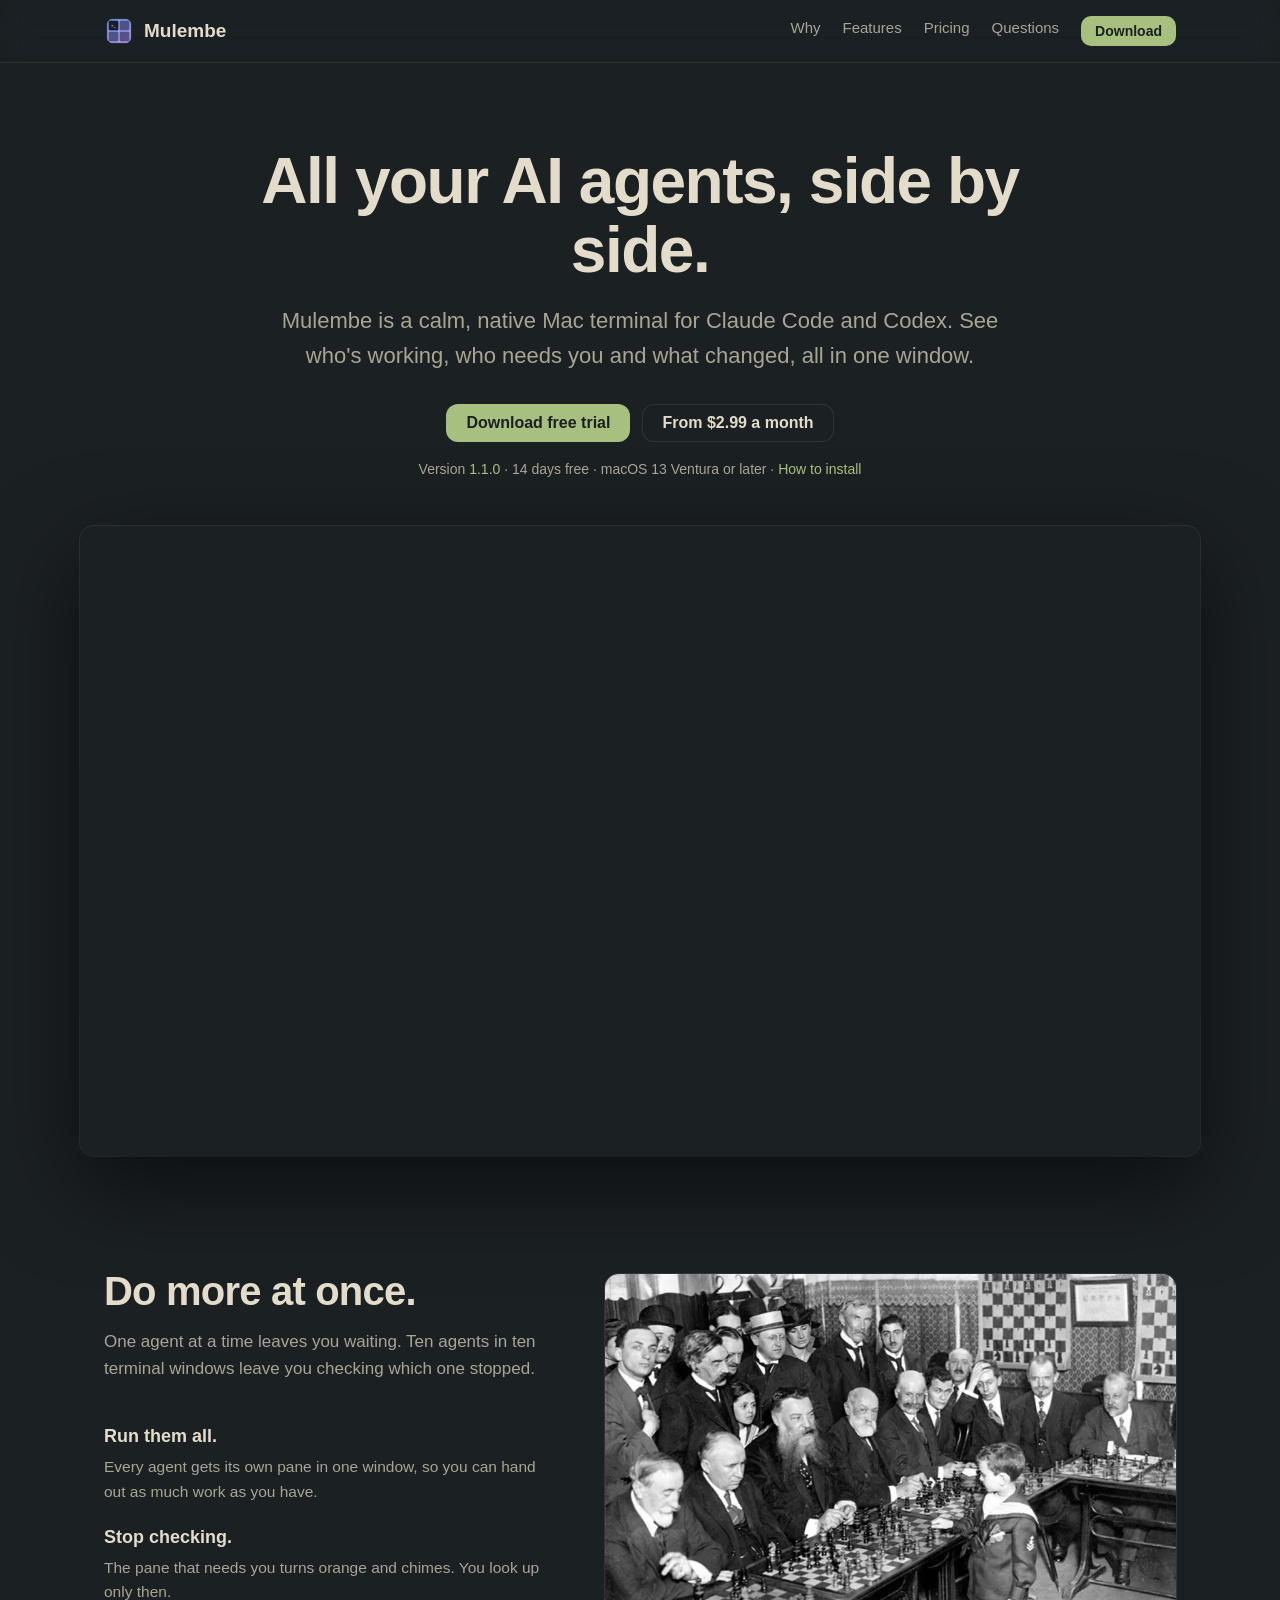
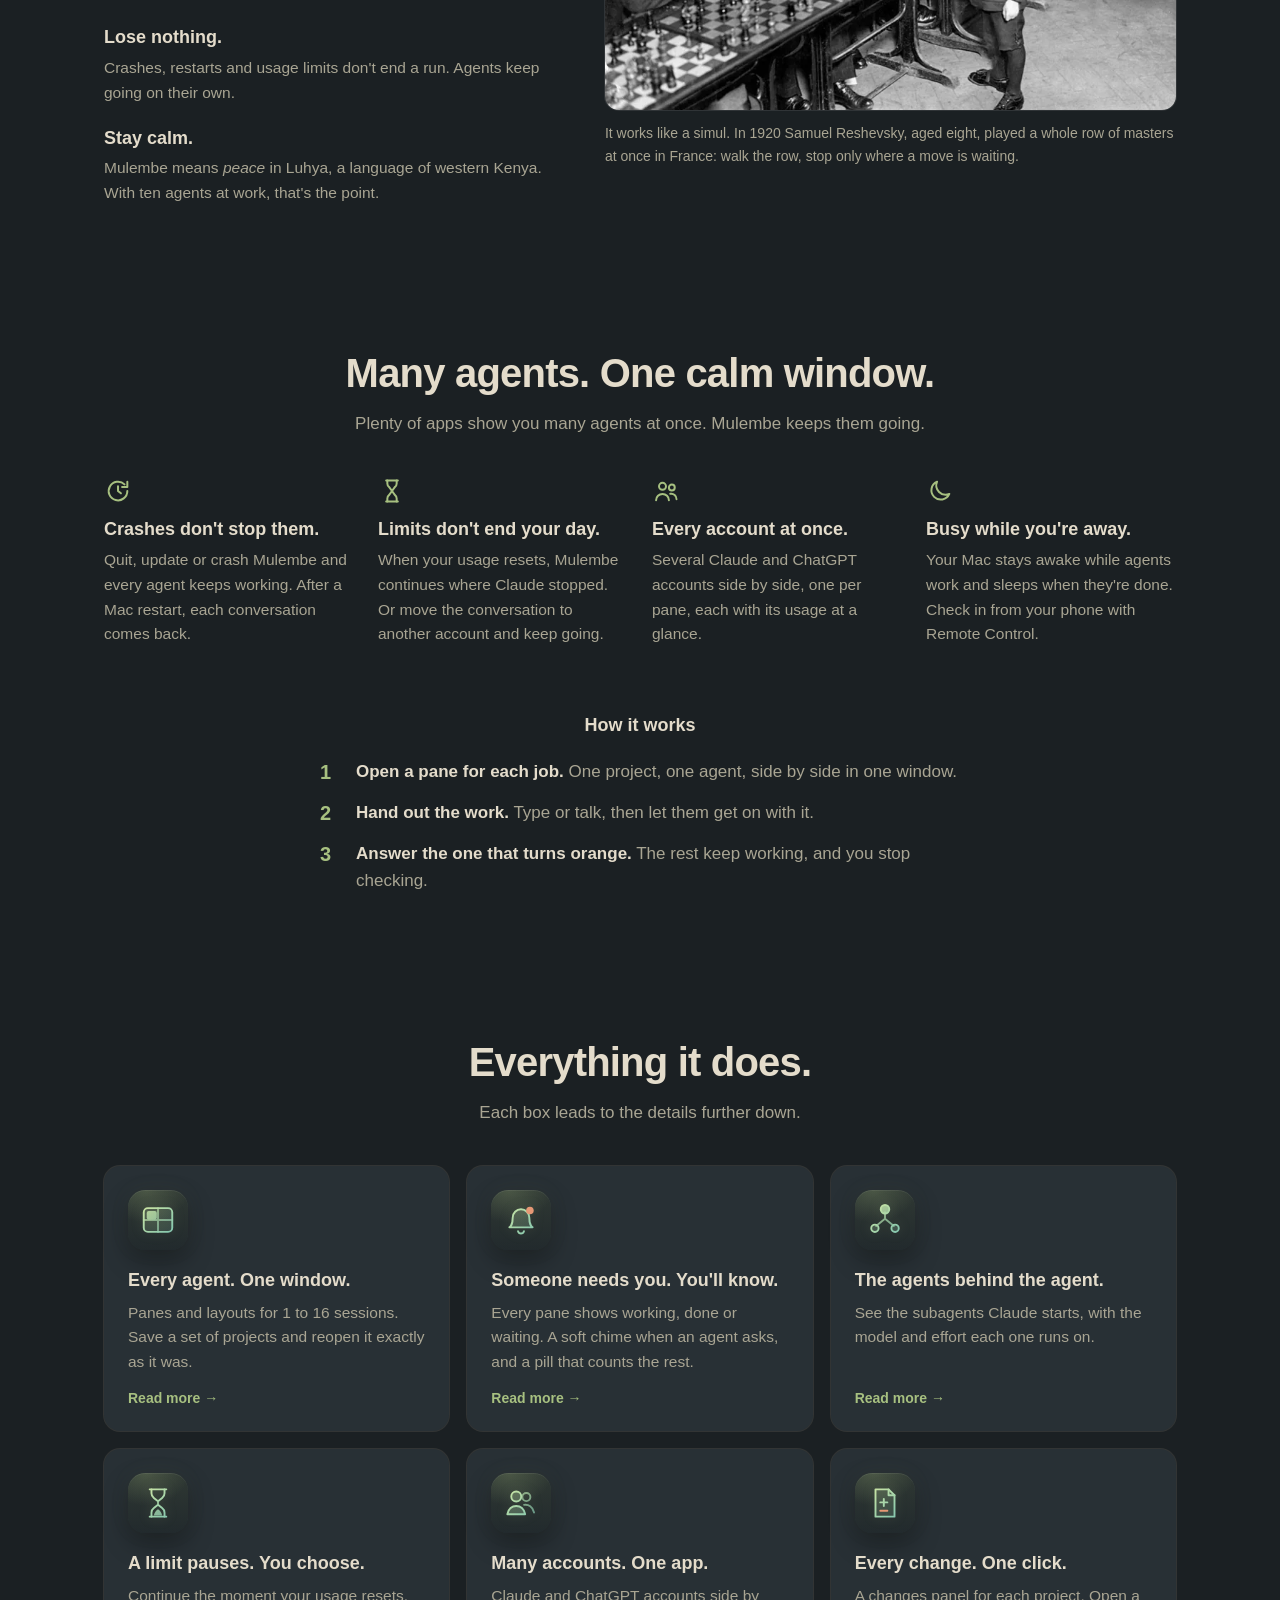
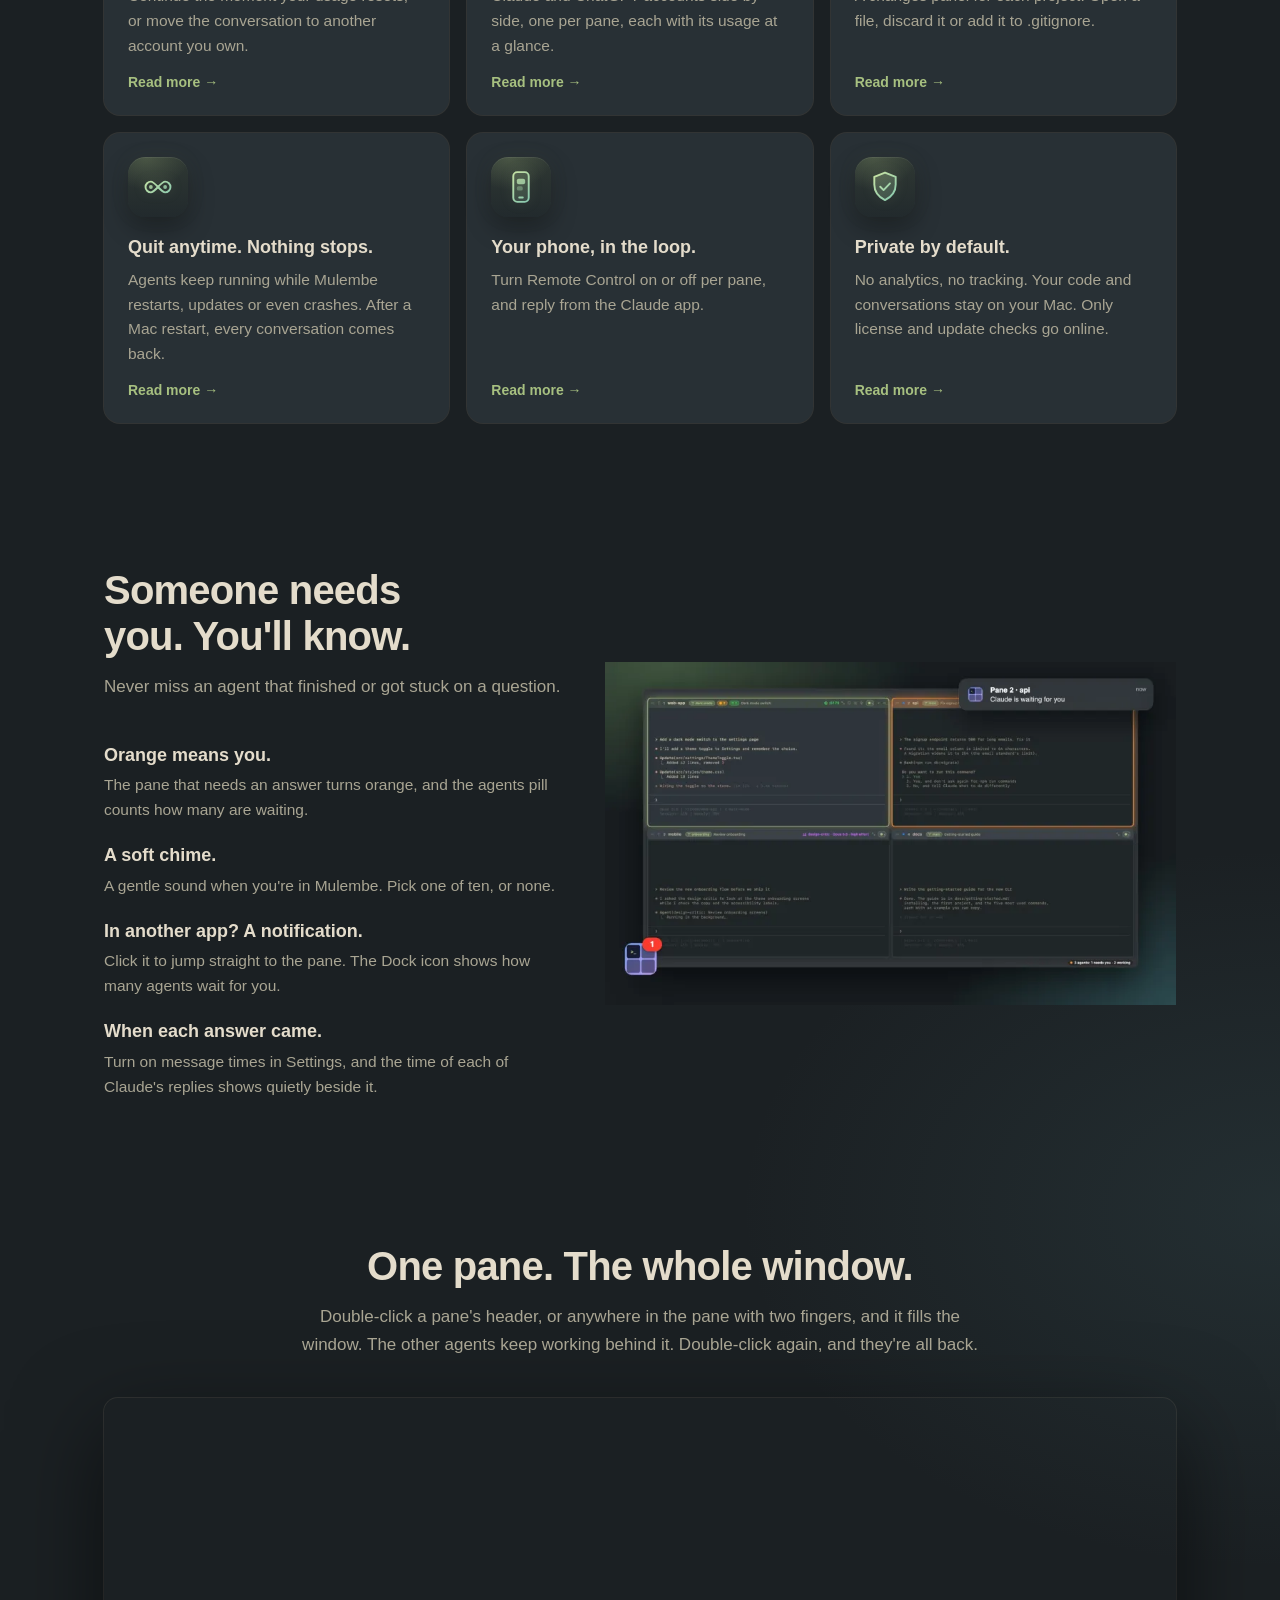
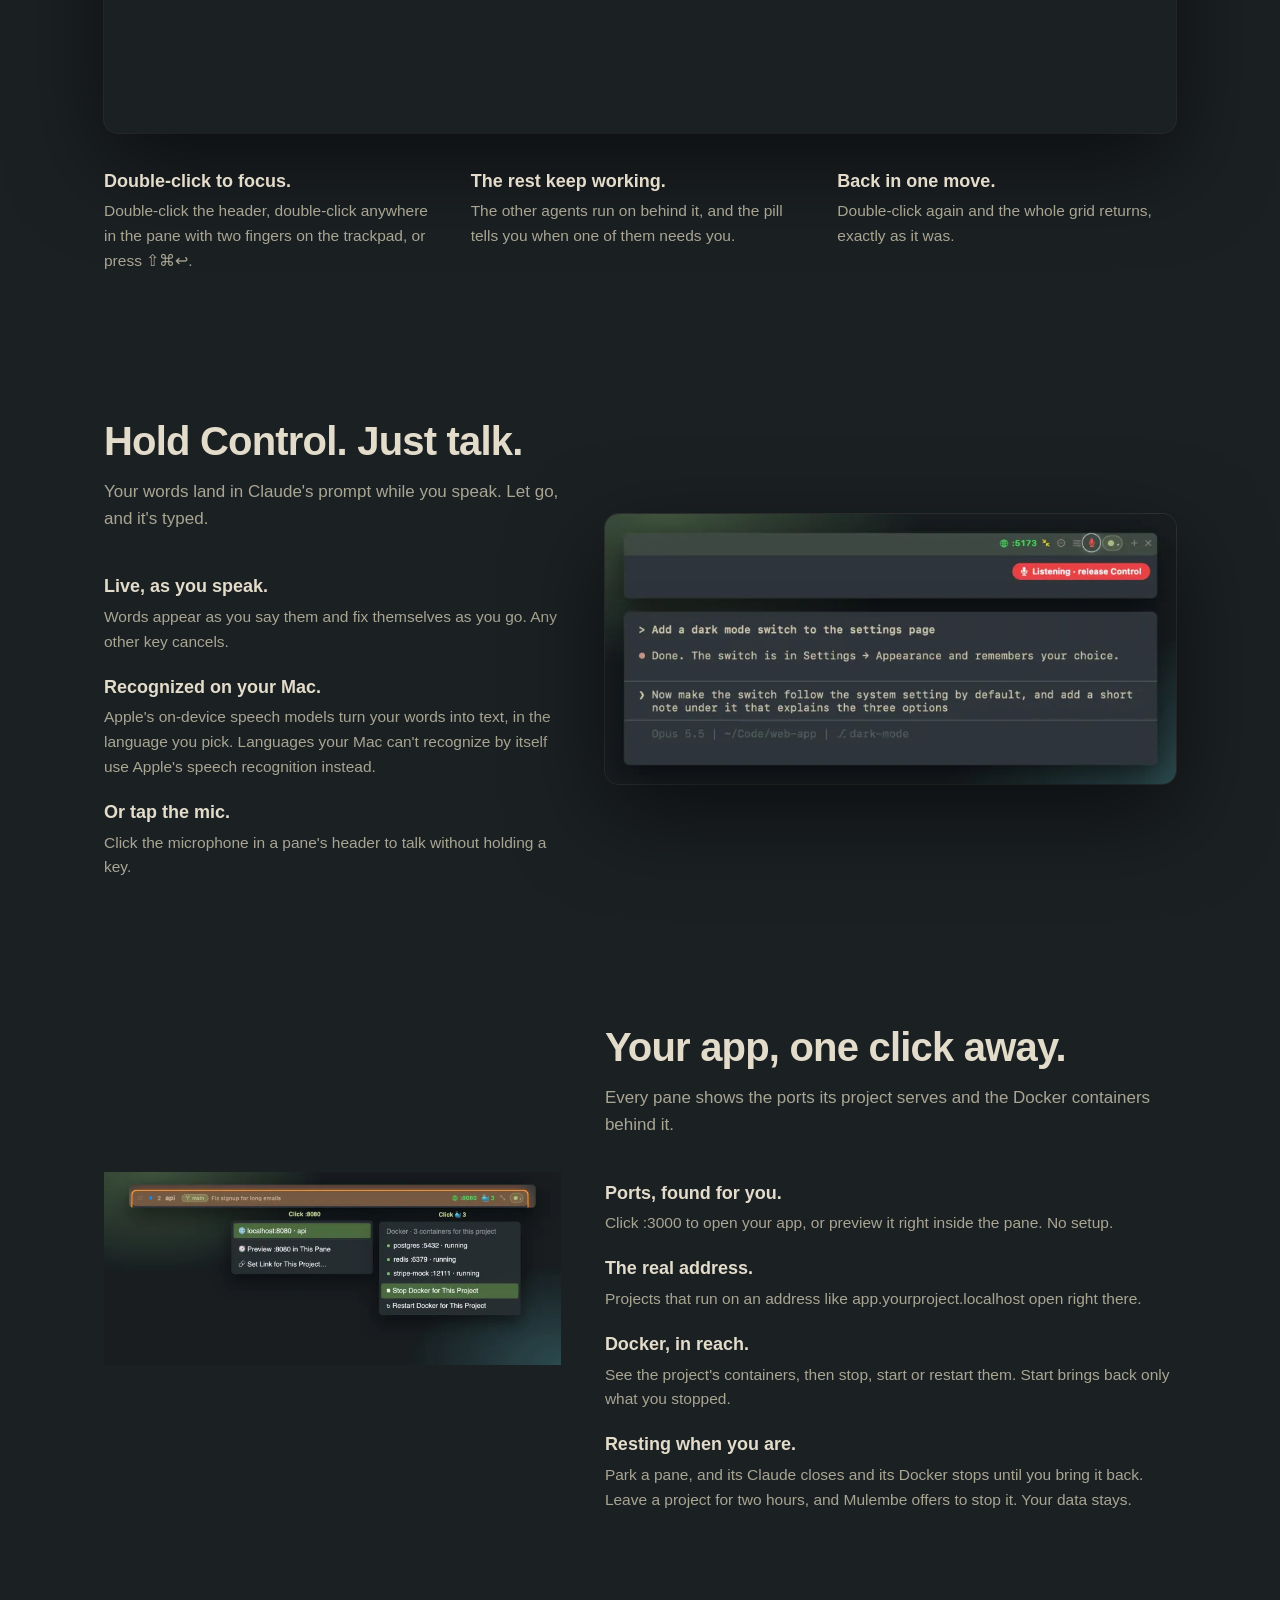
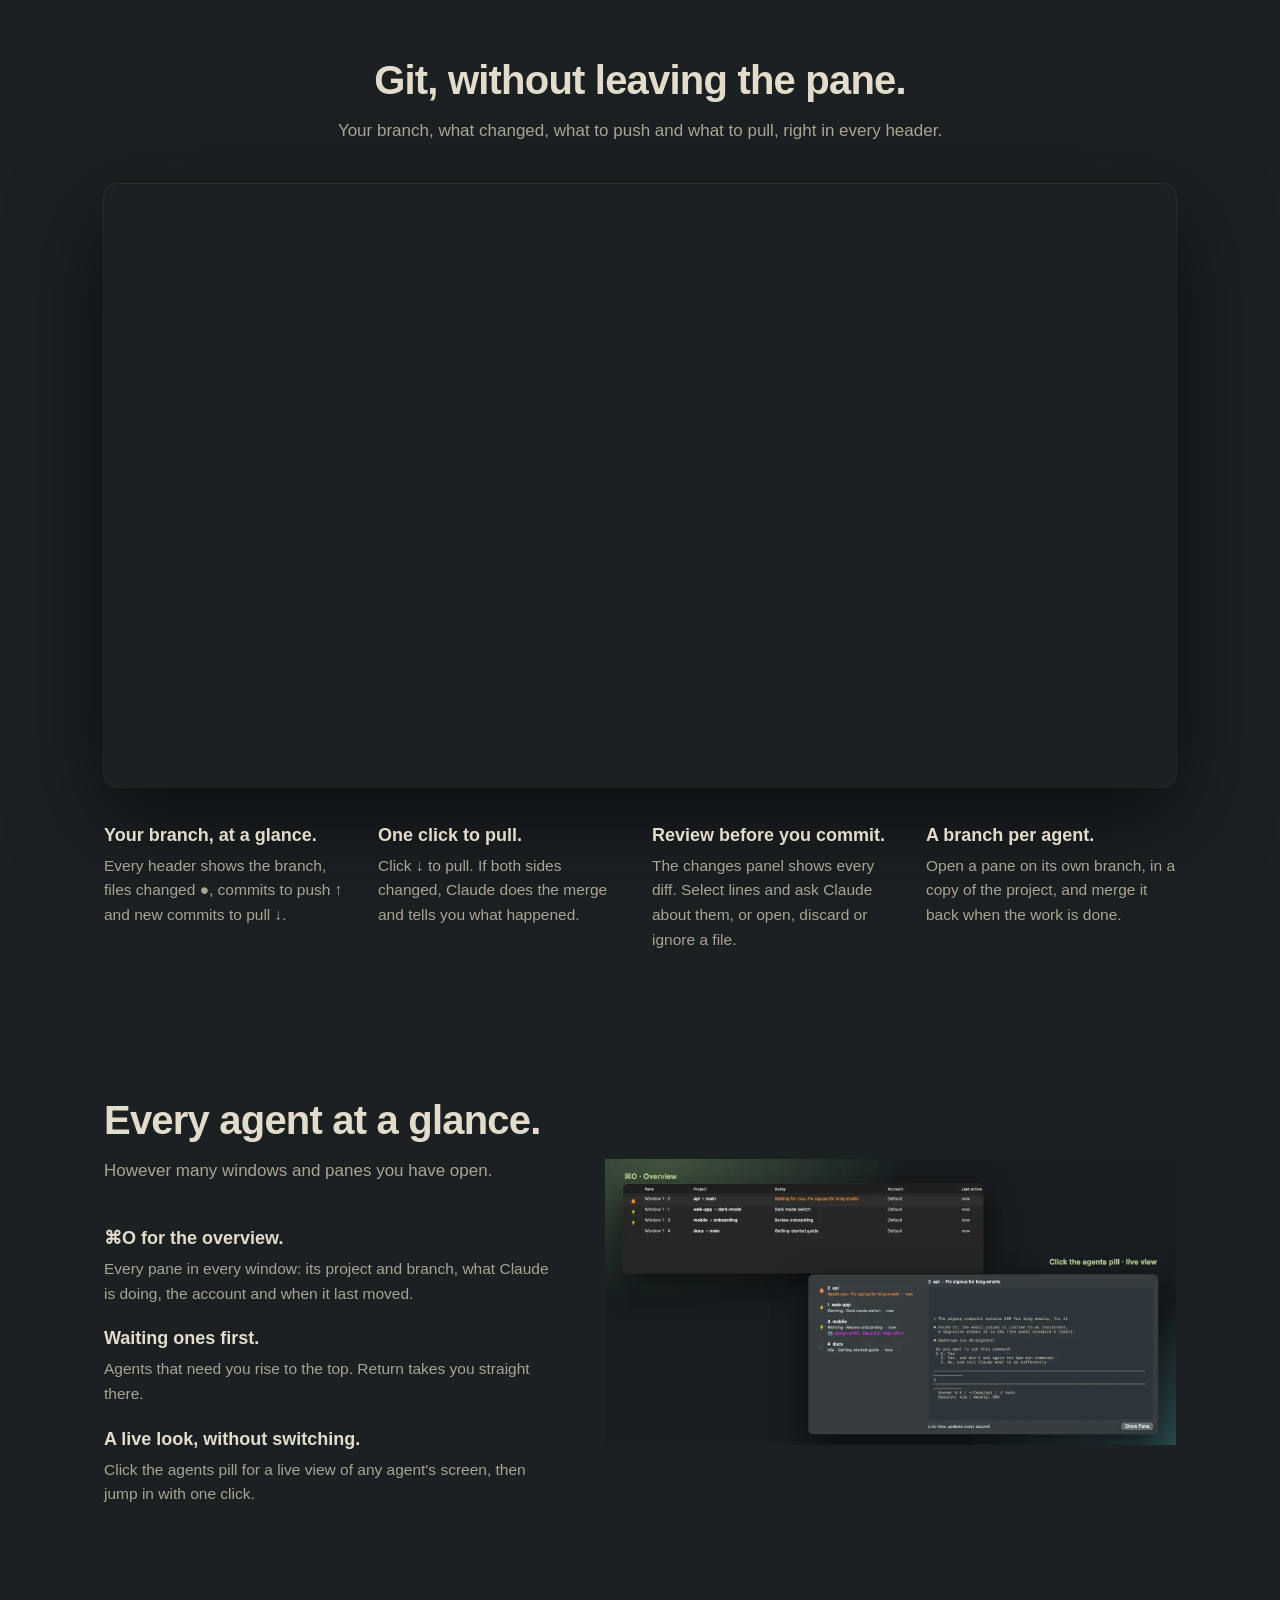
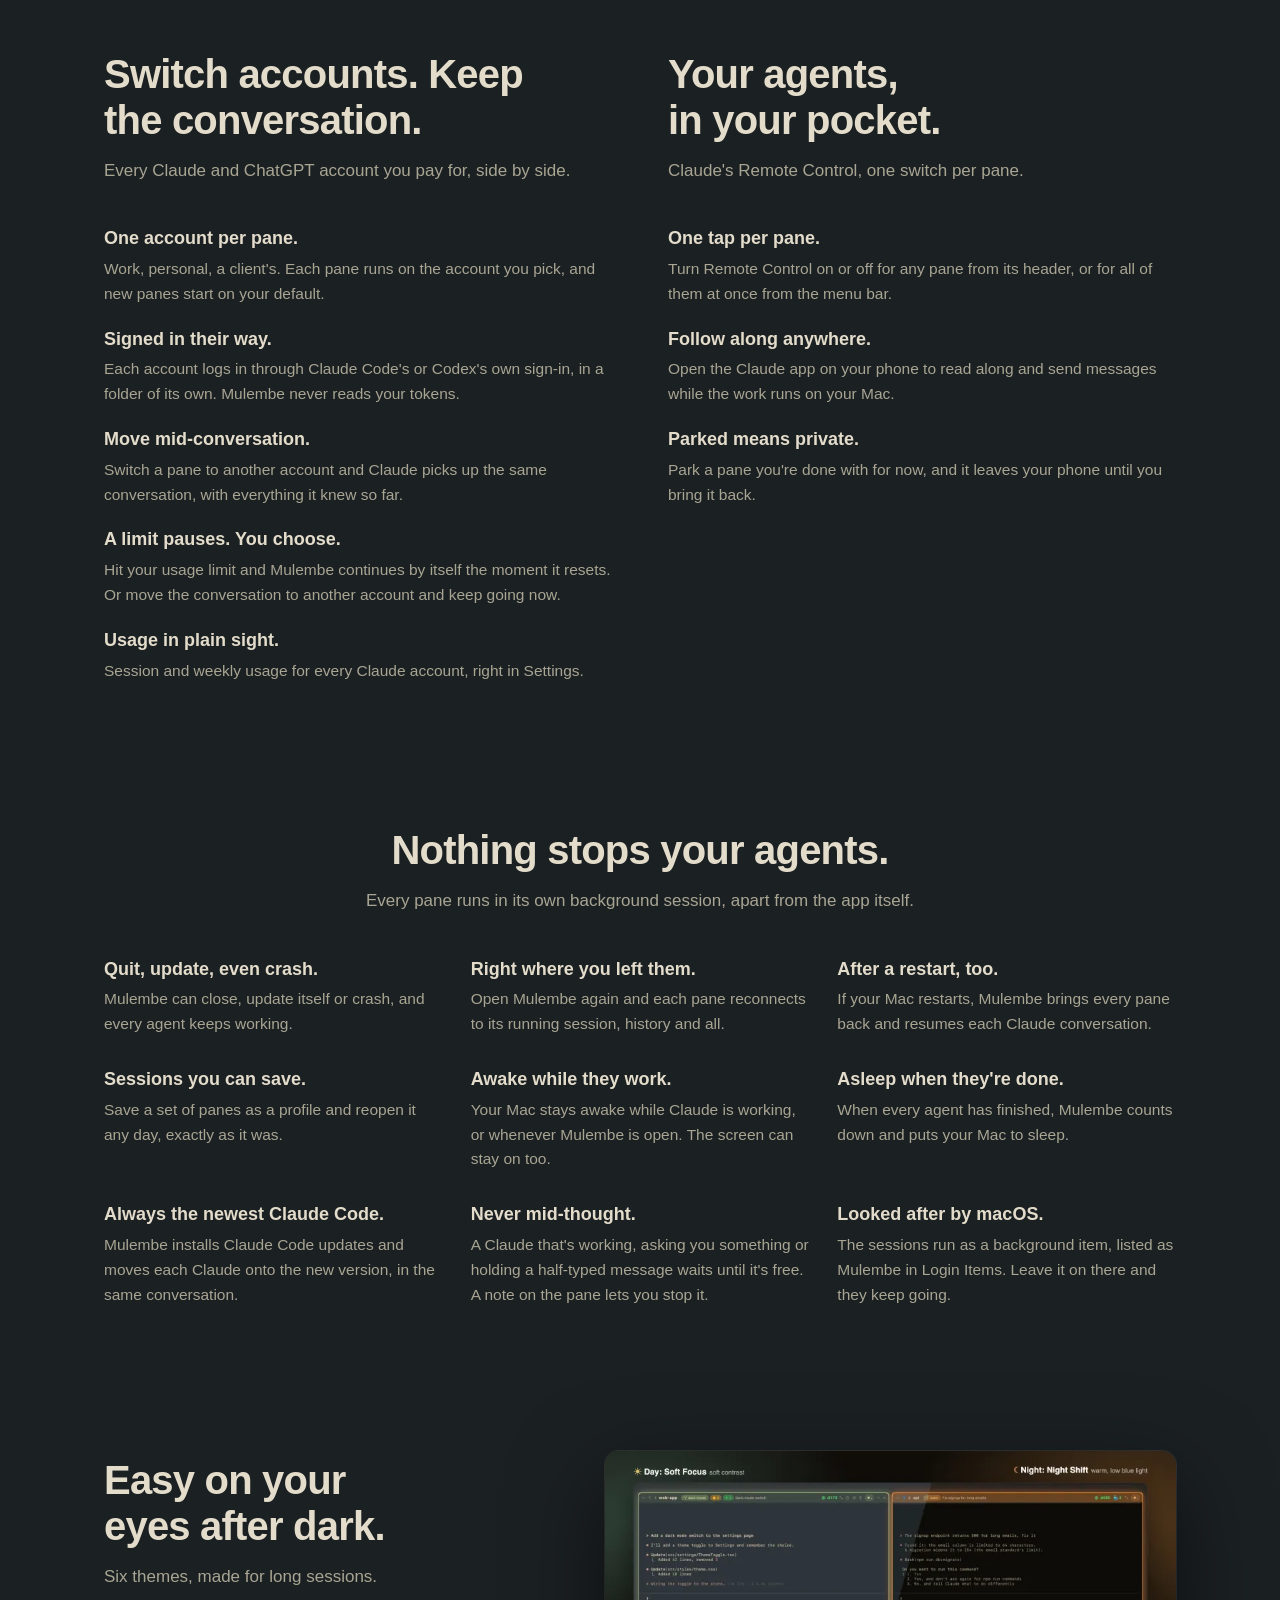
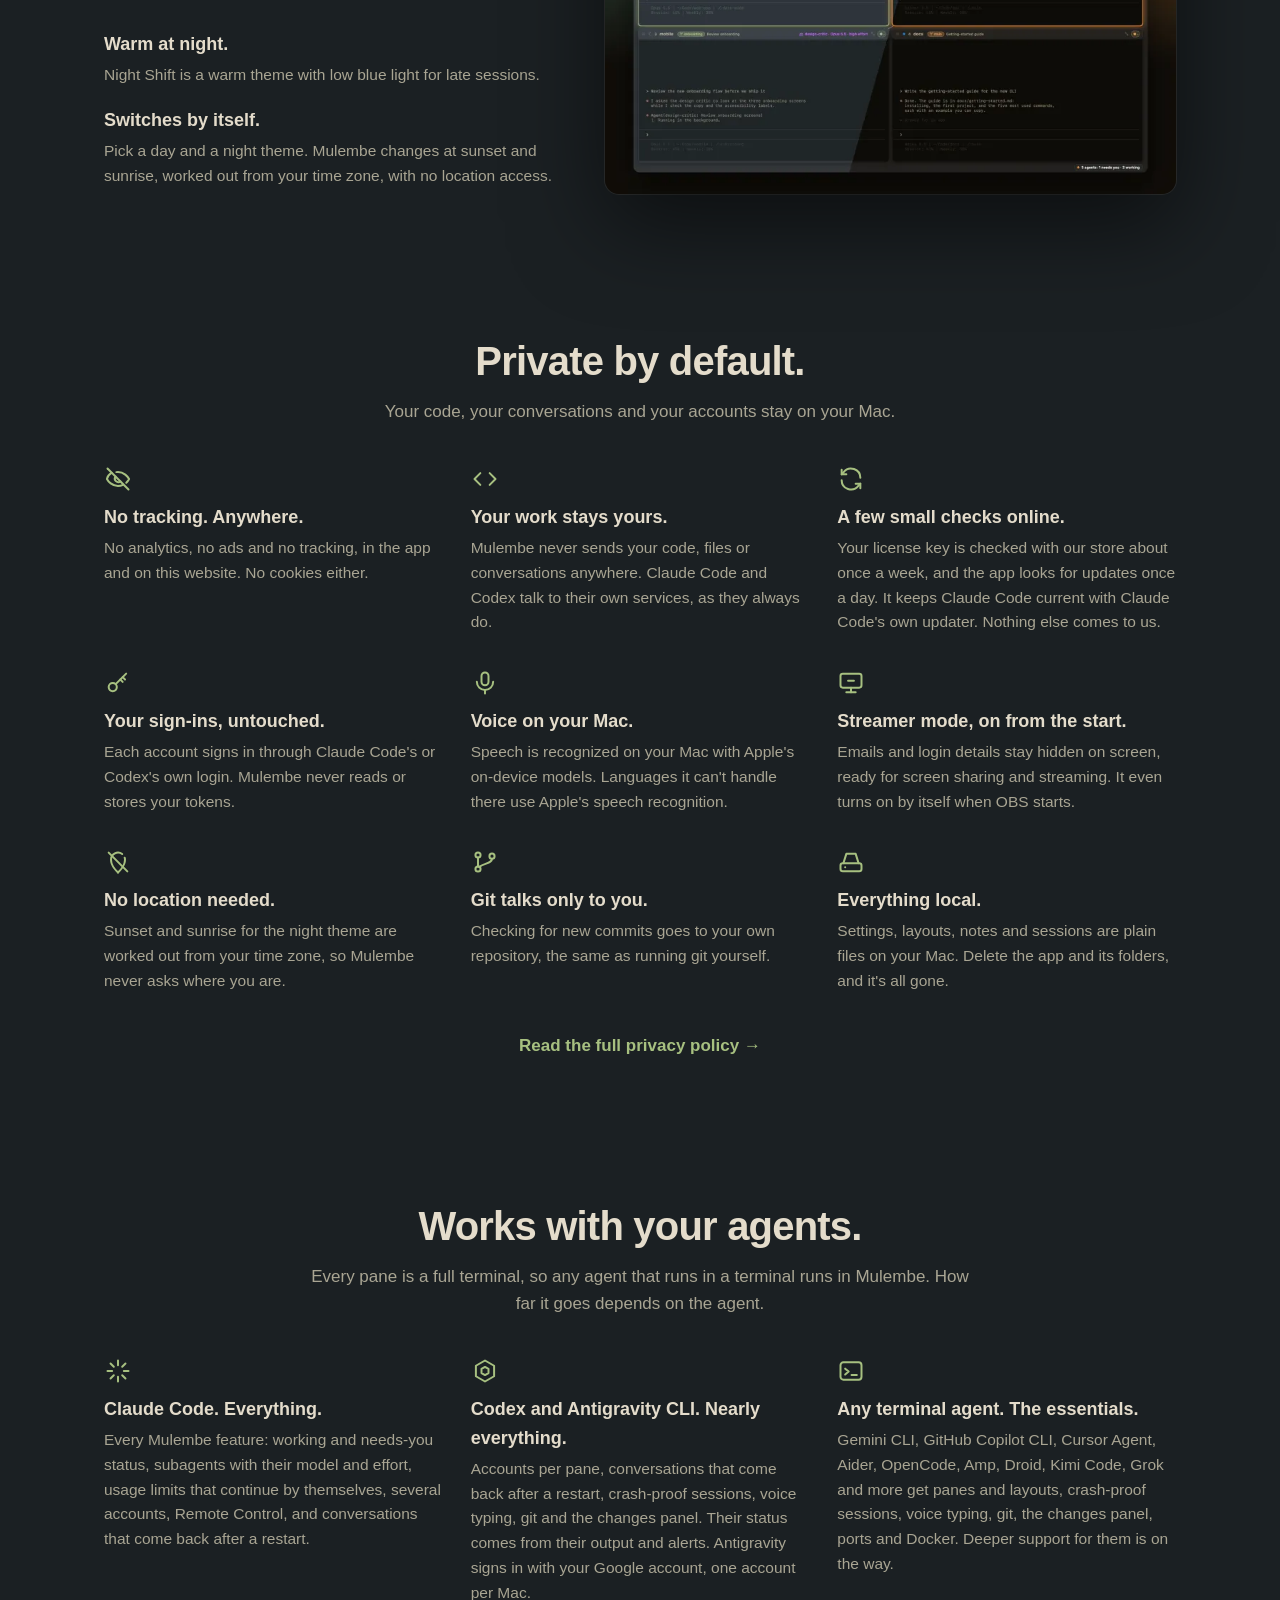
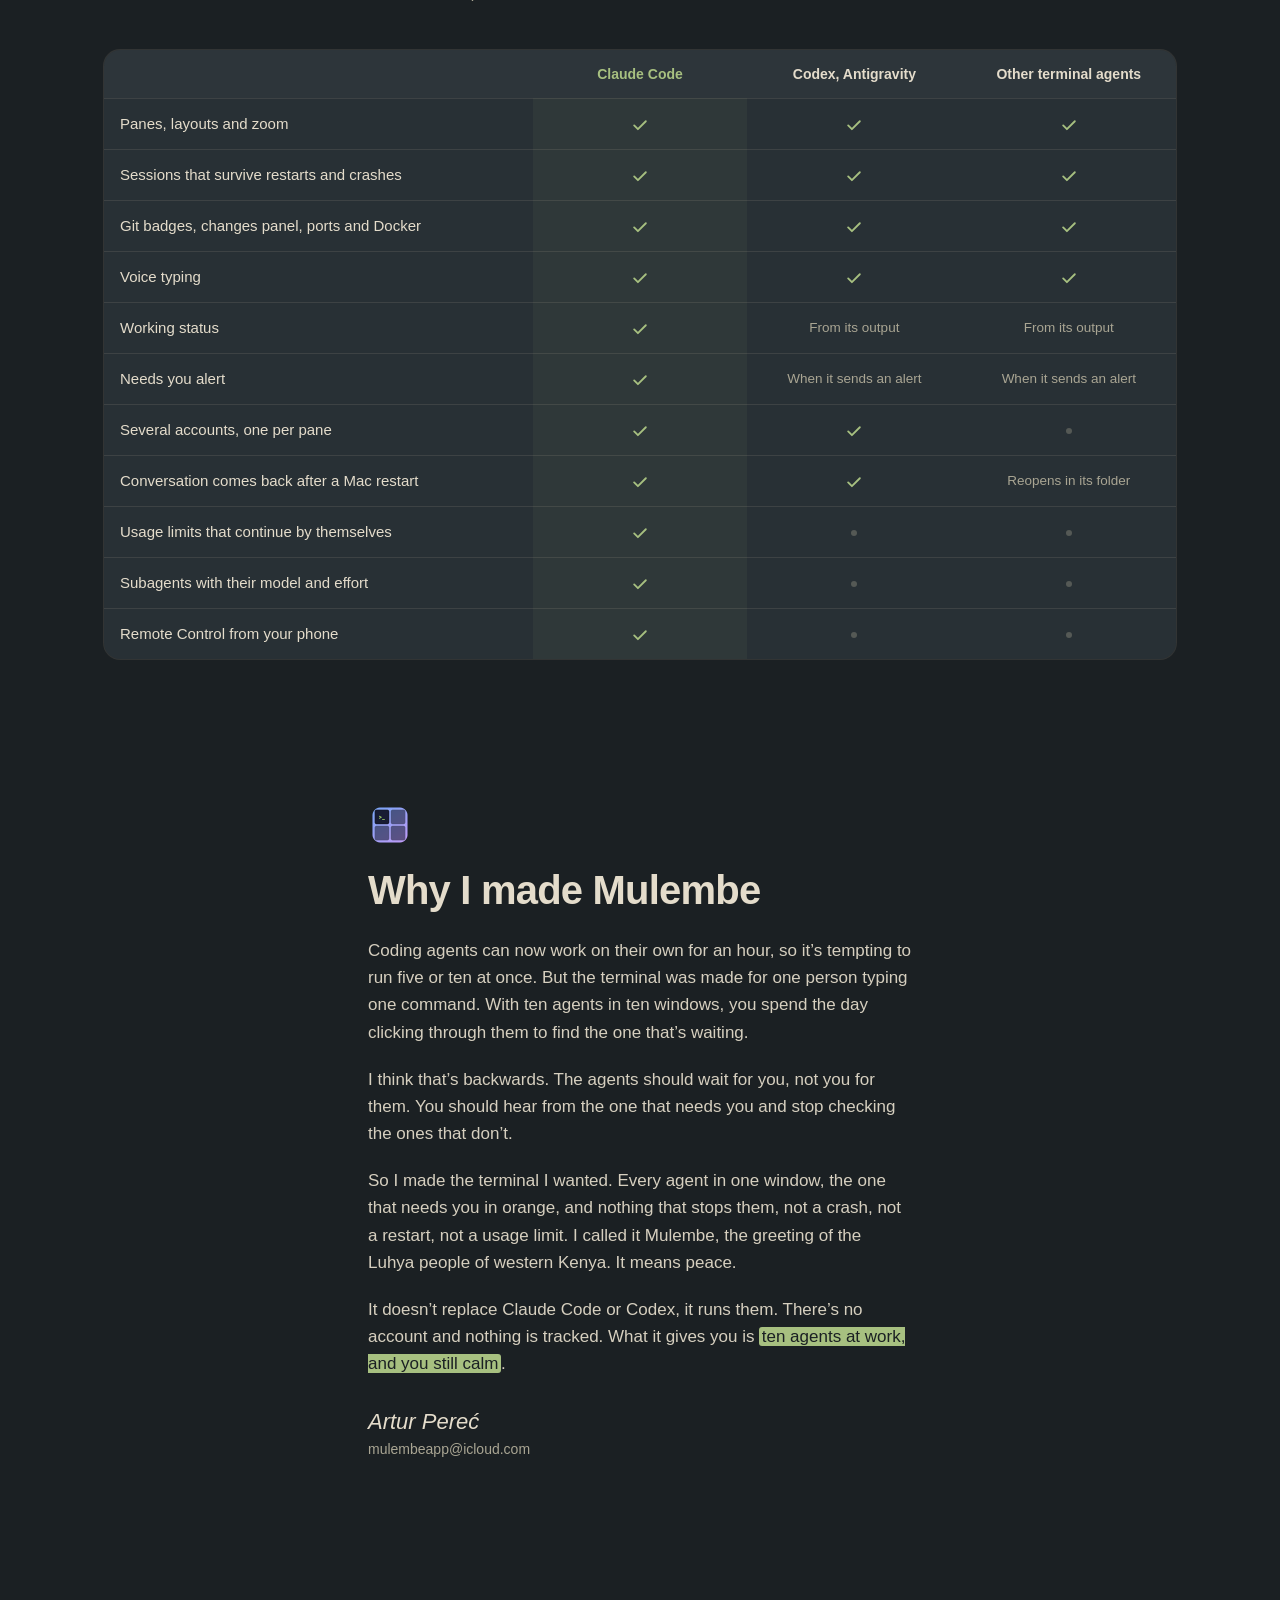
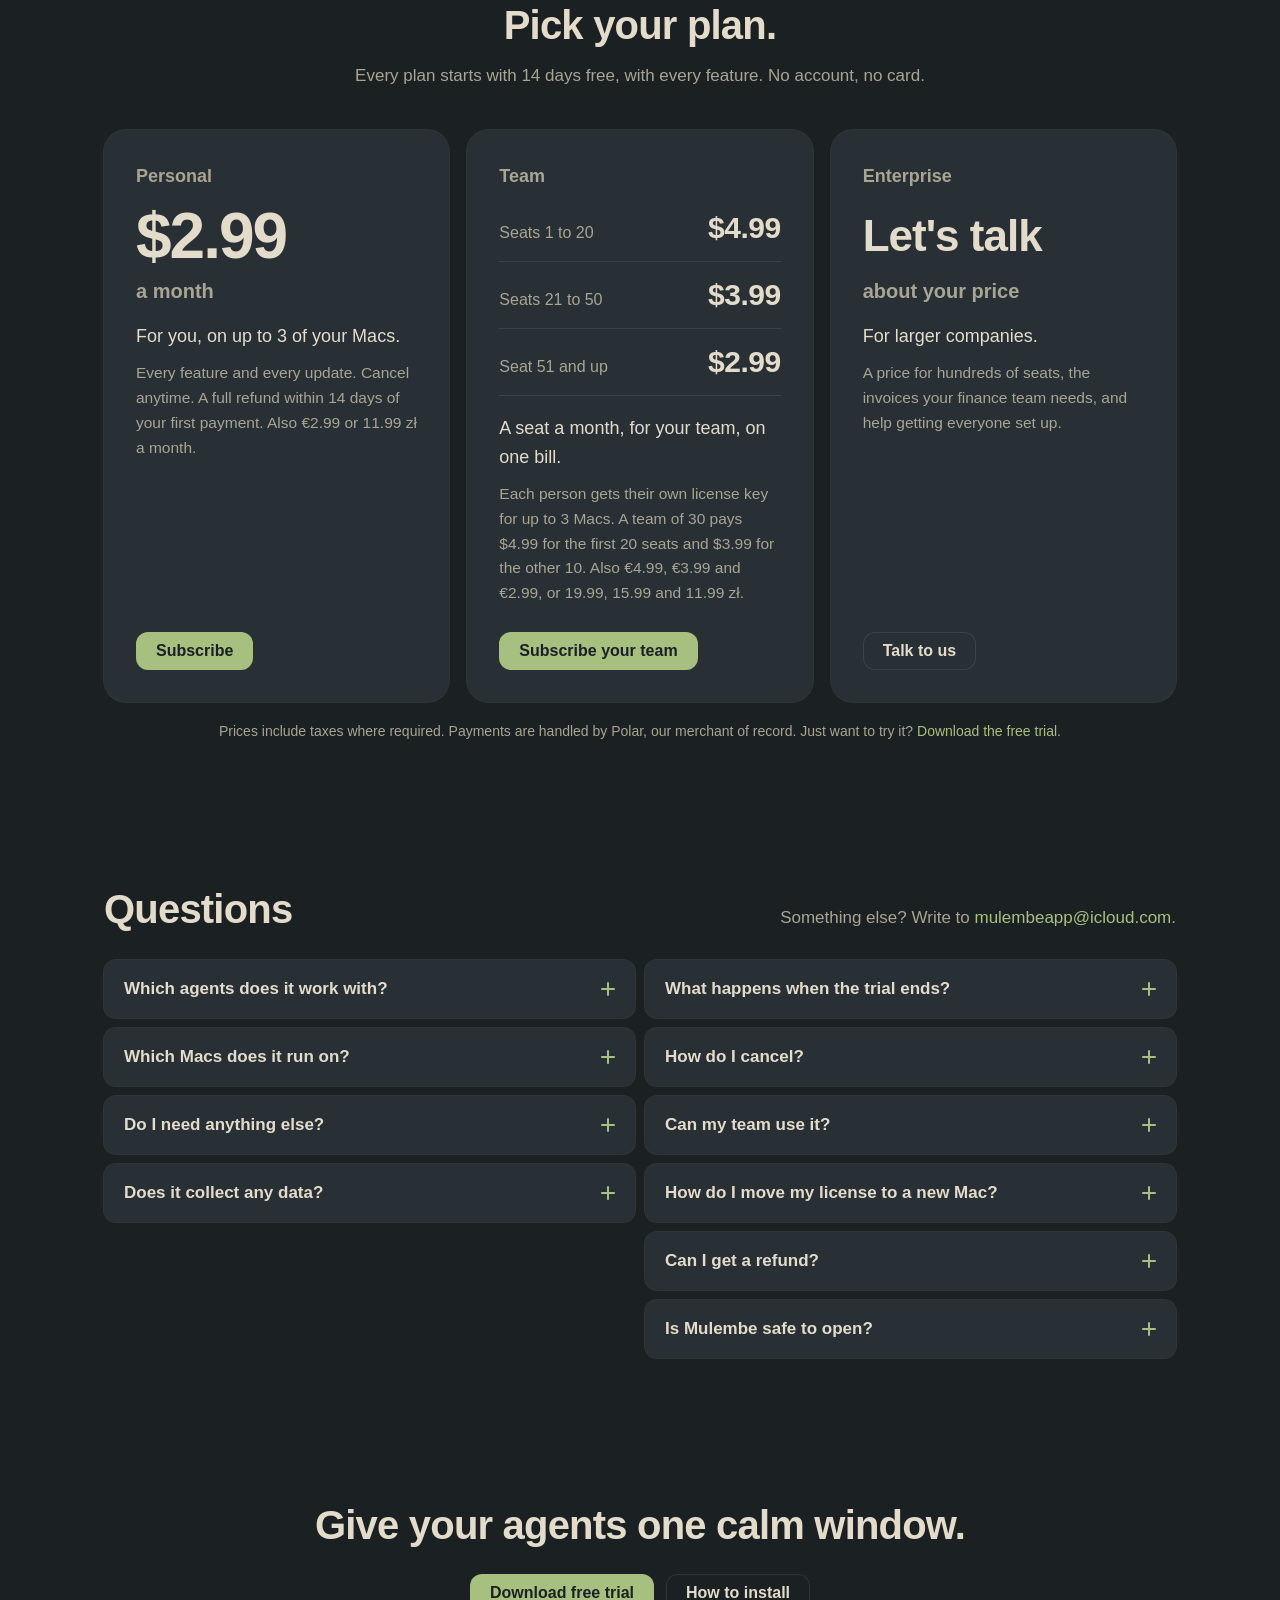
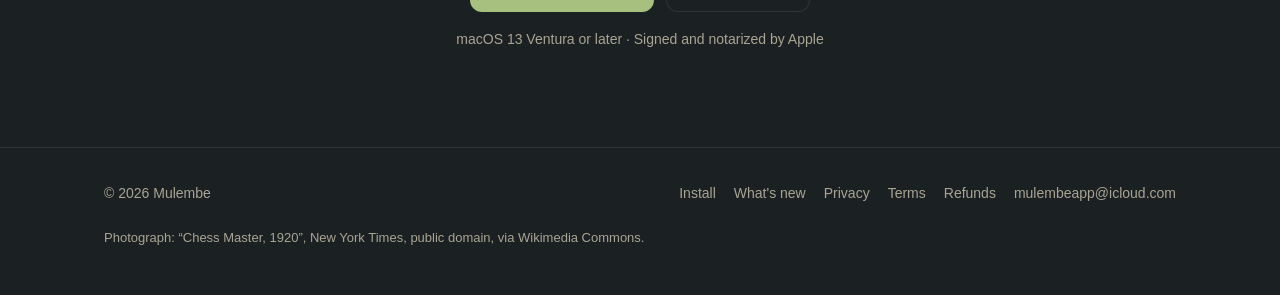
<file: index.html>
<!doctype html>
<html lang="en">
<head>
  <meta charset="utf-8">
  <meta name="viewport" content="width=device-width, initial-scale=1">
  <title>Mulembe: all your AI coding agents, side by side, on your Mac</title>
  <meta name="description" content="Mulembe is a calm, native Mac terminal for Claude Code, Codex and any terminal agent. Your agents run side by side and never stop: not for crashes, restarts or usage limits. 14-day free trial, then from $2.99 a month.">
  <meta name="google-site-verification" content="awgSpBVwiy73n4SWK_MEB2o4UoAEffG2brTuxusj59I" />
  <link rel="canonical" href="https://mulembe-app.github.io/">
  <link rel="icon" href="assets/favicon.png">
  <link rel="apple-touch-icon" href="assets/apple-touch-icon.png">
  <meta property="og:type" content="website">
  <meta property="og:site_name" content="Mulembe">
  <meta property="og:title" content="Mulembe: all your AI agents, side by side">
  <meta property="og:description" content="A calm, native Mac terminal for Claude Code and Codex. 14 days free, then from $2.99 a month.">
  <meta property="og:url" content="https://mulembe-app.github.io/">
  <meta property="og:image" content="https://mulembe-app.github.io/assets/og-preview.jpg?v=2">
  <meta property="og:image:secure_url" content="https://mulembe-app.github.io/assets/og-preview.jpg?v=2">
  <meta property="og:image:type" content="image/jpeg">
  <meta property="og:image:width" content="1200">
  <meta property="og:image:height" content="630">
  <meta property="og:image:alt" content="Mulembe: all your AI agents, side by side. A calm, native Mac terminal for Claude Code and Codex.">
  <meta name="twitter:card" content="summary_large_image">
  <meta name="twitter:title" content="Mulembe: all your AI agents, side by side">
  <meta name="twitter:description" content="A calm, native Mac terminal for Claude Code and Codex. 14 days free, then from $2.99 a month.">
  <meta name="twitter:image" content="https://mulembe-app.github.io/assets/og-preview.jpg?v=2">
  <link rel="preload" as="image" type="image/webp" imagesrcset="assets/app-800.webp 800w, assets/app-1600.webp 1600w, assets/app-2400.webp 2400w" imagesizes="(max-width: 1168px) calc(100vw - 48px), 1120px" fetchpriority="high">
  <link rel="stylesheet" href="style.css">
  <script type="application/ld+json">{"@context": "https://schema.org", "@type": "Organization", "@id": "https://mulembe-app.github.io/#organization", "name": "Mulembe", "url": "https://mulembe-app.github.io/", "logo": "https://mulembe-app.github.io/assets/icon.png", "sameAs": ["https://github.com/mulembe-app"]}</script>
  <script type="application/ld+json">{"@context": "https://schema.org", "@type": "WebSite", "name": "Mulembe", "url": "https://mulembe-app.github.io/", "publisher": {"@id": "https://mulembe-app.github.io/#organization"}}</script>
  <script type="application/ld+json">{"@context": "https://schema.org", "@type": "SoftwareApplication", "name": "Mulembe", "operatingSystem": "macOS 13 or later", "applicationCategory": "DeveloperApplication", "description": "Mulembe is a calm, native Mac terminal for running AI coding agents like Claude Code and Codex side by side: see who's working and who needs you, keep going through usage limits, talk instead of typing, and review changes. 14-day free trial.", "url": "https://mulembe-app.github.io/", "downloadUrl": "https://mulembe-app.github.io/download/Mulembe.dmg", "image": "https://mulembe-app.github.io/assets/og-preview.jpg?v=2", "screenshot": "https://mulembe-app.github.io/assets/app.jpg", "publisher": {"@id": "https://mulembe-app.github.io/#organization"}, "softwareVersion": "1.1.0", "offers": [{"@type": "Offer", "name": "Personal", "price": "2.99", "priceCurrency": "USD", "priceSpecification": {"@type": "UnitPriceSpecification", "price": "2.99", "priceCurrency": "USD", "billingDuration": "P1M", "unitCode": "MON"}, "url": "https://buy.polar.sh/polar_cl_j1NSCHEmMLJIsqXhncHn5I5Put7iufAb4Y8u10t20gW"}, {"@type": "Offer", "name": "Team", "price": "4.99", "priceCurrency": "USD", "priceSpecification": {"@type": "UnitPriceSpecification", "price": "4.99", "priceCurrency": "USD", "billingDuration": "P1M", "unitCode": "MON", "unitText": "per seat"}, "url": "https://buy.polar.sh/polar_cl_y8GOIpbQsggKqsuIQSVuuxRhFjFhiICpFkUSb2SRgUk", "description": "$4.99 a seat a month, $3.99 from the 21st seat, $2.99 from the 51st"}]}</script>
  <script type="application/ld+json">{"@context": "https://schema.org", "@type": "FAQPage", "mainEntity": [{"@type": "Question", "name": "Which agents does it work with?", "acceptedAnswer": {"@type": "Answer", "text": "Every Mulembe feature works with Claude Code, and Codex and Antigravity CLI get nearly all of them. Any other agent that runs in a terminal runs too, like Gemini CLI, GitHub Copilot CLI, Cursor Agent, Aider or OpenCode, with the essentials: panes, crash-proof sessions, voice typing, git and the changes panel. See Works with your agents."}}, {"@type": "Question", "name": "Which Macs does it run on?", "acceptedAnswer": {"@type": "Answer", "text": "Any Mac with macOS 13 Ventura or later."}}, {"@type": "Question", "name": "Do I need anything else?", "acceptedAnswer": {"@type": "Answer", "text": "Just Claude Code (or Codex). Everything Mulembe needs is built in, including tmux, which keeps your agents running while Mulembe restarts or updates."}}, {"@type": "Question", "name": "Does it collect any data?", "acceptedAnswer": {"@type": "Answer", "text": "No. Mulembe has no analytics or tracking. It goes online only to check your license key, to look for updates, and to keep Claude Code current with Claude Code's own updater. On macOS 26 voice input is recognized on your Mac. On macOS 13 to 15, and for languages your Mac can't handle itself, Apple's speech recognition service does the work. See the privacy policy."}}, {"@type": "Question", "name": "What happens when the trial ends?", "acceptedAnswer": {"@type": "Answer", "text": "Mulembe asks you to subscribe, or to enter your license key, before you can keep working in it. Your sessions keep running in the background, so everything is right where you left it once you activate."}}, {"@type": "Question", "name": "How do I cancel?", "acceptedAnswer": {"@type": "Answer", "text": "Anytime, in the Polar customer portal linked in your receipt. Mulembe keeps working until the end of the month you paid for, and you aren't charged again."}}, {"@type": "Question", "name": "Can my team use it?", "acceptedAnswer": {"@type": "Answer", "text": "Yes. Team is $4.99 a seat a month, $3.99 from the 21st seat and $2.99 from the 51st, all on one bill, and each person gets their own license key. For a larger company, write to us."}}, {"@type": "Question", "name": "How do I move my license to a new Mac?", "acceptedAnswer": {"@type": "Answer", "text": "Open Mulembe → License on the old Mac and click Deactivate This Mac. You can also manage your Macs in the Polar customer portal linked in your receipt."}}, {"@type": "Question", "name": "Can I get a refund?", "acceptedAnswer": {"@type": "Answer", "text": "Yes. Email us within 14 days of your first payment for a full refund. See the refund policy."}}, {"@type": "Question", "name": "Is Mulembe safe to open?", "acceptedAnswer": {"@type": "Answer", "text": "Yes. It's signed with an Apple Developer ID and notarized by Apple, which checks it for malware, so macOS opens it like any other app you download. The install steps take a minute."}}]}</script>
</head>
<body>
<header class="top">
  <div class="wrap">
    <a class="brand" href="#top"><img src="assets/icon-88.png" width="30" height="30" alt="">Mulembe</a>
    <nav class="links">
      <a href="#why">Why</a>
      <a href="#features">Features</a>
      <a href="#pricing">Pricing</a>
      <a href="#faq">Questions</a>
      <a class="button small" href="download/Mulembe.dmg">Download</a>
    </nav>
    <details class="menu">
      <summary aria-label="Menu"><span class="bars" aria-hidden="true"></span></summary>
      <nav class="menu-links">
        <a onclick="this.closest('details').open = false" href="#why">Why</a>
        <a onclick="this.closest('details').open = false" href="#features">Features</a>
        <a onclick="this.closest('details').open = false" href="#pricing">Pricing</a>
        <a onclick="this.closest('details').open = false" href="#faq">Questions</a>
        <a onclick="this.closest('details').open = false" href="install.html">Install</a>
      </nav>
    </details>
  </div>
</header>

<main id="top">
  <div class="wrap hero">
    <h1>All your AI agents, side by side.</h1>
    <p class="lead">Mulembe is a calm, native Mac terminal for Claude Code and Codex. See who's working, who needs you and what changed, all in one window.</p>
    <div class="actions">
      <a class="button" href="download/Mulembe.dmg">Download free trial</a>
      <a class="button ghost" href="#pricing">From $2.99 a month</a>
    </div>
    <div class="meta">Version <a href="changelog.html">1.1.0</a> · 14 days free · macOS 13 Ventura or later · <a href="install.html">How to install</a></div>
    <div class="shot"><picture><source type="image/webp" srcset="assets/app-800.webp 800w, assets/app-1600.webp 1600w, assets/app-2400.webp 2400w" sizes="(max-width: 1168px) calc(100vw - 48px), 1120px"><img src="assets/app.jpg" width="1600" height="900" alt="Mulembe with four Claude Code sessions side by side: one working, one asking a question, one running a design-critic agent, one finished, with their ports and Docker containers in the headers." fetchpriority="high" decoding="async"></picture></div>
  </div>

  <!-- WHY: what it does for you -->
  <section id="why">
    <div class="wrap split simul">
      <div>
        <h2>Do more at once.</h2>
        <p class="intro">One agent at a time leaves you waiting. Ten agents in ten terminal windows leave you checking which one stopped.</p>
        <div class="points">
          <div><h3>Run them all.</h3><p>Every agent gets its own pane in one window, so you can hand out as much work as you have.</p></div>
          <div><h3>Stop checking.</h3><p>The pane that needs you turns orange and chimes. You look up only then.</p></div>
          <div><h3>Lose nothing.</h3><p>Crashes, restarts and usage limits don't end a run. Agents keep going on their own.</p></div>
          <div><h3>Stay calm.</h3><p>Mulembe means <i>peace</i> in Luhya, a language of western Kenya. With ten agents at work, that's the point.</p></div>
        </div>
      </div>
      <figure class="photo">
        <img src="assets/simul-1920.webp" srcset="assets/simul-800.webp 800w, assets/simul-1920.webp 1400w" sizes="(max-width: 860px) calc(100vw - 48px), 600px" width="1400" height="1068" alt="Eight-year-old Samuel Reshevsky in a sailor suit, standing at a row of tables, playing chess against a line of grown men at once." loading="lazy" decoding="async">
        <figcaption>It works like a simul. In 1920 Samuel Reshevsky, aged eight, played a whole row of masters at once in France: walk the row, stop only where a move is waiting.</figcaption>
      </figure>
    </div>
  </section>

  <section id="apart">
    <div class="wrap">
      <h2>Many agents. One calm window.</h2>
      <p class="intro">Plenty of apps show you many agents at once. Mulembe keeps them going.</p>
      <div class="points four">
        <div><svg class="ico" viewBox="0 0 24 24" fill="none" stroke="currentColor" stroke-width="1.7" stroke-linecap="round" stroke-linejoin="round" aria-hidden="true"><path d="M20 12a8 8 0 1 1-2.4-5.7"/><path d="M20 4v4.5h-4.5"/><path d="M12 8v4l2.5 2"/></svg><h3>Crashes don't stop them.</h3><p>Quit, update or crash Mulembe and every agent keeps working. After a Mac restart, each conversation comes back.</p></div>
        <div><svg class="ico" viewBox="0 0 24 24" fill="none" stroke="currentColor" stroke-width="1.7" stroke-linecap="round" stroke-linejoin="round" aria-hidden="true"><path d="M7 3h10M7 21h10"/><path d="M8 3v2.5a4 4 0 0 0 1.6 3.2L12 12l2.4-3.3A4 4 0 0 0 16 5.5V3"/><path d="M8 21v-2.5a4 4 0 0 1 1.6-3.2L12 12l2.4 3.3a4 4 0 0 1 1.6 3.2V21"/></svg><h3>Limits don't end your day.</h3><p>When your usage resets, Mulembe continues where Claude stopped. Or move the conversation to another account and keep going.</p></div>
        <div><svg class="ico" viewBox="0 0 24 24" fill="none" stroke="currentColor" stroke-width="1.7" stroke-linecap="round" stroke-linejoin="round" aria-hidden="true"><circle cx="9" cy="8" r="3"/><path d="M3.5 20a5.5 5.5 0 0 1 11 0"/><circle cx="17" cy="9" r="2.5"/><path d="M15.6 14.4A4.5 4.5 0 0 1 21 19"/></svg><h3>Every account at once.</h3><p>Several Claude and ChatGPT accounts side by side, one per pane, each with its usage at a glance.</p></div>
        <div><svg class="ico" viewBox="0 0 24 24" fill="none" stroke="currentColor" stroke-width="1.7" stroke-linecap="round" stroke-linejoin="round" aria-hidden="true"><path d="M20 14.5A8 8 0 0 1 9.5 4a8 8 0 1 0 10.5 10.5z"/></svg><h3>Busy while you're away.</h3><p>Your Mac stays awake while agents work and sleeps when they're done. Check in from your phone with Remote Control.</p></div>
      </div>
      <div class="how">
        <h3>How it works</h3>
        <ol>
          <li><b>Open a pane for each job.</b> One project, one agent, side by side in one window.</li>
          <li><b>Hand out the work.</b> Type or talk, then let them get on with it.</li>
          <li><b>Answer the one that turns orange.</b> The rest keep working, and you stop checking.</li>
        </ol>
      </div>
    </div>
  </section>

  <!-- HOW: the features -->
  <section id="features">
    <div class="wrap">
      <h2>Everything it does.</h2>
      <p class="intro">Each box leads to the details further down.</p>
      <div class="grid">
        <a class="card link" href="#focus"><div class="icon"><svg viewBox="0 0 32 32" fill="none" aria-hidden="true"><defs><linearGradient id="ig1" x1="4" y1="3" x2="28" y2="29" gradientUnits="userSpaceOnUse"><stop offset="0" stop-color="#cfe6a3"/><stop offset="1" stop-color="#7fc4b0"/></linearGradient></defs> <rect x="4" y="6" width="24" height="20" rx="3.5" fill="url(#ig1)" fill-opacity="0.16" stroke="url(#ig1)" stroke-width="1.6" stroke-linecap="round" stroke-linejoin="round"/> <rect x="6.5" y="8.5" width="8.5" height="7" rx="1.6" fill="url(#ig1)" fill-opacity="0.85"/> <path d="M16 6v20M4 16h24" stroke="url(#ig1)" stroke-width="1.6" stroke-linecap="round" stroke-linejoin="round" stroke-opacity=".7"/></svg></div><h3>Every agent. One window.</h3><p>Panes and layouts for 1 to 16 sessions. Save a set of projects and reopen it exactly as it was.</p><span class="more">Read more →</span></a>
        <a class="card link" href="#notifications"><div class="icon"><svg viewBox="0 0 32 32" fill="none" aria-hidden="true"><defs><linearGradient id="ig2" x1="4" y1="3" x2="28" y2="29" gradientUnits="userSpaceOnUse"><stop offset="0" stop-color="#cfe6a3"/><stop offset="1" stop-color="#7fc4b0"/></linearGradient></defs> <path d="M9 14a7 7 0 0 1 14 0c0 6.5 2.8 8.2 2.8 8.2H6.2S9 20.5 9 14z" fill="url(#ig2)" fill-opacity="0.22" stroke="url(#ig2)" stroke-width="1.6" stroke-linecap="round" stroke-linejoin="round"/> <path d="M13.5 25.5a2.6 2.6 0 0 0 5 0" stroke="url(#ig2)" stroke-width="1.6" stroke-linecap="round" stroke-linejoin="round"/> <circle cx="23.5" cy="8" r="3.2" fill="#e69875"/></svg></div><h3>Someone needs you. You'll know.</h3><p>Every pane shows working, done or waiting. A soft chime when an agent asks, and a pill that counts the rest.</p><span class="more">Read more →</span></a>
        <a class="card link" href="#overview"><div class="icon"><svg viewBox="0 0 32 32" fill="none" aria-hidden="true"><defs><linearGradient id="ig3" x1="4" y1="3" x2="28" y2="29" gradientUnits="userSpaceOnUse"><stop offset="0" stop-color="#cfe6a3"/><stop offset="1" stop-color="#7fc4b0"/></linearGradient></defs> <path d="M16 9.5v5.5M16 15l-7.5 6M16 15l7.5 6" stroke="url(#ig3)" stroke-width="1.6" stroke-linecap="round" stroke-linejoin="round" stroke-opacity=".75"/> <circle cx="16" cy="7" r="3.6" fill="url(#ig3)" fill-opacity="0.85" stroke="url(#ig3)" stroke-width="1.6" stroke-linecap="round" stroke-linejoin="round"/> <circle cx="7.5" cy="23" r="3.1" fill="url(#ig3)" fill-opacity="0.22" stroke="url(#ig3)" stroke-width="1.6" stroke-linecap="round" stroke-linejoin="round"/> <circle cx="24.5" cy="23" r="3.1" fill="url(#ig3)" fill-opacity="0.22" stroke="url(#ig3)" stroke-width="1.6" stroke-linecap="round" stroke-linejoin="round"/></svg></div><h3>The agents behind the agent.</h3><p>See the subagents Claude starts, with the model and effort each one runs on.</p><span class="more">Read more →</span></a>
        <a class="card link" href="#accounts"><div class="icon"><svg viewBox="0 0 32 32" fill="none" aria-hidden="true"><defs><linearGradient id="ig4" x1="4" y1="3" x2="28" y2="29" gradientUnits="userSpaceOnUse"><stop offset="0" stop-color="#cfe6a3"/><stop offset="1" stop-color="#7fc4b0"/></linearGradient></defs> <path d="M9 4.5h14M9 27.5h14" stroke="url(#ig4)" stroke-width="1.6" stroke-linecap="round" stroke-linejoin="round"/> <path d="M10.5 4.5v3.2a5 5 0 0 0 2 4L16 14.5l3.5-2.8a5 5 0 0 0 2-4V4.5" stroke="url(#ig4)" stroke-width="1.6" stroke-linecap="round" stroke-linejoin="round"/> <path d="M10.5 27.5v-3.2a5 5 0 0 1 2-4L16 17.5l3.5 2.8a5 5 0 0 1 2 4v3.2" stroke="url(#ig4)" stroke-width="1.6" stroke-linecap="round" stroke-linejoin="round"/> <path d="M12.5 26.5c.4-2.6 1.9-4.2 3.5-5.3 1.6 1.1 3.1 2.7 3.5 5.3z" fill="url(#ig4)" fill-opacity="0.85"/> <circle cx="16" cy="16" r=".9" fill="url(#ig4)"/></svg></div><h3>A limit pauses. You choose.</h3><p>Continue the moment your usage resets, or move the conversation to another account you own.</p><span class="more">Read more →</span></a>
        <a class="card link" href="#accounts"><div class="icon"><svg viewBox="0 0 32 32" fill="none" aria-hidden="true"><defs><linearGradient id="ig5" x1="4" y1="3" x2="28" y2="29" gradientUnits="userSpaceOnUse"><stop offset="0" stop-color="#cfe6a3"/><stop offset="1" stop-color="#7fc4b0"/></linearGradient></defs> <circle cx="20.5" cy="11" r="3.4" stroke="url(#ig5)" stroke-width="1.6" stroke-linecap="round" stroke-linejoin="round" stroke-opacity=".7"/> <path d="M18.6 17.6c3.6-.6 7.4 1.6 8.4 6.4" stroke="url(#ig5)" stroke-width="1.6" stroke-linecap="round" stroke-linejoin="round" stroke-opacity=".7"/> <circle cx="12" cy="10.5" r="4.2" fill="url(#ig5)" fill-opacity="0.29" stroke="url(#ig5)" stroke-width="1.6" stroke-linecap="round" stroke-linejoin="round"/> <path d="M4.5 25.5c.8-4.6 4-7 7.5-7s6.7 2.4 7.5 7z" fill="url(#ig5)" fill-opacity="0.29" stroke="url(#ig5)" stroke-width="1.6" stroke-linecap="round" stroke-linejoin="round"/></svg></div><h3>Many accounts. One app.</h3><p>Claude and ChatGPT accounts side by side, one per pane, each with its usage at a glance.</p><span class="more">Read more →</span></a>
        <a class="card link" href="#git"><div class="icon"><svg viewBox="0 0 32 32" fill="none" aria-hidden="true"><defs><linearGradient id="ig6" x1="4" y1="3" x2="28" y2="29" gradientUnits="userSpaceOnUse"><stop offset="0" stop-color="#cfe6a3"/><stop offset="1" stop-color="#7fc4b0"/></linearGradient></defs> <path d="M8 4.5h11l5 5v18H8z" fill="url(#ig6)" fill-opacity="0.16" stroke="url(#ig6)" stroke-width="1.6" stroke-linecap="round" stroke-linejoin="round"/> <path d="M19 4.5v5h5" stroke="url(#ig6)" stroke-width="1.6" stroke-linecap="round" stroke-linejoin="round"/> <path d="M12 15.5h6M15 12.5v6" stroke="url(#ig6)" stroke-width="1.6" stroke-linecap="round" stroke-linejoin="round"/> <path d="M12 22.5h6" stroke="#e69875" stroke-width="1.6" stroke-linecap="round"/></svg></div><h3>Every change. One click.</h3><p>A changes panel for each project. Open a file, discard it or add it to .gitignore.</p><span class="more">Read more →</span></a>
        <a class="card link" href="#sessions"><div class="icon"><svg viewBox="0 0 32 32" fill="none" aria-hidden="true"><defs><linearGradient id="ig7" x1="4" y1="3" x2="28" y2="29" gradientUnits="userSpaceOnUse"><stop offset="0" stop-color="#cfe6a3"/><stop offset="1" stop-color="#7fc4b0"/></linearGradient></defs> <path d="M10 11.5a4.5 4.5 0 1 0 0 9c3.6 0 8.4-9 12-9a4.5 4.5 0 1 1 0 9c-3.6 0-8.4-9-12-9z" stroke="url(#ig7)" stroke-width="1.6" stroke-linecap="round" stroke-linejoin="round" stroke-width="1.8"/> <circle cx="10" cy="16" r="1.6" fill="url(#ig7)" fill-opacity="0.85"/> <circle cx="22" cy="16" r="1.6" fill="url(#ig7)" fill-opacity="0.85"/></svg></div><h3>Quit anytime. Nothing stops.</h3><p>Agents keep running while Mulembe restarts, updates or even crashes. After a Mac restart, every conversation comes back.</p><span class="more">Read more →</span></a>
        <a class="card link" href="#phone"><div class="icon"><svg viewBox="0 0 32 32" fill="none" aria-hidden="true"><defs><linearGradient id="ig8" x1="4" y1="3" x2="28" y2="29" gradientUnits="userSpaceOnUse"><stop offset="0" stop-color="#cfe6a3"/><stop offset="1" stop-color="#7fc4b0"/></linearGradient></defs> <rect x="9.5" y="3.5" width="13" height="25" rx="3.4" fill="url(#ig8)" fill-opacity="0.16" stroke="url(#ig8)" stroke-width="1.6" stroke-linecap="round" stroke-linejoin="round"/> <path d="M14.5 24.8h3" stroke="url(#ig8)" stroke-width="1.6" stroke-linecap="round" stroke-linejoin="round"/> <rect x="12.5" y="9" width="7" height="4.6" rx="1.6" fill="url(#ig8)" fill-opacity="0.85"/> <rect x="12.5" y="15.4" width="5" height="3.6" rx="1.4" fill="url(#ig8)" fill-opacity="0.4"/></svg></div><h3>Your phone, in the loop.</h3><p>Turn Remote Control on or off per pane, and reply from the Claude app.</p><span class="more">Read more →</span></a>
        <a class="card link" href="#privacy"><div class="icon"><svg viewBox="0 0 32 32" fill="none" aria-hidden="true"><defs><linearGradient id="ig9" x1="4" y1="3" x2="28" y2="29" gradientUnits="userSpaceOnUse"><stop offset="0" stop-color="#cfe6a3"/><stop offset="1" stop-color="#7fc4b0"/></linearGradient></defs> <path d="M16 3.8l9 3.6v6.4c0 6-3.9 10.6-9 13.2-5.1-2.6-9-7.2-9-13.2V7.4z" fill="url(#ig9)" fill-opacity="0.22" stroke="url(#ig9)" stroke-width="1.6" stroke-linecap="round" stroke-linejoin="round"/> <path d="M12 15.8l2.8 2.8 5.4-5.6" stroke="url(#ig9)" stroke-width="1.6" stroke-linecap="round" stroke-linejoin="round" stroke-width="1.9"/></svg></div><h3>Private by default.</h3><p>No analytics, no tracking. Your code and conversations stay on your Mac. Only license and update checks go online.</p><span class="more">Read more →</span></a>
      </div>
    </div>
  </section>

  <section id="notifications">
    <div class="wrap split">
      <div>
        <h2>Someone needs you. You'll know.</h2>
        <p class="intro">Never miss an agent that finished or got stuck on a question.</p>
        <div class="points">
          <div><h3>Orange means you.</h3><p>The pane that needs an answer turns orange, and the agents pill counts how many are waiting.</p></div>
          <div><h3>A soft chime.</h3><p>A gentle sound when you're in Mulembe. Pick one of ten, or none.</p></div>
          <div><h3>In another app? A notification.</h3><p>Click it to jump straight to the pane. The Dock icon shows how many agents wait for you.</p></div>
          <div><h3>When each answer came.</h3><p>Turn on message times in Settings, and the time of each of Claude's replies shows quietly beside it.</p></div>
        </div>
      </div>
      <div class="shot plain"><picture><source type="image/webp" srcset="assets/notifications-800.webp 800w, assets/notifications-1500.webp 1500w" sizes="(max-width: 860px) calc(100vw - 48px), 620px"><img src="assets/notifications.jpg" width="1500" height="900" alt="Mulembe with one pane turned orange, a notification saying Pane 2, api, Claude is waiting for you, and a badge on the Dock icon." loading="lazy" decoding="async"></picture></div>
    </div>
  </section>

  <section id="focus">
    <div class="wrap">
      <h2>One pane. The whole window.</h2>
      <p class="intro">Double-click a pane's header, or anywhere in the pane with two fingers, and it fills the window. The other agents keep working behind it. Double-click again, and they're all back.</p>
      <div class="shot wide"><picture><source type="image/webp" srcset="assets/zoom-800.webp 800w, assets/zoom-1600.webp 1600w, assets/zoom-1920.webp 1920w" sizes="(max-width: 1168px) calc(100vw - 48px), 1120px"><img src="assets/zoom.jpg" width="1920" height="600" alt="Four Mulembe panes side by side, and one of them filling the whole window after a double-click on its header." loading="lazy" decoding="async"></picture></div>
      <div class="points three">
        <div><h3>Double-click to focus.</h3><p>Double-click the header, double-click anywhere in the pane with two fingers on the trackpad, or press ⇧⌘↩.</p></div>
        <div><h3>The rest keep working.</h3><p>The other agents run on behind it, and the pill tells you when one of them needs you.</p></div>
        <div><h3>Back in one move.</h3><p>Double-click again and the whole grid returns, exactly as it was.</p></div>
      </div>
    </div>
  </section>

  <section id="voice">
    <div class="wrap split">
      <div>
        <h2>Hold Control. Just talk.</h2>
        <p class="intro">Your words land in Claude's prompt while you speak. Let go, and it's typed.</p>
        <div class="points">
          <div><h3>Live, as you speak.</h3><p>Words appear as you say them and fix themselves as you go. Any other key cancels.</p></div>
          <div><h3>Recognized on your Mac.</h3><p>Apple's on-device speech models turn your words into text, in the language you pick. Languages your Mac can't recognize by itself use Apple's speech recognition instead.</p></div>
          <div><h3>Or tap the mic.</h3><p>Click the microphone in a pane's header to talk without holding a key.</p></div>
        </div>
      </div>
      <div class="shot"><picture><source type="image/webp" srcset="assets/voice-800.webp 800w, assets/voice-1500.webp 1500w" sizes="(max-width: 860px) calc(100vw - 48px), 620px"><img src="assets/voice.jpg" width="1500" height="706" alt="Close-up of a Mulembe pane while you talk: the red microphone in its header, a red pill saying Listening, release Control, and the spoken words already in Claude's prompt." loading="lazy" decoding="async"></picture></div>
    </div>
  </section>

  <section id="servers">
    <div class="wrap split">
      <div class="shot plain"><picture><source type="image/webp" srcset="assets/servers-800.webp 800w, assets/servers-1600.webp 1600w, assets/servers-1800.webp 1800w" sizes="(max-width: 860px) calc(100vw - 48px), 620px"><img src="assets/servers.jpg" width="1800" height="760" alt="A pane header showing port 8080 and three Docker containers, with the menus that open from each." loading="lazy" decoding="async"></picture></div>
      <div>
        <h2>Your app, one click away.</h2>
        <p class="intro">Every pane shows the ports its project serves and the Docker containers behind it.</p>
        <div class="points">
          <div><h3>Ports, found for you.</h3><p>Click :3000 to open your app, or preview it right inside the pane. No setup.</p></div>
          <div><h3>The real address.</h3><p>Projects that run on an address like app.yourproject.localhost open right there.</p></div>
          <div><h3>Docker, in reach.</h3><p>See the project's containers, then stop, start or restart them. Start brings back only what you stopped.</p></div>
          <div><h3>Resting when you are.</h3><p>Park a pane, and its Claude closes and its Docker stops until you bring it back. Leave a project for two hours, and Mulembe offers to stop it. Your data stays.</p></div>
        </div>
      </div>
    </div>
  </section>

  <section id="git">
    <div class="wrap">
      <h2>Git, without leaving the pane.</h2>
      <p class="intro">Your branch, what changed, what to push and what to pull, right in every header.</p>
      <div class="shot wide"><picture><source type="image/webp" srcset="assets/git-800.webp 800w, assets/git-1600.webp 1600w, assets/git-2400.webp 2400w" sizes="(max-width: 1168px) calc(100vw - 48px), 1120px"><img src="assets/git.jpg" width="3200" height="1800" alt="A Mulembe pane with its branch, 3 changed files and 1 commit to push in the header, and the changes panel open beside the conversation." loading="lazy" decoding="async"></picture></div>
      <div class="points four">
        <div><h3>Your branch, at a glance.</h3><p>Every header shows the branch, files changed ●, commits to push ↑ and new commits to pull ↓.</p></div>
        <div><h3>One click to pull.</h3><p>Click ↓ to pull. If both sides changed, Claude does the merge and tells you what happened.</p></div>
        <div><h3>Review before you commit.</h3><p>The changes panel shows every diff. Select lines and ask Claude about them, or open, discard or ignore a file.</p></div>
        <div><h3>A branch per agent.</h3><p>Open a pane on its own branch, in a copy of the project, and merge it back when the work is done.</p></div>
      </div>
    </div>
  </section>

  <section id="overview">
    <div class="wrap split">
      <div>
        <h2>Every agent at a glance.</h2>
        <p class="intro">However many windows and panes you have open.</p>
        <div class="points">
          <div><h3>⌘O for the overview.</h3><p>Every pane in every window: its project and branch, what Claude is doing, the account and when it last moved.</p></div>
          <div><h3>Waiting ones first.</h3><p>Agents that need you rise to the top. Return takes you straight there.</p></div>
          <div><h3>A live look, without switching.</h3><p>Click the agents pill for a live view of any agent's screen, then jump in with one click.</p></div>
        </div>
      </div>
      <div class="shot plain"><picture><source type="image/webp" srcset="assets/overview-800.webp 800w, assets/overview-1600.webp 1600w" sizes="(max-width: 860px) calc(100vw - 48px), 620px"><img src="assets/overview.jpg" width="1600" height="800" alt="The Agents Overview window listing four panes, and the agents pill's list with a live view of the pane that needs you." loading="lazy" decoding="async"></picture></div>
    </div>
  </section>

  <section id="accounts">
    <div class="wrap">
      <div class="pair">
        <div>
          <h2>Switch accounts. Keep the conversation.</h2>
          <p class="intro">Every Claude and ChatGPT account you pay for, side by side.</p>
          <div class="points">
            <div><h3>One account per pane.</h3><p>Work, personal, a client's. Each pane runs on the account you pick, and new panes start on your default.</p></div>
            <div><h3>Signed in their way.</h3><p>Each account logs in through Claude Code's or Codex's own sign-in, in a folder of its own. Mulembe never reads your tokens.</p></div>
            <div><h3>Move mid-conversation.</h3><p>Switch a pane to another account and Claude picks up the same conversation, with everything it knew so far.</p></div>
            <div><h3>A limit pauses. You choose.</h3><p>Hit your usage limit and Mulembe continues by itself the moment it resets. Or move the conversation to another account and keep going now.</p></div>
            <div><h3>Usage in plain sight.</h3><p>Session and weekly usage for every Claude account, right in Settings.</p></div>
          </div>
        </div>
        <div id="phone">
          <h2>Your agents, in your pocket.</h2>
          <p class="intro">Claude's Remote Control, one switch per pane.</p>
          <div class="points">
            <div><h3>One tap per pane.</h3><p>Turn Remote Control on or off for any pane from its header, or for all of them at once from the menu bar.</p></div>
            <div><h3>Follow along anywhere.</h3><p>Open the Claude app on your phone to read along and send messages while the work runs on your Mac.</p></div>
            <div><h3>Parked means private.</h3><p>Park a pane you're done with for now, and it leaves your phone until you bring it back.</p></div>
          </div>
        </div>
      </div>
    </div>
  </section>

  <section id="sessions">
    <div class="wrap">
      <h2>Nothing stops your agents.</h2>
      <p class="intro">Every pane runs in its own background session, apart from the app itself.</p>
      <div class="points three">
        <div><h3>Quit, update, even crash.</h3><p>Mulembe can close, update itself or crash, and every agent keeps working.</p></div>
        <div><h3>Right where you left them.</h3><p>Open Mulembe again and each pane reconnects to its running session, history and all.</p></div>
        <div><h3>After a restart, too.</h3><p>If your Mac restarts, Mulembe brings every pane back and resumes each Claude conversation.</p></div>
        <div><h3>Sessions you can save.</h3><p>Save a set of panes as a profile and reopen it any day, exactly as it was.</p></div>
        <div><h3>Awake while they work.</h3><p>Your Mac stays awake while Claude is working, or whenever Mulembe is open. The screen can stay on too.</p></div>
        <div><h3>Asleep when they're done.</h3><p>When every agent has finished, Mulembe counts down and puts your Mac to sleep.</p></div>
        <div><h3>Always the newest Claude Code.</h3><p>Mulembe installs Claude Code updates and moves each Claude onto the new version, in the same conversation.</p></div>
        <div><h3>Never mid-thought.</h3><p>A Claude that's working, asking you something or holding a half-typed message waits until it's free. A note on the pane lets you stop it.</p></div>
        <div><h3>Looked after by macOS.</h3><p>The sessions run as a background item, listed as Mulembe in Login Items. Leave it on there and they keep going.</p></div>
      </div>
    </div>
  </section>

  <section id="night-shift">
    <div class="wrap split">
      <div>
        <h2>Easy on your eyes after dark.</h2>
        <p class="intro">Six themes, made for long sessions.</p>
        <div class="points">
          <div><h3>Warm at night.</h3><p>Night Shift is a warm theme with low blue light for late sessions.</p></div>
          <div><h3>Switches by itself.</h3><p>Pick a day and a night theme. Mulembe changes at sunset and sunrise, worked out from your time zone, with no location access.</p></div>
        </div>
      </div>
      <div class="shot"><picture><source type="image/webp" srcset="assets/night-shift-800.webp 800w, assets/night-shift-1600.webp 1600w" sizes="(max-width: 860px) calc(100vw - 48px), 620px"><img src="assets/night-shift.jpg" width="1600" height="960" alt="The same Mulembe window, half in the Soft Focus day theme and half in the warm Night Shift theme." loading="lazy" decoding="async"></picture></div>
    </div>
  </section>

  <section id="privacy">
    <div class="wrap">
      <h2>Private by default.</h2>
      <p class="intro">Your code, your conversations and your accounts stay on your Mac.</p>
      <div class="points three privacy">
        <div><svg class="ico" viewBox="0 0 24 24" fill="none" stroke="currentColor" stroke-width="1.7" stroke-linecap="round" stroke-linejoin="round" aria-hidden="true"><path d="M3 3l18 18"/><path d="M10.6 6.1A9.8 9.8 0 0 1 12 6c5 0 8.5 4 9.5 6-.4.8-1.2 2-2.4 3.2"/><path d="M6.6 6.6C4.4 8 3 10 2.5 12c1 2 4.5 6 9.5 6 1.6 0 3-.4 4.3-1"/><path d="M9.9 9.9a3 3 0 0 0 4.2 4.2"/></svg><h3>No tracking. Anywhere.</h3><p>No analytics, no ads and no tracking, in the app and on this website. No cookies either.</p></div>
        <div><svg class="ico" viewBox="0 0 24 24" fill="none" stroke="currentColor" stroke-width="1.7" stroke-linecap="round" stroke-linejoin="round" aria-hidden="true"><path d="M8 7l-5 5 5 5"/><path d="M16 7l5 5-5 5"/></svg><h3>Your work stays yours.</h3><p>Mulembe never sends your code, files or conversations anywhere. Claude Code and Codex talk to their own services, as they always do.</p></div>
        <div><svg class="ico" viewBox="0 0 24 24" fill="none" stroke="currentColor" stroke-width="1.7" stroke-linecap="round" stroke-linejoin="round" aria-hidden="true"><path d="M20 11a8 8 0 0 0-14.3-4.9L4 8"/><path d="M4 4v4h4"/><path d="M4 13a8 8 0 0 0 14.3 4.9L20 16"/><path d="M20 20v-4h-4"/></svg><h3>A few small checks online.</h3><p>Your license key is checked with our store about once a week, and the app looks for updates once a day. It keeps Claude Code current with Claude Code's own updater. Nothing else comes to us.</p></div>
        <div><svg class="ico" viewBox="0 0 24 24" fill="none" stroke="currentColor" stroke-width="1.7" stroke-linecap="round" stroke-linejoin="round" aria-hidden="true"><circle cx="7.5" cy="15.5" r="3.5"/><path d="M10 13l9-9"/><path d="M16 7l2 2"/><path d="M14 9l2 2"/></svg><h3>Your sign-ins, untouched.</h3><p>Each account signs in through Claude Code's or Codex's own login. Mulembe never reads or stores your tokens.</p></div>
        <div><svg class="ico" viewBox="0 0 24 24" fill="none" stroke="currentColor" stroke-width="1.7" stroke-linecap="round" stroke-linejoin="round" aria-hidden="true"><rect x="9" y="3" width="6" height="11" rx="3"/><path d="M5 11a7 7 0 0 0 14 0"/><path d="M12 18v3"/></svg><h3>Voice on your Mac.</h3><p>Speech is recognized on your Mac with Apple's on-device models. Languages it can't handle there use Apple's speech recognition.</p></div>
        <div><svg class="ico" viewBox="0 0 24 24" fill="none" stroke="currentColor" stroke-width="1.7" stroke-linecap="round" stroke-linejoin="round" aria-hidden="true"><rect x="3" y="4" width="18" height="12" rx="2"/><path d="M8 20h8"/><path d="M12 16v4"/><path d="M9.5 10h5"/></svg><h3>Streamer mode, on from the start.</h3><p>Emails and login details stay hidden on screen, ready for screen sharing and streaming. It even turns on by itself when OBS starts.</p></div>
        <div><svg class="ico" viewBox="0 0 24 24" fill="none" stroke="currentColor" stroke-width="1.7" stroke-linecap="round" stroke-linejoin="round" aria-hidden="true"><path d="M12 21s-6-5.5-6-11a6 6 0 0 1 9.6-4.8"/><path d="M17.7 8.3c.2.5.3 1.1.3 1.7 0 5.5-6 11-6 11"/><path d="M4 4l16 16"/></svg><h3>No location needed.</h3><p>Sunset and sunrise for the night theme are worked out from your time zone, so Mulembe never asks where you are.</p></div>
        <div><svg class="ico" viewBox="0 0 24 24" fill="none" stroke="currentColor" stroke-width="1.7" stroke-linecap="round" stroke-linejoin="round" aria-hidden="true"><circle cx="6" cy="6" r="2.2"/><circle cx="6" cy="18" r="2.2"/><circle cx="18" cy="7" r="2.2"/><path d="M6 8.2v7.6"/><path d="M18 9.2c0 4-6 3.5-11 7"/></svg><h3>Git talks only to you.</h3><p>Checking for new commits goes to your own repository, the same as running git yourself.</p></div>
        <div><svg class="ico" viewBox="0 0 24 24" fill="none" stroke="currentColor" stroke-width="1.7" stroke-linecap="round" stroke-linejoin="round" aria-hidden="true"><rect x="3" y="13" width="18" height="7" rx="2"/><path d="M5.5 13l2.5-8h8l2.5 8"/><path d="M7 16.5h.01"/></svg><h3>Everything local.</h3><p>Settings, layouts, notes and sessions are plain files on your Mac. Delete the app and its folders, and it's all gone.</p></div>
      </div>
      <p class="policy-link"><a href="privacy.html">Read the full privacy policy →</a></p>
    </div>
  </section>

  <section id="agents">
    <div class="wrap">
      <h2>Works with your agents.</h2>
      <p class="intro">Every pane is a full terminal, so any agent that runs in a terminal runs in Mulembe. How far it goes depends on the agent.</p>
      <div class="points three agents">
        <div><svg class="ico" viewBox="0 0 24 24" fill="none" stroke="currentColor" stroke-width="1.7" stroke-linecap="round" stroke-linejoin="round" aria-hidden="true"><path d="M12 3v4M12 17v4M3 12h4M17 12h4M5.6 5.6l2.8 2.8M15.6 15.6l2.8 2.8M18.4 5.6l-2.8 2.8M8.4 15.6l-2.8 2.8"/></svg><h3>Claude Code. Everything.</h3>
          <p>Every Mulembe feature: working and needs-you status, subagents with their model and effort, usage limits that continue by themselves, several accounts, Remote Control, and conversations that come back after a restart.</p></div>
        <div><svg class="ico" viewBox="0 0 24 24" fill="none" stroke="currentColor" stroke-width="1.7" stroke-linecap="round" stroke-linejoin="round" aria-hidden="true"><path d="M12 3l7.8 4.5v9L12 21l-7.8-4.5v-9z"/><path d="M12 8.5l3 1.75v3.5L12 15.5l-3-1.75v-3.5z"/></svg><h3>Codex and Antigravity CLI. Nearly everything.</h3>
          <p>Accounts per pane, conversations that come back after a restart, crash-proof sessions, voice typing, git and the changes panel. Their status comes from their output and alerts. Antigravity signs in with your Google account, one account per Mac.</p></div>
        <div><svg class="ico" viewBox="0 0 24 24" fill="none" stroke="currentColor" stroke-width="1.7" stroke-linecap="round" stroke-linejoin="round" aria-hidden="true"><rect x="3" y="4.5" width="18" height="15" rx="2.5"/><path d="M7 10l3 2.5-3 2.5"/><path d="M12.5 15.5h4.5"/></svg><h3>Any terminal agent. The essentials.</h3>
          <p>Gemini CLI, GitHub Copilot CLI, Cursor Agent, Aider, OpenCode, Amp, Droid, Kimi Code, Grok and more get panes and layouts, crash-proof sessions, voice typing, git, the changes panel, ports and Docker. Deeper support for them is on the way.</p></div>
      </div>

      <div class="compare">
        <table>
          <thead><tr><th scope="col"><span class="sr">Feature</span></th><th scope="col">Claude Code</th><th scope="col">Codex, Antigravity</th><th scope="col">Other <span class="long">terminal </span>agents</th></tr></thead>
          <tbody>
          <tr><th scope="row">Panes, layouts and zoom</th><td class="yes"><svg viewBox="0 0 24 24" role="img" aria-label="Yes"><path d="M5 12.5l4.5 4.5L19 7.5"/></svg></td><td class="yes"><svg viewBox="0 0 24 24" role="img" aria-label="Yes"><path d="M5 12.5l4.5 4.5L19 7.5"/></svg></td><td class="yes"><svg viewBox="0 0 24 24" role="img" aria-label="Yes"><path d="M5 12.5l4.5 4.5L19 7.5"/></svg></td></tr>
          <tr><th scope="row">Sessions that survive restarts and crashes</th><td class="yes"><svg viewBox="0 0 24 24" role="img" aria-label="Yes"><path d="M5 12.5l4.5 4.5L19 7.5"/></svg></td><td class="yes"><svg viewBox="0 0 24 24" role="img" aria-label="Yes"><path d="M5 12.5l4.5 4.5L19 7.5"/></svg></td><td class="yes"><svg viewBox="0 0 24 24" role="img" aria-label="Yes"><path d="M5 12.5l4.5 4.5L19 7.5"/></svg></td></tr>
          <tr><th scope="row">Git badges, changes panel, ports and Docker</th><td class="yes"><svg viewBox="0 0 24 24" role="img" aria-label="Yes"><path d="M5 12.5l4.5 4.5L19 7.5"/></svg></td><td class="yes"><svg viewBox="0 0 24 24" role="img" aria-label="Yes"><path d="M5 12.5l4.5 4.5L19 7.5"/></svg></td><td class="yes"><svg viewBox="0 0 24 24" role="img" aria-label="Yes"><path d="M5 12.5l4.5 4.5L19 7.5"/></svg></td></tr>
          <tr><th scope="row">Voice typing</th><td class="yes"><svg viewBox="0 0 24 24" role="img" aria-label="Yes"><path d="M5 12.5l4.5 4.5L19 7.5"/></svg></td><td class="yes"><svg viewBox="0 0 24 24" role="img" aria-label="Yes"><path d="M5 12.5l4.5 4.5L19 7.5"/></svg></td><td class="yes"><svg viewBox="0 0 24 24" role="img" aria-label="Yes"><path d="M5 12.5l4.5 4.5L19 7.5"/></svg></td></tr>
          <tr><th scope="row">Working status</th><td class="yes"><svg viewBox="0 0 24 24" role="img" aria-label="Yes"><path d="M5 12.5l4.5 4.5L19 7.5"/></svg></td><td class="part">From its output</td><td class="part">From its output</td></tr>
          <tr><th scope="row">Needs you alert</th><td class="yes"><svg viewBox="0 0 24 24" role="img" aria-label="Yes"><path d="M5 12.5l4.5 4.5L19 7.5"/></svg></td><td class="part">When it sends an alert</td><td class="part">When it sends an alert</td></tr>
          <tr><th scope="row">Several accounts, one per pane</th><td class="yes"><svg viewBox="0 0 24 24" role="img" aria-label="Yes"><path d="M5 12.5l4.5 4.5L19 7.5"/></svg></td><td class="yes"><svg viewBox="0 0 24 24" role="img" aria-label="Yes"><path d="M5 12.5l4.5 4.5L19 7.5"/></svg></td><td class="no"><span role="img" aria-label="No"></span></td></tr>
          <tr><th scope="row">Conversation comes back after a Mac restart</th><td class="yes"><svg viewBox="0 0 24 24" role="img" aria-label="Yes"><path d="M5 12.5l4.5 4.5L19 7.5"/></svg></td><td class="yes"><svg viewBox="0 0 24 24" role="img" aria-label="Yes"><path d="M5 12.5l4.5 4.5L19 7.5"/></svg></td><td class="part">Reopens in its folder</td></tr>
          <tr><th scope="row">Usage limits that continue by themselves</th><td class="yes"><svg viewBox="0 0 24 24" role="img" aria-label="Yes"><path d="M5 12.5l4.5 4.5L19 7.5"/></svg></td><td class="no"><span role="img" aria-label="No"></span></td><td class="no"><span role="img" aria-label="No"></span></td></tr>
          <tr><th scope="row">Subagents with their model and effort</th><td class="yes"><svg viewBox="0 0 24 24" role="img" aria-label="Yes"><path d="M5 12.5l4.5 4.5L19 7.5"/></svg></td><td class="no"><span role="img" aria-label="No"></span></td><td class="no"><span role="img" aria-label="No"></span></td></tr>
          <tr><th scope="row">Remote Control from your phone</th><td class="yes"><svg viewBox="0 0 24 24" role="img" aria-label="Yes"><path d="M5 12.5l4.5 4.5L19 7.5"/></svg></td><td class="no"><span role="img" aria-label="No"></span></td><td class="no"><span role="img" aria-label="No"></span></td></tr>
          </tbody>
        </table>
      </div>
    </div>
  </section>

  <!-- WHAT: who made it, the price, the questions -->
  <section id="letter" aria-labelledby="letter-title">
    <div class="letter">
      <img src="assets/icon-88.png" width="44" height="44" alt="">
      <h2 id="letter-title">Why I made Mulembe</h2>
      <p>Coding agents can now work on their own for an hour, so it’s tempting to run five or ten at once. But the terminal was made for one person typing one command. With ten agents in ten windows, you spend the day clicking through them to find the one that’s waiting.</p>
      <p>I think that’s backwards. The agents should wait for you, not you for them. You should hear from the one that needs you and stop checking the ones that don’t.</p>
      <p>So I made the terminal I wanted. Every agent in one window, the one that needs you in orange, and nothing that stops them, not a crash, not a restart, not a usage limit. I called it Mulembe, the greeting of the Luhya people of western Kenya. It means peace.</p>
      <p>It doesn’t replace Claude Code or Codex, it runs them. There’s no account and nothing is tracked. What it gives you is <mark>ten agents at work, and you still calm</mark>.</p>
      <p class="sign"><a href="https://www.linkedin.com/in/arturperec/" target="_blank" rel="noopener">Artur Pereć</a><small><a href="mailto:mulembeapp@icloud.com">mulembeapp@icloud.com</a></small></p>
    </div>
  </section>

  <section id="pricing">
    <div class="wrap">
      <h2>Pick your plan.</h2>
      <p class="intro">Every plan starts with 14 days free, with every feature. No account, no card.</p>
      <div class="plans three">
        <div class="plan">
          <h3>Personal</h3>
          <p class="amount">$2.99 <small>a month</small></p>
          <p class="for">For you, on up to 3 of your Macs.</p>
          <p class="inc">Every feature and every update. Cancel anytime. A full refund within 14 days of your first payment. Also €2.99 or 11.99&nbsp;zł a month.</p>
          <a class="button" href="https://buy.polar.sh/polar_cl_j1NSCHEmMLJIsqXhncHn5I5Put7iufAb4Y8u10t20gW">Subscribe</a>
        </div>
        <div class="plan">
          <h3>Team</h3>
          <ul class="tiers" aria-label="Price for each seat, every month">
            <li><span>Seats 1 to 20</span><b>$4.99</b></li>
            <li><span>Seats 21 to 50</span><b>$3.99</b></li>
            <li><span>Seat 51 and up</span><b>$2.99</b></li>
          </ul>
          <p class="for">A seat a month, for your team, on one bill.</p>
          <p class="inc">Each person gets their own license key for up to 3 Macs. A team of 30 pays $4.99 for the first 20 seats and $3.99 for the other 10. Also €4.99, €3.99 and €2.99, or 19.99, 15.99 and 11.99&nbsp;zł.</p>
          <a class="button" href="https://buy.polar.sh/polar_cl_y8GOIpbQsggKqsuIQSVuuxRhFjFhiICpFkUSb2SRgUk">Subscribe your team</a>
        </div>
        <div class="plan">
          <h3>Enterprise</h3>
          <p class="amount words">Let's talk <small>about your price</small></p>
          <p class="for">For larger companies.</p>
          <p class="inc">A price for hundreds of seats, the invoices your finance team needs, and help getting everyone set up.</p>
          <a class="button ghost" href="mailto:mulembeapp@icloud.com?subject=Mulembe%20for%20Enterprise">Talk to us</a>
        </div>
      </div>
      <p class="note">Prices include taxes where required. Payments are handled by Polar, our merchant of record. Just want to try it? <a href="download/Mulembe.dmg">Download the free trial</a>.</p>
    </div>
  </section>

  <section id="faq">
    <div class="wrap">
      <div class="faq-head">
        <h2>Questions</h2>
        <p>Something else? Write to <a href="mailto:mulembeapp@icloud.com">mulembeapp@icloud.com</a>.</p>
      </div>
      <div class="qa-list">
        <div class="qa-col">
          <details class="qa"><summary>Which agents does it work with?<i aria-hidden="true"></i></summary><p>Every Mulembe feature works with Claude Code, and Codex and Antigravity CLI get nearly all of them. Any other agent that runs in a terminal runs too, like Gemini CLI, GitHub Copilot CLI, Cursor Agent, Aider or OpenCode, with the essentials: panes, crash-proof sessions, voice typing, git and the changes panel. See <a href="#agents">Works with your agents</a>.</p></details>
          <details class="qa"><summary>Which Macs does it run on?<i aria-hidden="true"></i></summary><p>Any Mac with macOS 13 Ventura or later.</p></details>
          <details class="qa"><summary>Do I need anything else?<i aria-hidden="true"></i></summary><p>Just Claude Code (or Codex). Everything Mulembe needs is built in, including tmux, which keeps your agents running while Mulembe restarts or updates.</p></details>
          <details class="qa"><summary>Does it collect any data?<i aria-hidden="true"></i></summary><p>No. Mulembe has no analytics or tracking. It goes online only to check your license key, to look for updates, and to keep Claude Code current with Claude Code's own updater. On macOS 26 voice input is recognized on your Mac. On macOS 13 to 15, and for languages your Mac can't handle itself, Apple's speech recognition service does the work. See the <a href="privacy.html">privacy policy</a>.</p></details>
        </div>
        <div class="qa-col">
          <details class="qa"><summary>What happens when the trial ends?<i aria-hidden="true"></i></summary><p>Mulembe asks you to subscribe, or to enter your license key, before you can keep working in it. Your sessions keep running in the background, so everything is right where you left it once you activate.</p></details>
          <details class="qa"><summary>How do I cancel?<i aria-hidden="true"></i></summary><p>Anytime, in the Polar customer portal linked in your receipt. Mulembe keeps working until the end of the month you paid for, and you aren't charged again.</p></details>
          <details class="qa"><summary>Can my team use it?<i aria-hidden="true"></i></summary><p>Yes. Team is $4.99 a seat a month, $3.99 from the 21st seat and $2.99 from the 51st, all on one bill, and each person gets their own license key. For a larger company, <a href="mailto:mulembeapp@icloud.com?subject=Mulembe%20for%20Enterprise">write to us</a>.</p></details>
          <details class="qa"><summary>How do I move my license to a new Mac?<i aria-hidden="true"></i></summary><p>Open Mulembe → License on the old Mac and click Deactivate This Mac. You can also manage your Macs in the Polar customer portal linked in your receipt.</p></details>
          <details class="qa"><summary>Can I get a refund?<i aria-hidden="true"></i></summary><p>Yes. Email us within 14 days of your first payment for a full refund. See the <a href="refunds.html">refund policy</a>.</p></details>
          <details class="qa"><summary>Is Mulembe safe to open?<i aria-hidden="true"></i></summary><p>Yes. It's signed with an Apple Developer ID and notarized by Apple, which checks it for malware, so macOS opens it like any other app you download. The <a href="install.html">install steps</a> take a minute.</p></details>
        </div>
      </div>
    </div>
  </section>

  <section id="start" class="close">
    <div class="wrap">
      <h2>Give your agents one calm window.</h2>
      <div class="actions">
        <a class="button" href="download/Mulembe.dmg">Download free trial</a>
        <a class="button ghost" href="install.html">How to install</a>
      </div>
      <div class="meta">macOS 13 Ventura or later · Signed and notarized by Apple</div>
    </div>
  </section>
</main>

<a id="back-to-features" class="back-pill" href="#features" hidden>↑ Back to features</a>
<script>
  // After "Read more", a button in the corner leads back to the box you came from.
  (function () {
    var pill = document.getElementById("back-to-features"), from = null, shownAt = 0;
    document.querySelectorAll('a.card.link[href^="#"]').forEach(function (card, i) {
      card.id = card.id || "feature-" + (i + 1);
      card.addEventListener("click", function () {
        from = card; shownAt = Date.now(); pill.hidden = false;
      });
    });
    pill.addEventListener("click", function (event) {
      event.preventDefault();
      if (from) from.scrollIntoView({ behavior: "smooth", block: "center" });
      pill.hidden = true;
    });
    window.addEventListener("scroll", function () {
      if (pill.hidden || Date.now() - shownAt < 1500) return;
      var box = document.getElementById("features").getBoundingClientRect();
      if (box.top < window.innerHeight * 0.5 && box.bottom > window.innerHeight * 0.5) pill.hidden = true;
    }, { passive: true });
  })();
</script>

<footer class="bottom">
  <div class="wrap">
    <span>© 2026 Mulembe</span>
    <span class="spacer"></span>
    <a href="install.html">Install</a>
    <a href="changelog.html">What's new</a>
    <a href="privacy.html">Privacy</a>
    <a href="terms.html">Terms</a>
    <a href="refunds.html">Refunds</a>
    <a href="mailto:mulembeapp@icloud.com">mulembeapp@icloud.com</a>
    <p class="credits">Photograph: “Chess Master, 1920”, New York Times, <a href="https://commons.wikimedia.org/wiki/File:Samuel_Reshevsky_versus_the_World.JPG">public domain</a>, via Wikimedia Commons.</p>
  </div>
</footer>
</body>
</html>
</file>
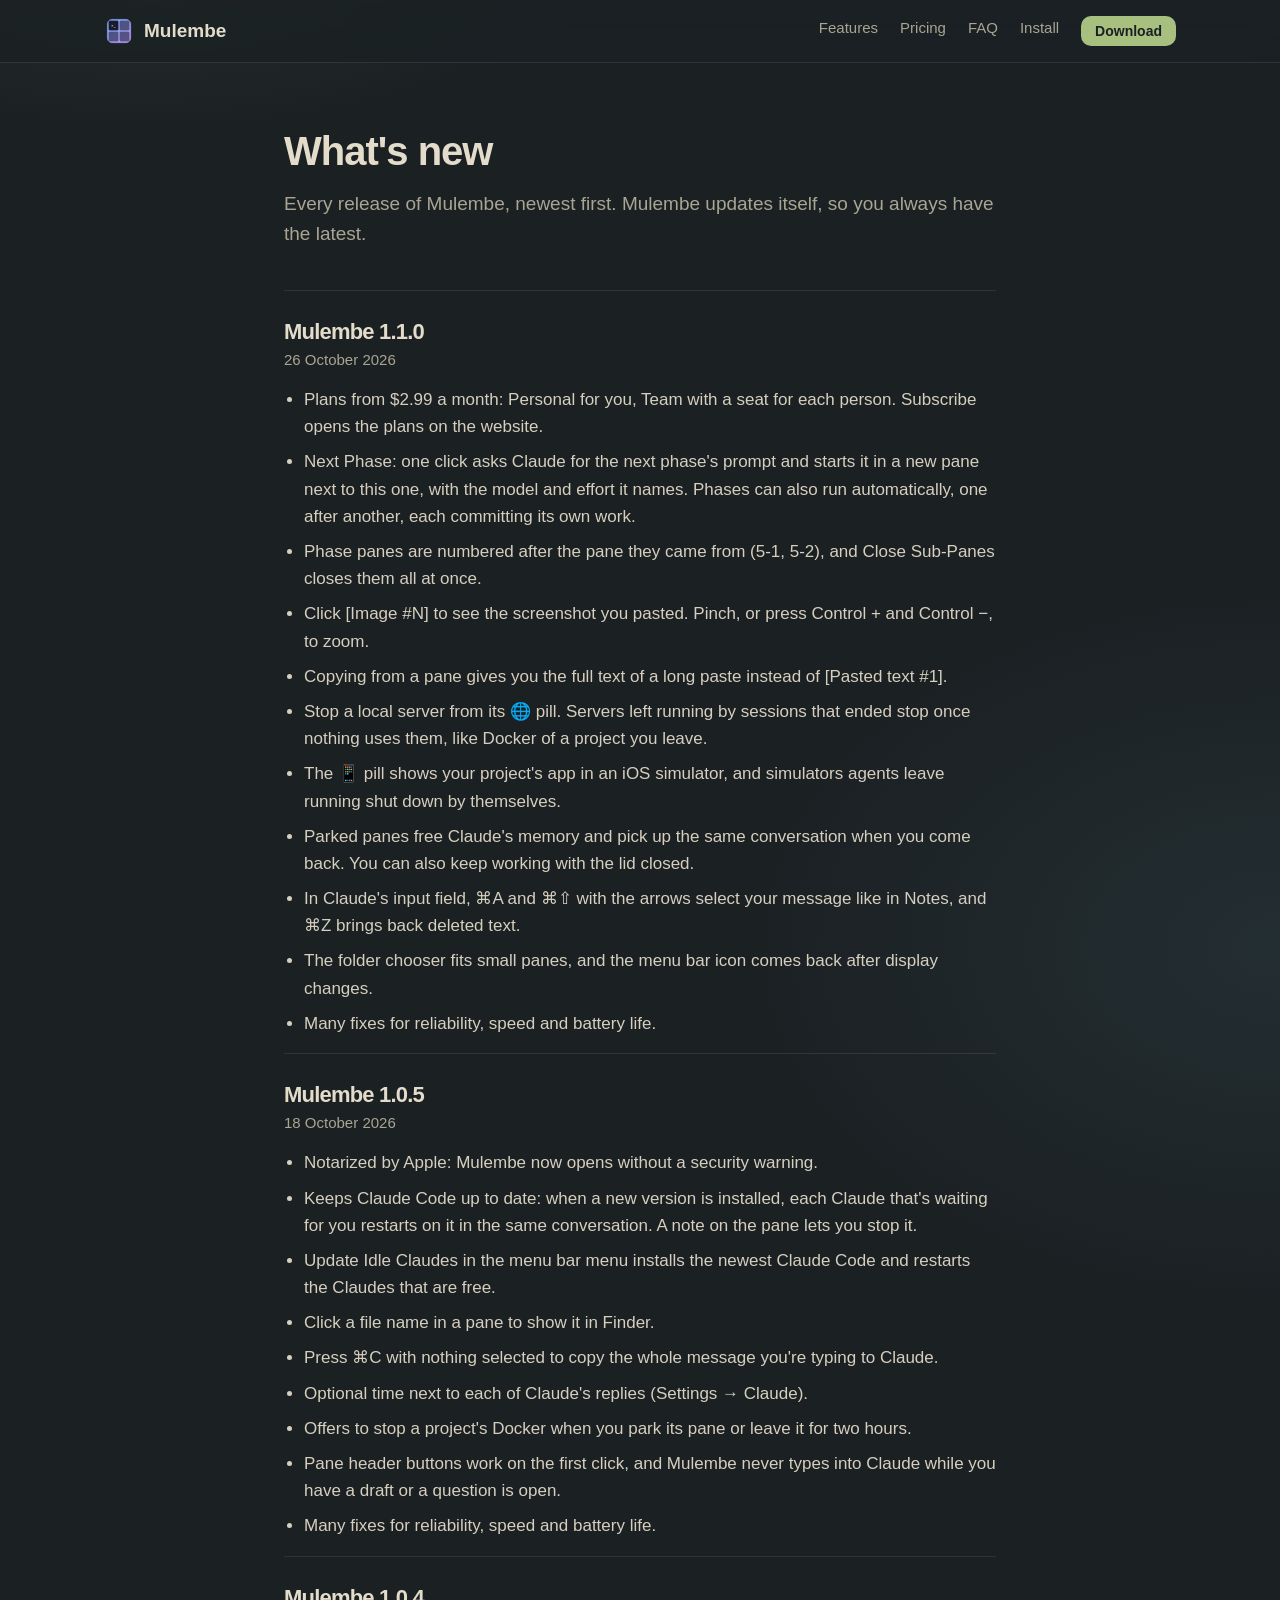
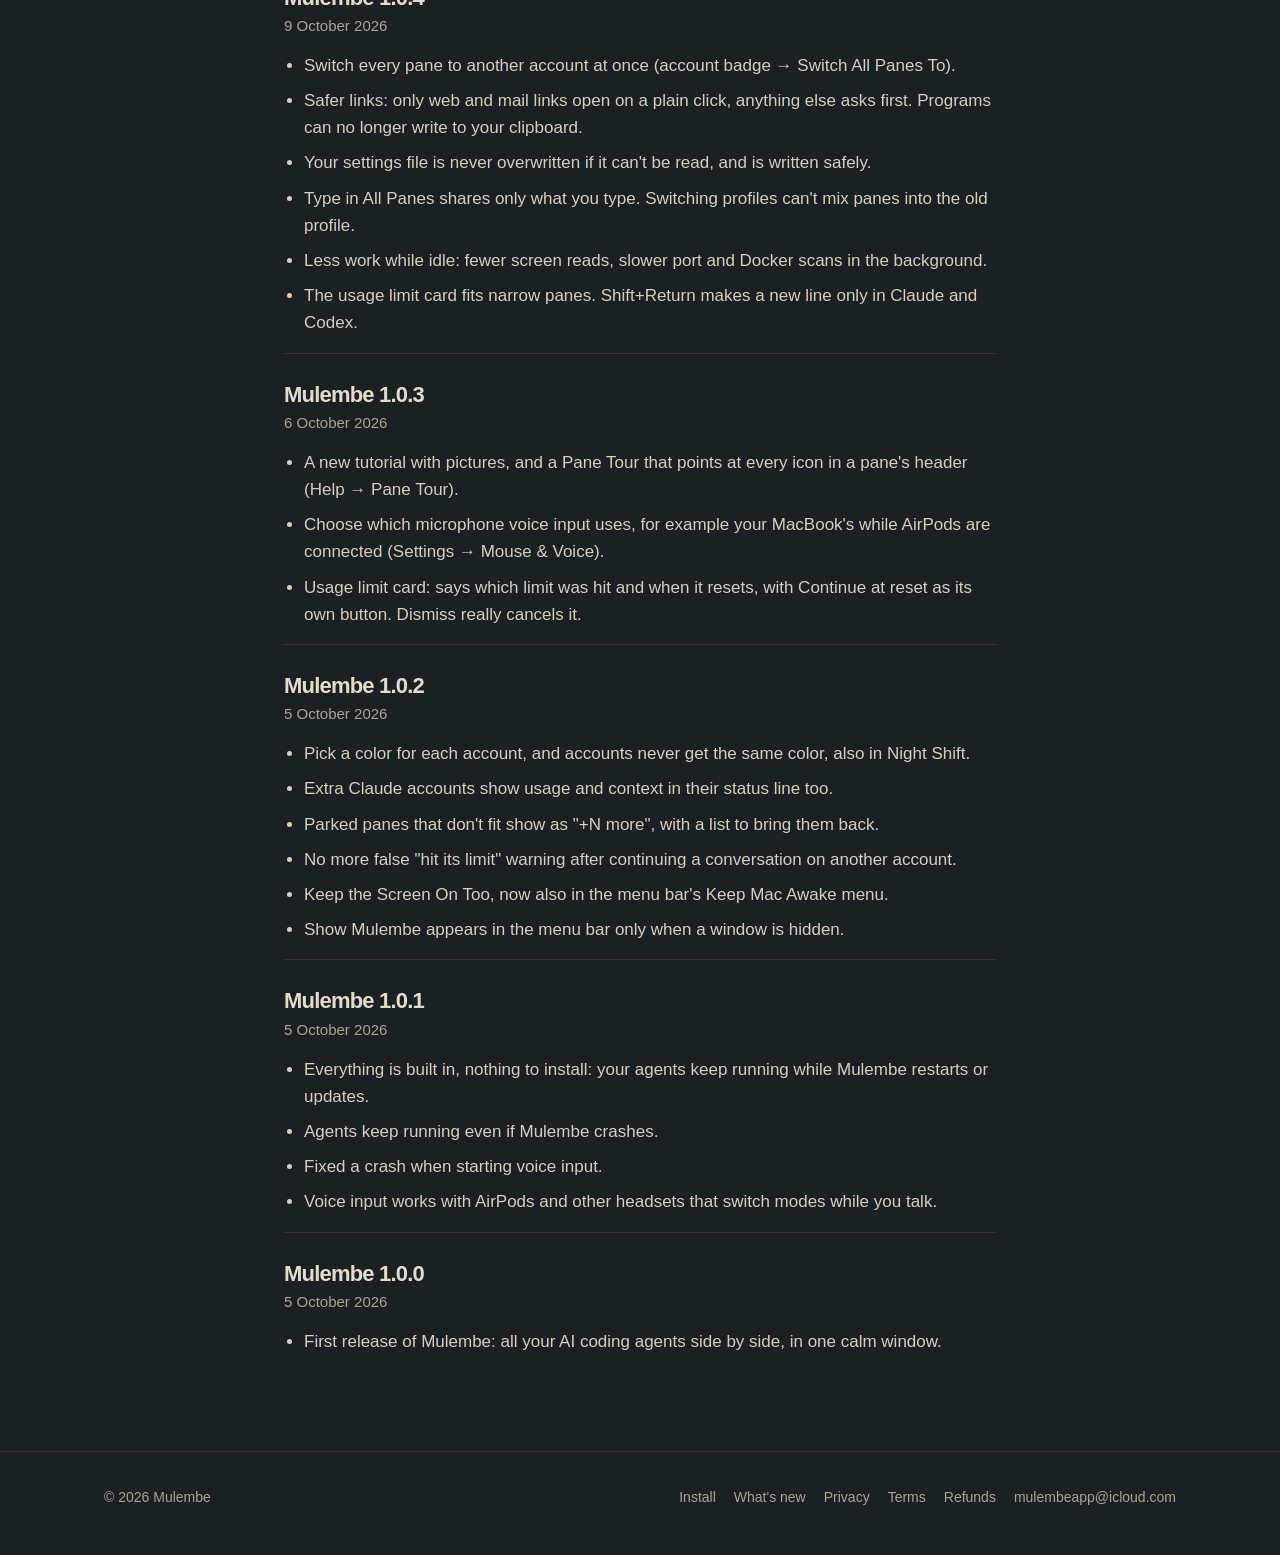
<file: changelog.html>
<!doctype html>
<html lang="en">
<head>
  <meta charset="utf-8">
  <meta name="viewport" content="width=device-width, initial-scale=1">
  <meta name="description" content="What's new in Mulembe: every release, newest first.">
  <title>What's new · Mulembe</title>
  <link rel="canonical" href="https://mulembe-app.github.io/changelog.html">
  <link rel="icon" href="assets/favicon.png">
  <meta property="og:type" content="website">
  <meta property="og:site_name" content="Mulembe">
  <meta property="og:title" content="What's new in Mulembe">
  <meta property="og:description" content="What's new in Mulembe: every release, newest first.">
  <meta property="og:url" content="https://mulembe-app.github.io/changelog.html">
  <meta property="og:image" content="https://mulembe-app.github.io/assets/og-preview.jpg?v=2">
  <meta property="og:image:secure_url" content="https://mulembe-app.github.io/assets/og-preview.jpg?v=2">
  <meta property="og:image:type" content="image/jpeg">
  <meta property="og:image:width" content="1200">
  <meta property="og:image:height" content="630">
  <meta property="og:image:alt" content="Mulembe: all your AI agents, side by side. A calm, native Mac terminal for Claude Code and Codex.">
  <meta name="twitter:card" content="summary_large_image">
  <meta name="twitter:title" content="What's new in Mulembe">
  <meta name="twitter:description" content="A calm, native Mac terminal for Claude Code and Codex. 14 days free, then from $2.99 a month.">
  <meta name="twitter:image" content="https://mulembe-app.github.io/assets/og-preview.jpg?v=2">
  <link rel="stylesheet" href="style.css">
</head>
<body>
<header class="top">
  <div class="wrap">
    <a class="brand" href="./"><img src="assets/icon-88.png" width="30" height="30" alt="">Mulembe</a>
    <nav class="links">
      <a href="./#features">Features</a>
      <a href="./#pricing">Pricing</a>
      <a href="./#faq">FAQ</a>
      <a href="install.html">Install</a>
      <a class="button small" href="download/Mulembe.dmg">Download</a>
    </nav>
    <details class="menu">
      <summary aria-label="Menu"><span class="bars" aria-hidden="true"></span></summary>
      <nav class="menu-links">
        <a onclick="this.closest('details').open = false" href="./#features">Features</a>
        <a onclick="this.closest('details').open = false" href="./#pricing">Pricing</a>
        <a onclick="this.closest('details').open = false" href="./#faq">FAQ</a>
        <a onclick="this.closest('details').open = false" href="install.html">Install</a>
      </nav>
    </details>
  </div>
</header>
<main class="page changelog">
<h1>What's new</h1>
<p class="lead">Every release of Mulembe, newest first. Mulembe updates itself, so you always have the latest.</p>
<section class="release" id="v1.1.0">
  <h2>Mulembe 1.1.0</h2>
  <time datetime="2026-10-26">26 October 2026</time>
  <ul>
    <li>Plans from $2.99 a month: Personal for you, Team with a seat for each person. Subscribe opens the plans on the website.</li>
    <li>Next Phase: one click asks Claude for the next phase's prompt and starts it in a new pane next to this one, with the model and effort it names. Phases can also run automatically, one after another, each committing its own work.</li>
    <li>Phase panes are numbered after the pane they came from (5-1, 5-2), and Close Sub-Panes closes them all at once.</li>
    <li>Click [Image #N] to see the screenshot you pasted. Pinch, or press Control + and Control −, to zoom.</li>
    <li>Copying from a pane gives you the full text of a long paste instead of [Pasted text #1].</li>
    <li>Stop a local server from its 🌐 pill. Servers left running by sessions that ended stop once nothing uses them, like Docker of a project you leave.</li>
    <li>The 📱 pill shows your project's app in an iOS simulator, and simulators agents leave running shut down by themselves.</li>
    <li>Parked panes free Claude's memory and pick up the same conversation when you come back. You can also keep working with the lid closed.</li>
    <li>In Claude's input field, ⌘A and ⌘⇧ with the arrows select your message like in Notes, and ⌘Z brings back deleted text.</li>
    <li>The folder chooser fits small panes, and the menu bar icon comes back after display changes.</li>
    <li>Many fixes for reliability, speed and battery life.</li>
  </ul>
</section>
<section class="release" id="v1.0.5">
  <h2>Mulembe 1.0.5</h2>
  <time datetime="2026-10-18">18 October 2026</time>
  <ul>
    <li>Notarized by Apple: Mulembe now opens without a security warning.</li>
    <li>Keeps Claude Code up to date: when a new version is installed, each Claude that's waiting for you restarts on it in the same conversation. A note on the pane lets you stop it.</li>
    <li>Update Idle Claudes in the menu bar menu installs the newest Claude Code and restarts the Claudes that are free.</li>
    <li>Click a file name in a pane to show it in Finder.</li>
    <li>Press ⌘C with nothing selected to copy the whole message you're typing to Claude.</li>
    <li>Optional time next to each of Claude's replies (Settings → Claude).</li>
    <li>Offers to stop a project's Docker when you park its pane or leave it for two hours.</li>
    <li>Pane header buttons work on the first click, and Mulembe never types into Claude while you have a draft or a question is open.</li>
    <li>Many fixes for reliability, speed and battery life.</li>
  </ul>
</section>
<section class="release" id="v1.0.4">
  <h2>Mulembe 1.0.4</h2>
  <time datetime="2026-10-09">9 October 2026</time>
  <ul>
    <li>Switch every pane to another account at once (account badge → Switch All Panes To).</li>
    <li>Safer links: only web and mail links open on a plain click, anything else asks first. Programs can no longer write to your clipboard.</li>
    <li>Your settings file is never overwritten if it can't be read, and is written safely.</li>
    <li>Type in All Panes shares only what you type. Switching profiles can't mix panes into the old profile.</li>
    <li>Less work while idle: fewer screen reads, slower port and Docker scans in the background.</li>
    <li>The usage limit card fits narrow panes. Shift+Return makes a new line only in Claude and Codex.</li>
  </ul>
</section>
<section class="release" id="v1.0.3">
  <h2>Mulembe 1.0.3</h2>
  <time datetime="2026-10-06">6 October 2026</time>
  <ul>
    <li>A new tutorial with pictures, and a Pane Tour that points at every icon in a pane's header (Help → Pane Tour).</li>
    <li>Choose which microphone voice input uses, for example your MacBook's while AirPods are connected (Settings → Mouse &amp; Voice).</li>
    <li>Usage limit card: says which limit was hit and when it resets, with Continue at reset as its own button. Dismiss really cancels it.</li>
  </ul>
</section>
<section class="release" id="v1.0.2">
  <h2>Mulembe 1.0.2</h2>
  <time datetime="2026-10-05">5 October 2026</time>
  <ul>
    <li>Pick a color for each account, and accounts never get the same color, also in Night Shift.</li>
    <li>Extra Claude accounts show usage and context in their status line too.</li>
    <li>Parked panes that don't fit show as "+N more", with a list to bring them back.</li>
    <li>No more false "hit its limit" warning after continuing a conversation on another account.</li>
    <li>Keep the Screen On Too, now also in the menu bar's Keep Mac Awake menu.</li>
    <li>Show Mulembe appears in the menu bar only when a window is hidden.</li>
  </ul>
</section>
<section class="release" id="v1.0.1">
  <h2>Mulembe 1.0.1</h2>
  <time datetime="2026-10-05">5 October 2026</time>
  <ul>
    <li>Everything is built in, nothing to install: your agents keep running while Mulembe restarts or updates.</li>
    <li>Agents keep running even if Mulembe crashes.</li>
    <li>Fixed a crash when starting voice input.</li>
    <li>Voice input works with AirPods and other headsets that switch modes while you talk.</li>
  </ul>
</section>
<section class="release" id="v1.0.0">
  <h2>Mulembe 1.0.0</h2>
  <time datetime="2026-10-05">5 October 2026</time>
  <ul>
    <li>First release of Mulembe: all your AI coding agents side by side, in one calm window.</li>
  </ul>
</section>
</main>
<footer class="bottom">
  <div class="wrap">
    <span>© 2026 Mulembe</span>
    <span class="spacer"></span>
    <a href="install.html">Install</a>
    <a href="changelog.html">What's new</a>
    <a href="privacy.html">Privacy</a>
    <a href="terms.html">Terms</a>
    <a href="refunds.html">Refunds</a>
    <a href="mailto:mulembeapp@icloud.com">mulembeapp@icloud.com</a>
  </div>
</footer>
</body>
</html>
</file>
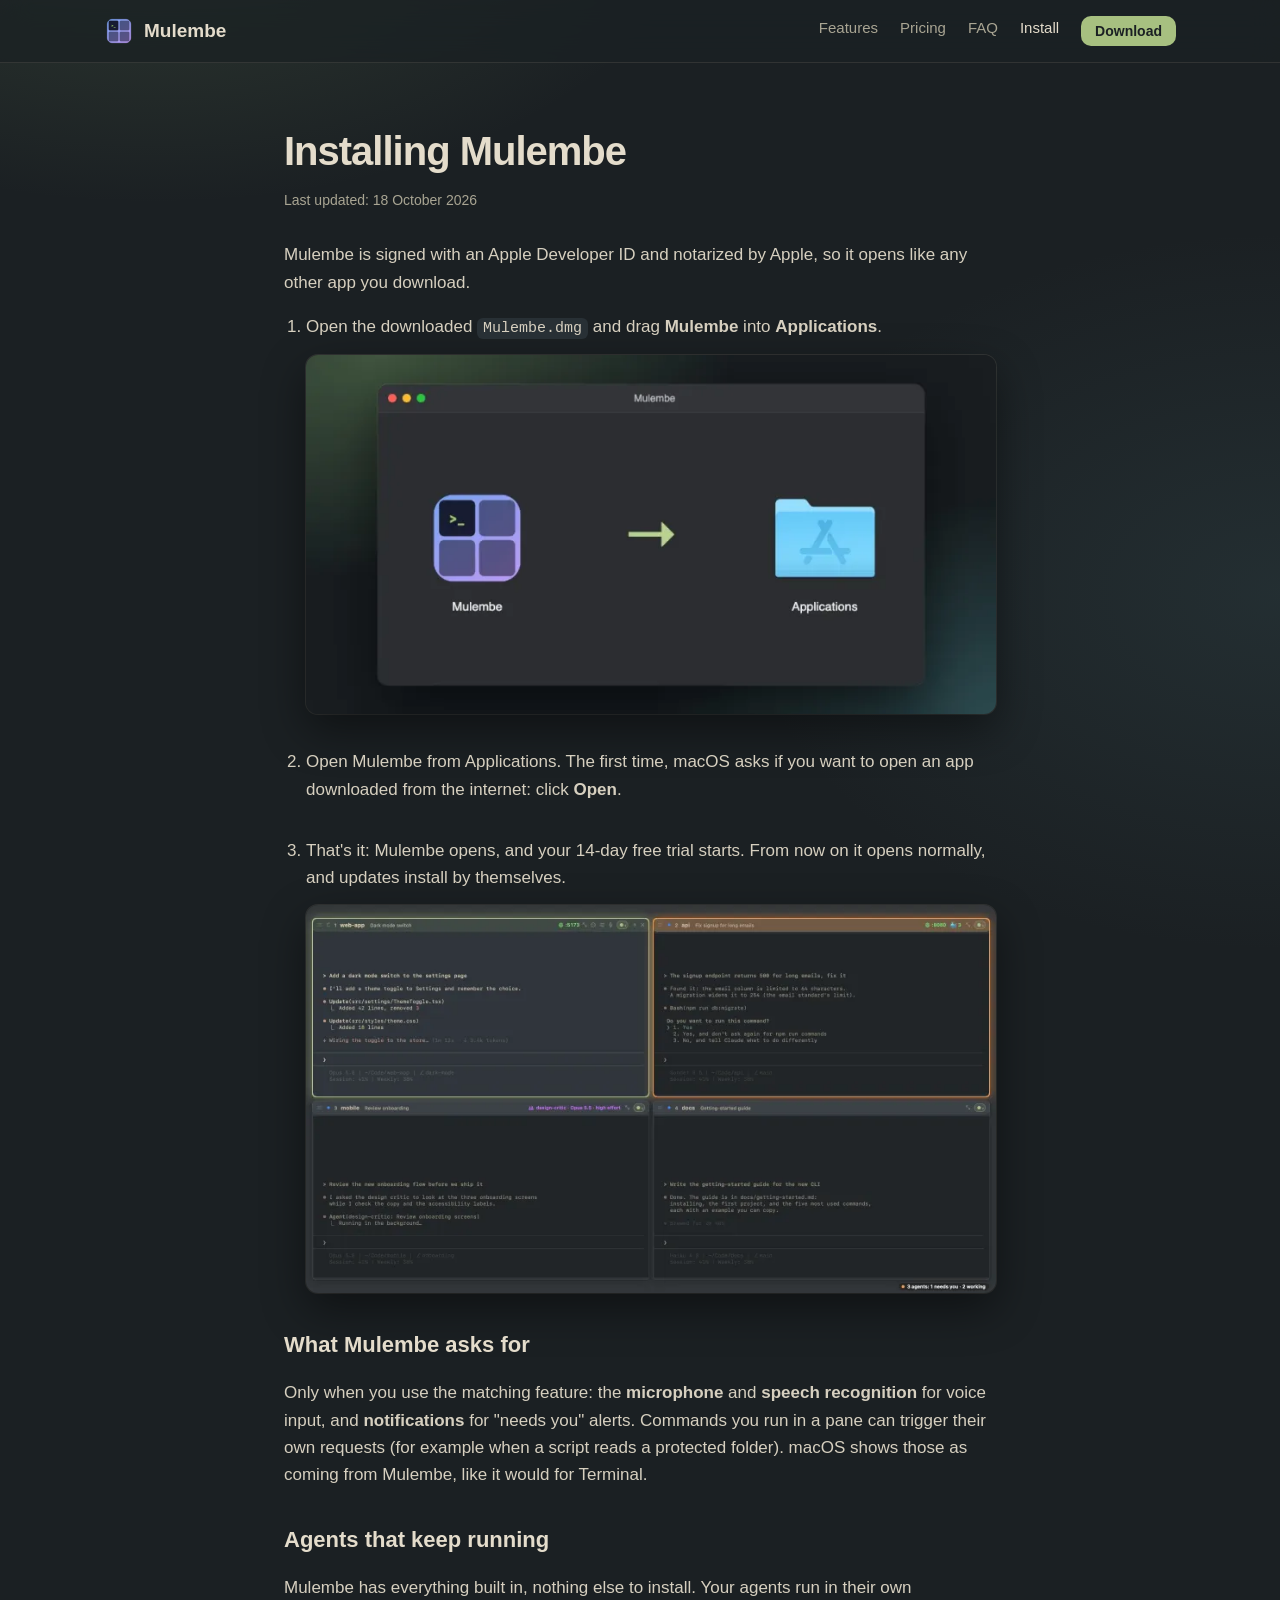
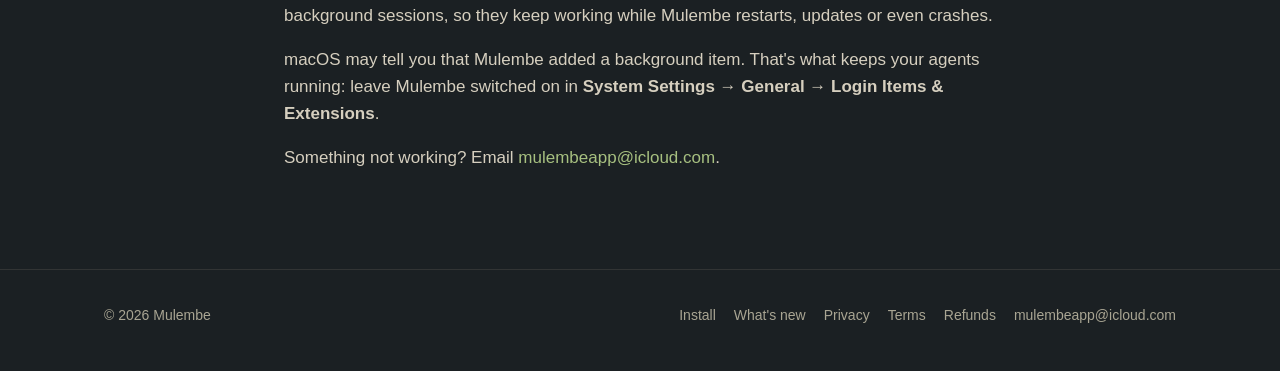
<file: install.html>
<!doctype html>
<html lang="en">
<head>
  <meta charset="utf-8">
  <meta name="viewport" content="width=device-width, initial-scale=1">
  <meta name="description" content="How to install Mulembe on your Mac: open the DMG, drag it into Applications and start your 14-day free trial. Signed and notarized by Apple.">
  <title>Installing Mulembe · Mulembe</title>
  <link rel="canonical" href="https://mulembe-app.github.io/install.html">
  <link rel="icon" href="assets/favicon.png">
  <meta property="og:type" content="website">
  <meta property="og:site_name" content="Mulembe">
  <meta property="og:title" content="Installing Mulembe">
  <meta property="og:description" content="How to install Mulembe on your Mac: open the DMG, drag it into Applications and start your 14-day free trial. Signed and notarized by Apple.">
  <meta property="og:url" content="https://mulembe-app.github.io/install.html">
  <meta property="og:image" content="https://mulembe-app.github.io/assets/og-preview.jpg?v=2">
  <meta property="og:image:secure_url" content="https://mulembe-app.github.io/assets/og-preview.jpg?v=2">
  <meta property="og:image:type" content="image/jpeg">
  <meta property="og:image:width" content="1200">
  <meta property="og:image:height" content="630">
  <meta property="og:image:alt" content="Mulembe: all your AI agents, side by side. A calm, native Mac terminal for Claude Code and Codex.">
  <meta name="twitter:card" content="summary_large_image">
  <meta name="twitter:title" content="Installing Mulembe">
  <meta name="twitter:description" content="A calm, native Mac terminal for Claude Code and Codex. 14 days free, then from $2.99 a month.">
  <meta name="twitter:image" content="https://mulembe-app.github.io/assets/og-preview.jpg?v=2">
  <link rel="stylesheet" href="style.css">
</head>
<body>
<header class="top">
  <div class="wrap">
    <a class="brand" href="./"><img src="assets/icon-88.png" width="30" height="30" alt="">Mulembe</a>
    <nav class="links">
      <a href="./#features">Features</a>
      <a href="./#pricing">Pricing</a>
      <a href="./#faq">FAQ</a>
      <a href="install.html" aria-current="page">Install</a>
      <a class="button small" href="download/Mulembe.dmg">Download</a>
    </nav>
    <details class="menu">
      <summary aria-label="Menu"><span class="bars" aria-hidden="true"></span></summary>
      <nav class="menu-links">
        <a onclick="this.closest('details').open = false" href="./#features">Features</a>
        <a onclick="this.closest('details').open = false" href="./#pricing">Pricing</a>
        <a onclick="this.closest('details').open = false" href="./#faq">FAQ</a>
        <a onclick="this.closest('details').open = false" href="install.html" aria-current="page">Install</a>
      </nav>
    </details>
  </div>
</header>
<main class="page">
<h1>Installing Mulembe</h1>
<div class="updated">Last updated: 18 October 2026</div>

<p>Mulembe is signed with an Apple Developer ID and notarized by Apple, so it opens like any other app you download.</p>
<ol class="steps">
  <li>
    <p>Open the downloaded <code>Mulembe.dmg</code> and drag <b>Mulembe</b> into <b>Applications</b>.</p>
    <picture><source type="image/webp" srcset="assets/install/step1-800.webp 800w, assets/install/step1-960.webp 960w" sizes="(max-width: 808px) calc(100vw - 70px), 720px"><img src="assets/install/step1.jpg" width="960" height="500" alt="The Mulembe disk image window: drag the Mulembe icon onto the Applications folder." fetchpriority="high" decoding="async"></picture>
  </li>
  <li>
    <p>Open Mulembe from Applications. The first time, macOS asks if you want to open an app downloaded from the internet: click <b>Open</b>.</p>
  </li>
  <li>
    <p>That's it: Mulembe opens, and your 14-day free trial starts. From now on it opens normally, and updates install by themselves.</p>
    <picture><source type="image/webp" srcset="assets/install/step5-800.webp 800w, assets/install/step5-1600.webp 1600w, assets/install/step5-2400.webp 2400w" sizes="(max-width: 808px) calc(100vw - 70px), 720px"><img src="assets/install/step5.jpg" width="3200" height="1800" alt="Mulembe open, with four AI agents side by side." loading="lazy" decoding="async"></picture>
  </li>
</ol>
<h2>What Mulembe asks for</h2>
<p>Only when you use the matching feature: the <b>microphone</b> and <b>speech recognition</b> for voice input, and <b>notifications</b> for "needs you" alerts. Commands you run in a pane can trigger their own requests (for example when a script reads a protected folder). macOS shows those as coming from Mulembe, like it would for Terminal.</p>
<h2>Agents that keep running</h2>
<p>Mulembe has everything built in, nothing else to install. Your agents run in their own background sessions, so they keep working while Mulembe restarts, updates or even crashes.</p>
<p>macOS may tell you that Mulembe added a background item. That's what keeps your agents running: leave Mulembe switched on in <b>System Settings → General → Login Items &amp; Extensions</b>.</p>
<p>Something not working? Email <a href="mailto:mulembeapp@icloud.com">mulembeapp@icloud.com</a>.</p>
</main>
<footer class="bottom">
  <div class="wrap">
    <span>© 2026 Mulembe</span>
    <span class="spacer"></span>
    <a href="install.html">Install</a>
    <a href="changelog.html">What's new</a>
    <a href="privacy.html">Privacy</a>
    <a href="terms.html">Terms</a>
    <a href="refunds.html">Refunds</a>
    <a href="mailto:mulembeapp@icloud.com">mulembeapp@icloud.com</a>
  </div>
</footer>
</body>
</html>
</file>
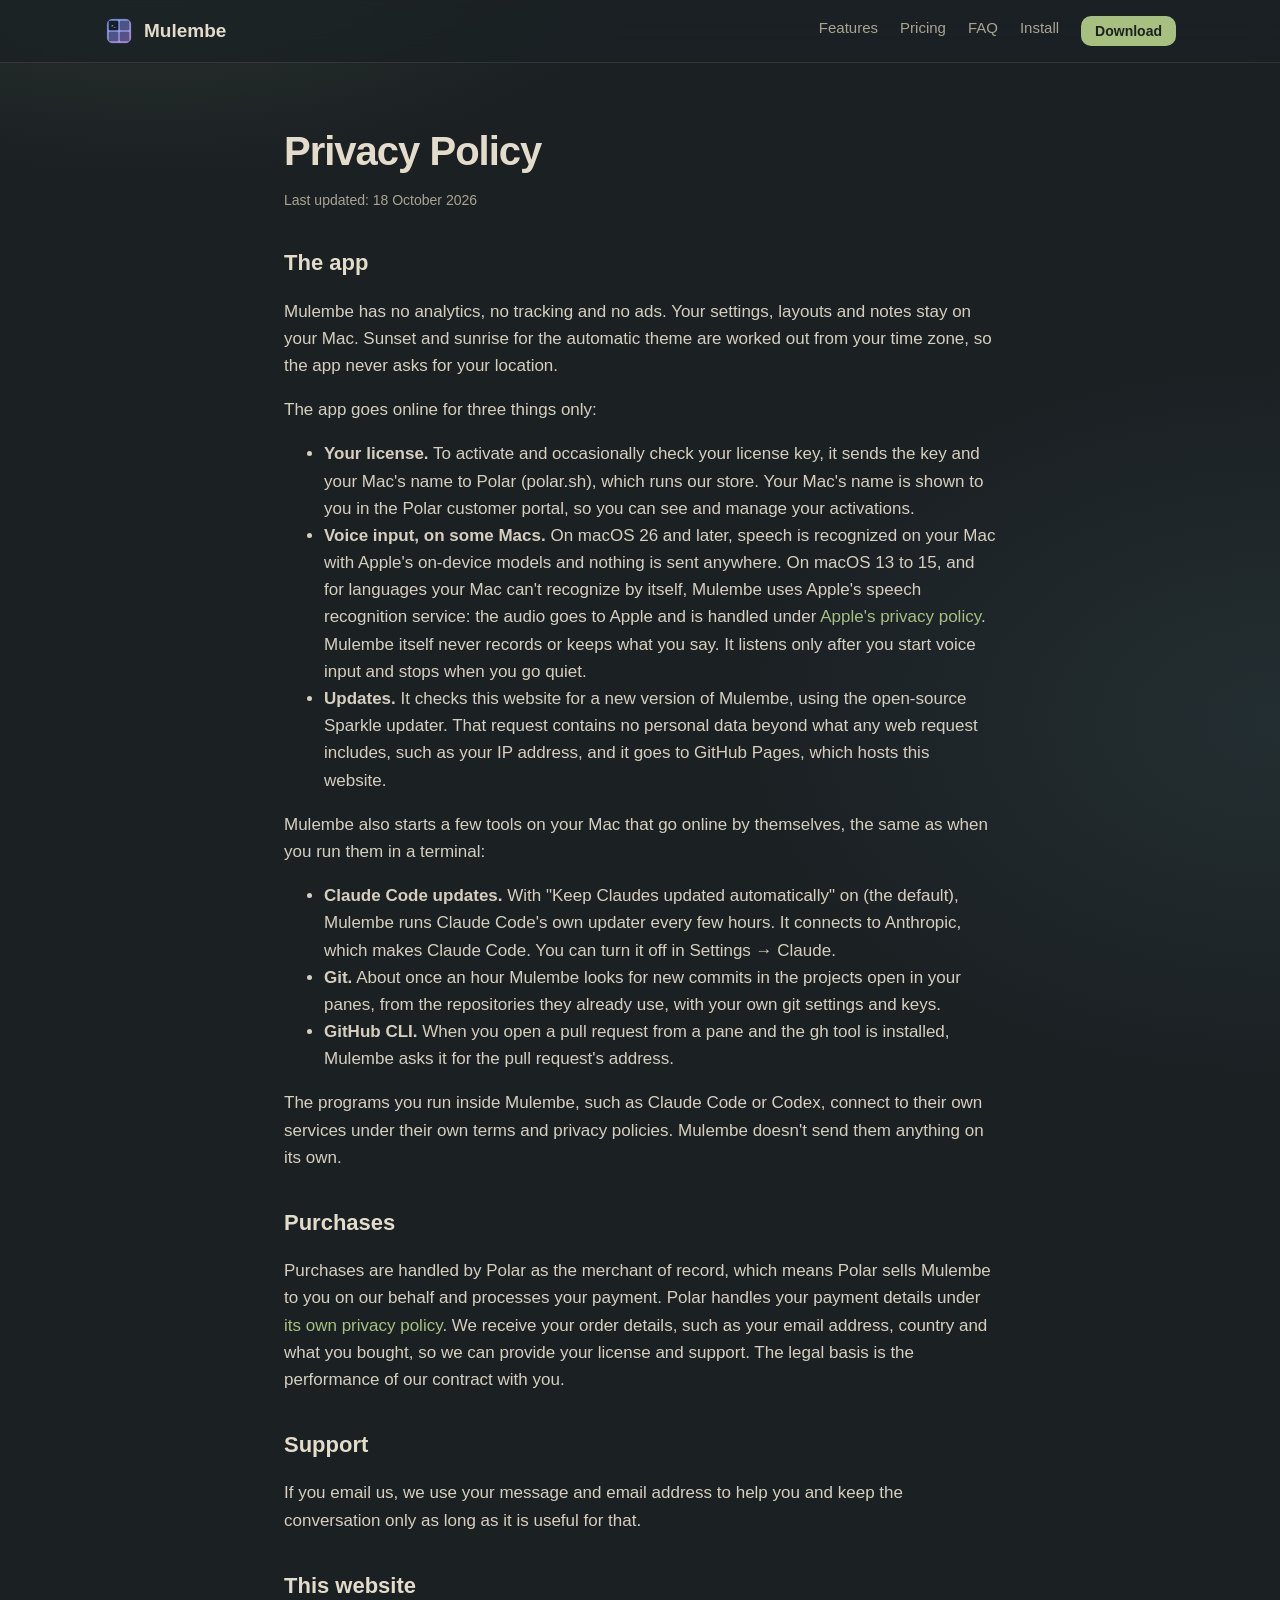
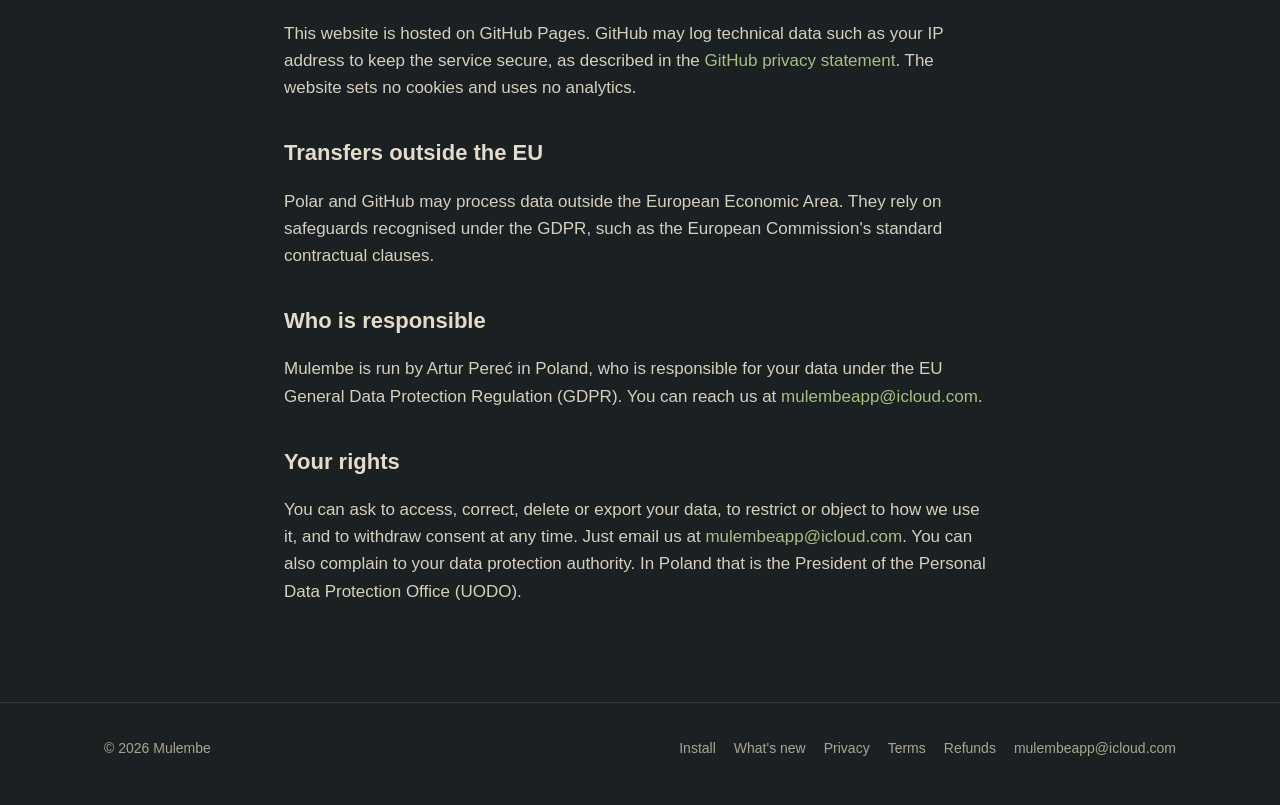
<file: privacy.html>
<!doctype html>
<html lang="en">
<head>
  <meta charset="utf-8">
  <meta name="viewport" content="width=device-width, initial-scale=1">
  <meta name="description" content="Mulembe has no analytics or tracking. It goes online only to check your license, look for updates and keep Claude Code current. Your work stays on your Mac.">
  <title>Privacy Policy · Mulembe</title>
  <link rel="canonical" href="https://mulembe-app.github.io/privacy.html">
  <link rel="icon" href="assets/favicon.png">
  <meta property="og:type" content="website">
  <meta property="og:site_name" content="Mulembe">
  <meta property="og:title" content="Privacy Policy · Mulembe">
  <meta property="og:description" content="Mulembe has no analytics or tracking. It goes online only to check your license, look for updates and keep Claude Code current. Your work stays on your Mac.">
  <meta property="og:url" content="https://mulembe-app.github.io/privacy.html">
  <meta property="og:image" content="https://mulembe-app.github.io/assets/og-preview.jpg?v=2">
  <meta property="og:image:secure_url" content="https://mulembe-app.github.io/assets/og-preview.jpg?v=2">
  <meta property="og:image:type" content="image/jpeg">
  <meta property="og:image:width" content="1200">
  <meta property="og:image:height" content="630">
  <meta property="og:image:alt" content="Mulembe: all your AI agents, side by side. A calm, native Mac terminal for Claude Code and Codex.">
  <meta name="twitter:card" content="summary_large_image">
  <meta name="twitter:title" content="Privacy Policy · Mulembe">
  <meta name="twitter:description" content="A calm, native Mac terminal for Claude Code and Codex. 14 days free, then from $2.99 a month.">
  <meta name="twitter:image" content="https://mulembe-app.github.io/assets/og-preview.jpg?v=2">
  <link rel="stylesheet" href="style.css">
</head>
<body>
<header class="top">
  <div class="wrap">
    <a class="brand" href="./"><img src="assets/icon-88.png" width="30" height="30" alt="">Mulembe</a>
    <nav class="links">
      <a href="./#features">Features</a>
      <a href="./#pricing">Pricing</a>
      <a href="./#faq">FAQ</a>
      <a href="install.html">Install</a>
      <a class="button small" href="download/Mulembe.dmg">Download</a>
    </nav>
    <details class="menu">
      <summary aria-label="Menu"><span class="bars" aria-hidden="true"></span></summary>
      <nav class="menu-links">
        <a onclick="this.closest('details').open = false" href="./#features">Features</a>
        <a onclick="this.closest('details').open = false" href="./#pricing">Pricing</a>
        <a onclick="this.closest('details').open = false" href="./#faq">FAQ</a>
        <a onclick="this.closest('details').open = false" href="install.html">Install</a>
      </nav>
    </details>
  </div>
</header>
<main class="page">
<h1>Privacy Policy</h1>
<div class="updated">Last updated: 18 October 2026</div>


<h2>The app</h2>
<p>Mulembe has no analytics, no tracking and no ads. Your settings, layouts and notes stay on your Mac. Sunset and sunrise for the automatic theme are worked out from your time zone, so the app never asks for your location.</p>
<p>The app goes online for three things only:</p>
<ul>
  <li><b>Your license.</b> To activate and occasionally check your license key, it sends the key and your Mac's name to Polar (polar.sh), which runs our store. Your Mac's name is shown to you in the Polar customer portal, so you can see and manage your activations.</li>
  <li><b>Voice input, on some Macs.</b> On macOS 26 and later, speech is recognized on your Mac with Apple's on-device models and nothing is sent anywhere. On macOS 13 to 15, and for languages your Mac can't recognize by itself, Mulembe uses Apple's speech recognition service: the audio goes to Apple and is handled under <a href="https://www.apple.com/legal/privacy/">Apple's privacy policy</a>. Mulembe itself never records or keeps what you say. It listens only after you start voice input and stops when you go quiet.</li>
  <li><b>Updates.</b> It checks this website for a new version of Mulembe, using the open-source Sparkle updater. That request contains no personal data beyond what any web request includes, such as your IP address, and it goes to GitHub Pages, which hosts this website.</li>
</ul>
<p>Mulembe also starts a few tools on your Mac that go online by themselves, the same as when you run them in a terminal:</p>
<ul>
  <li><b>Claude Code updates.</b> With "Keep Claudes updated automatically" on (the default), Mulembe runs Claude Code's own updater every few hours. It connects to Anthropic, which makes Claude Code. You can turn it off in Settings → Claude.</li>
  <li><b>Git.</b> About once an hour Mulembe looks for new commits in the projects open in your panes, from the repositories they already use, with your own git settings and keys.</li>
  <li><b>GitHub CLI.</b> When you open a pull request from a pane and the gh tool is installed, Mulembe asks it for the pull request's address.</li>
</ul>
<p>The programs you run inside Mulembe, such as Claude Code or Codex, connect to their own services under their own terms and privacy policies. Mulembe doesn't send them anything on its own.</p>

<h2>Purchases</h2>
<p>Purchases are handled by Polar as the merchant of record, which means Polar sells Mulembe to you on our behalf and processes your payment. Polar handles your payment details under <a href="https://polar.sh/legal/privacy">its own privacy policy</a>. We receive your order details, such as your email address, country and what you bought, so we can provide your license and support. The legal basis is the performance of our contract with you.</p>

<h2>Support</h2>
<p>If you email us, we use your message and email address to help you and keep the conversation only as long as it is useful for that.</p>

<h2>This website</h2>
<p>This website is hosted on GitHub Pages. GitHub may log technical data such as your IP address to keep the service secure, as described in the <a href="https://docs.github.com/en/site-policy/privacy-policies/github-general-privacy-statement">GitHub privacy statement</a>. The website sets no cookies and uses no analytics.</p>

<h2>Transfers outside the EU</h2>
<p>Polar and GitHub may process data outside the European Economic Area. They rely on safeguards recognised under the GDPR, such as the European Commission's standard contractual clauses.</p>

<h2>Who is responsible</h2>
<p>Mulembe is run by Artur Pereć in Poland, who is responsible for your data under the EU General Data Protection Regulation (GDPR). You can reach us at <a href="mailto:mulembeapp@icloud.com">mulembeapp@icloud.com</a>.</p>

<h2>Your rights</h2>
<p>You can ask to access, correct, delete or export your data, to restrict or object to how we use it, and to withdraw consent at any time. Just email us at <a href="mailto:mulembeapp@icloud.com">mulembeapp@icloud.com</a>. You can also complain to your data protection authority. In Poland that is the President of the Personal Data Protection Office (UODO).</p>
</main>
<footer class="bottom">
  <div class="wrap">
    <span>© 2026 Mulembe</span>
    <span class="spacer"></span>
    <a href="install.html">Install</a>
    <a href="changelog.html">What's new</a>
    <a href="privacy.html">Privacy</a>
    <a href="terms.html">Terms</a>
    <a href="refunds.html">Refunds</a>
    <a href="mailto:mulembeapp@icloud.com">mulembeapp@icloud.com</a>
  </div>
</footer>
</body>
</html>
</file>
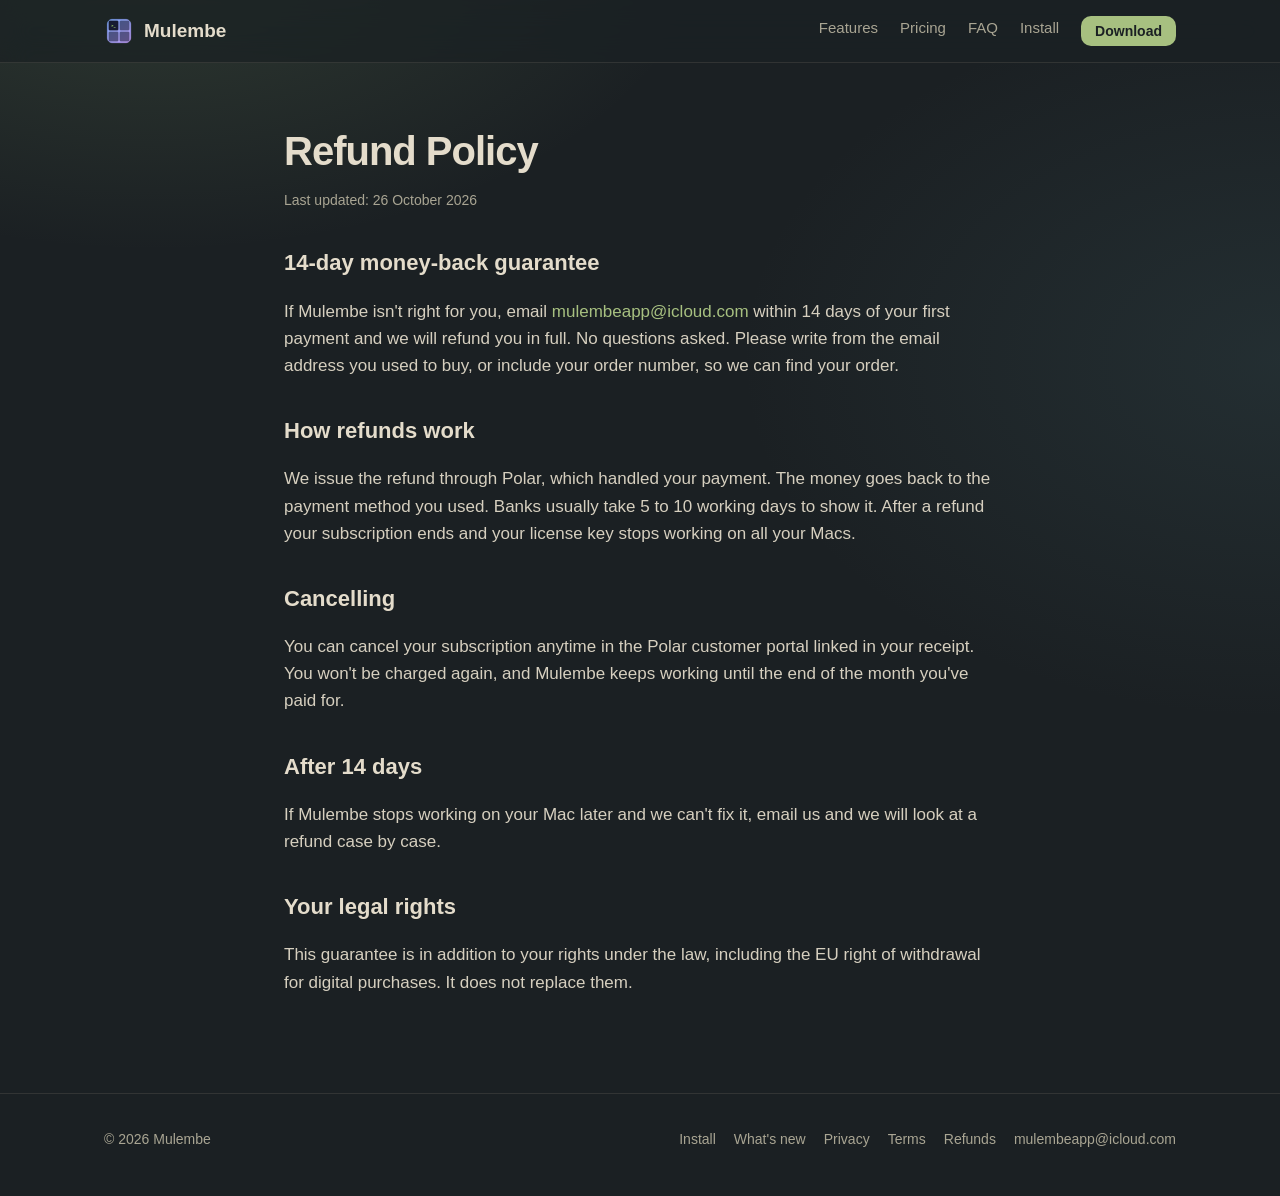
<file: refunds.html>
<!doctype html>
<html lang="en">
<head>
  <meta charset="utf-8">
  <meta name="viewport" content="width=device-width, initial-scale=1">
  <meta name="description" content="Mulembe's 14-day money-back guarantee: email within 14 days of buying for a full refund, no questions asked.">
  <title>Refund Policy · Mulembe</title>
  <link rel="canonical" href="https://mulembe-app.github.io/refunds.html">
  <link rel="icon" href="assets/favicon.png">
  <meta property="og:type" content="website">
  <meta property="og:site_name" content="Mulembe">
  <meta property="og:title" content="Refund Policy · Mulembe">
  <meta property="og:description" content="Mulembe's 14-day money-back guarantee: email within 14 days of buying for a full refund, no questions asked.">
  <meta property="og:url" content="https://mulembe-app.github.io/refunds.html">
  <meta property="og:image" content="https://mulembe-app.github.io/assets/og-preview.jpg?v=2">
  <meta property="og:image:secure_url" content="https://mulembe-app.github.io/assets/og-preview.jpg?v=2">
  <meta property="og:image:type" content="image/jpeg">
  <meta property="og:image:width" content="1200">
  <meta property="og:image:height" content="630">
  <meta property="og:image:alt" content="Mulembe: all your AI agents, side by side. A calm, native Mac terminal for Claude Code and Codex.">
  <meta name="twitter:card" content="summary_large_image">
  <meta name="twitter:title" content="Refund Policy · Mulembe">
  <meta name="twitter:description" content="A calm, native Mac terminal for Claude Code and Codex. 14 days free, then from $2.99 a month.">
  <meta name="twitter:image" content="https://mulembe-app.github.io/assets/og-preview.jpg?v=2">
  <link rel="stylesheet" href="style.css">
</head>
<body>
<header class="top">
  <div class="wrap">
    <a class="brand" href="./"><img src="assets/icon-88.png" width="30" height="30" alt="">Mulembe</a>
    <nav class="links">
      <a href="./#features">Features</a>
      <a href="./#pricing">Pricing</a>
      <a href="./#faq">FAQ</a>
      <a href="install.html">Install</a>
      <a class="button small" href="download/Mulembe.dmg">Download</a>
    </nav>
    <details class="menu">
      <summary aria-label="Menu"><span class="bars" aria-hidden="true"></span></summary>
      <nav class="menu-links">
        <a onclick="this.closest('details').open = false" href="./#features">Features</a>
        <a onclick="this.closest('details').open = false" href="./#pricing">Pricing</a>
        <a onclick="this.closest('details').open = false" href="./#faq">FAQ</a>
        <a onclick="this.closest('details').open = false" href="install.html">Install</a>
      </nav>
    </details>
  </div>
</header>
<main class="page">
<h1>Refund Policy</h1>
<div class="updated">Last updated: 26 October 2026</div>

<h2>14-day money-back guarantee</h2>
<p>If Mulembe isn't right for you, email <a href="mailto:mulembeapp@icloud.com">mulembeapp@icloud.com</a> within 14 days of your first payment and we will refund you in full. No questions asked. Please write from the email address you used to buy, or include your order number, so we can find your order.</p>

<h2>How refunds work</h2>
<p>We issue the refund through Polar, which handled your payment. The money goes back to the payment method you used. Banks usually take 5 to 10 working days to show it. After a refund your subscription ends and your license key stops working on all your Macs.</p>

<h2>Cancelling</h2>
<p>You can cancel your subscription anytime in the Polar customer portal linked in your receipt. You won't be charged again, and Mulembe keeps working until the end of the month you've paid for.</p>

<h2>After 14 days</h2>
<p>If Mulembe stops working on your Mac later and we can't fix it, email us and we will look at a refund case by case.</p>

<h2>Your legal rights</h2>
<p>This guarantee is in addition to your rights under the law, including the EU right of withdrawal for digital purchases. It does not replace them.</p>
</main>
<footer class="bottom">
  <div class="wrap">
    <span>© 2026 Mulembe</span>
    <span class="spacer"></span>
    <a href="install.html">Install</a>
    <a href="changelog.html">What's new</a>
    <a href="privacy.html">Privacy</a>
    <a href="terms.html">Terms</a>
    <a href="refunds.html">Refunds</a>
    <a href="mailto:mulembeapp@icloud.com">mulembeapp@icloud.com</a>
  </div>
</footer>
</body>
</html>
</file>
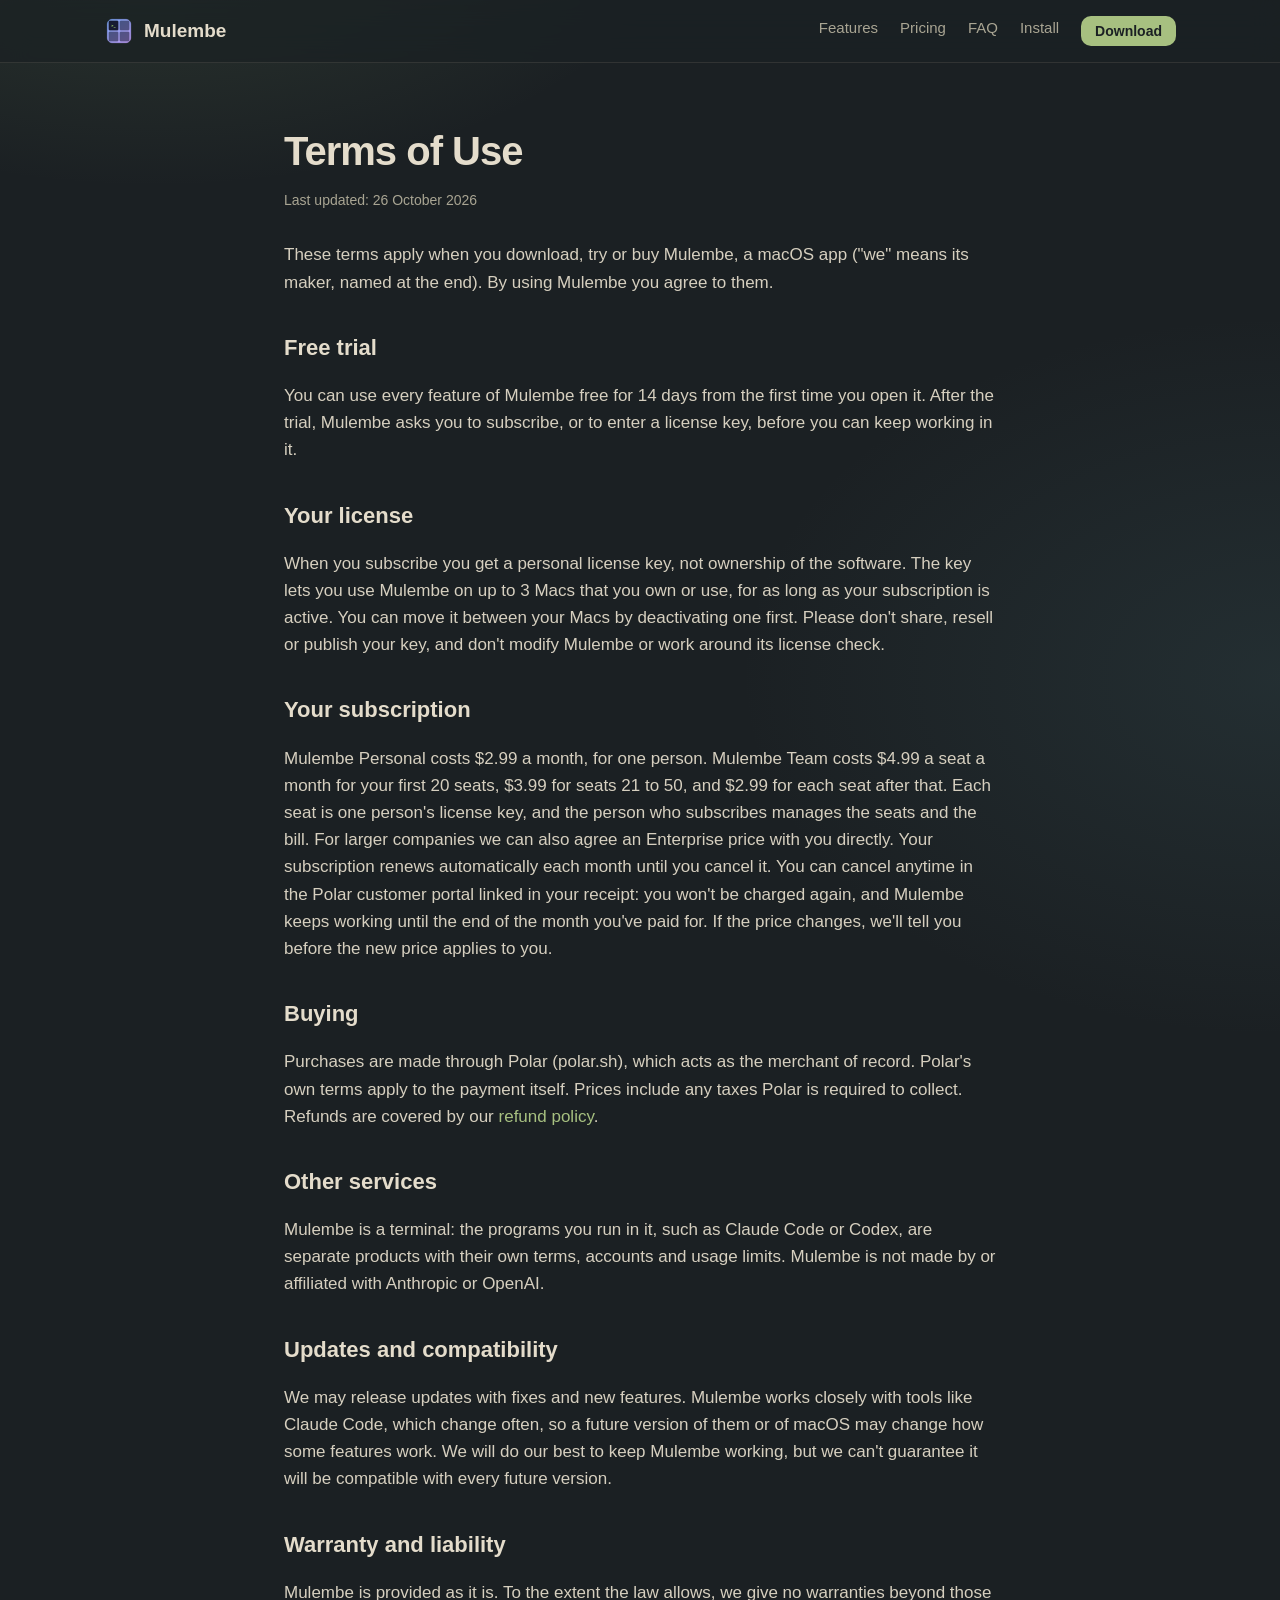
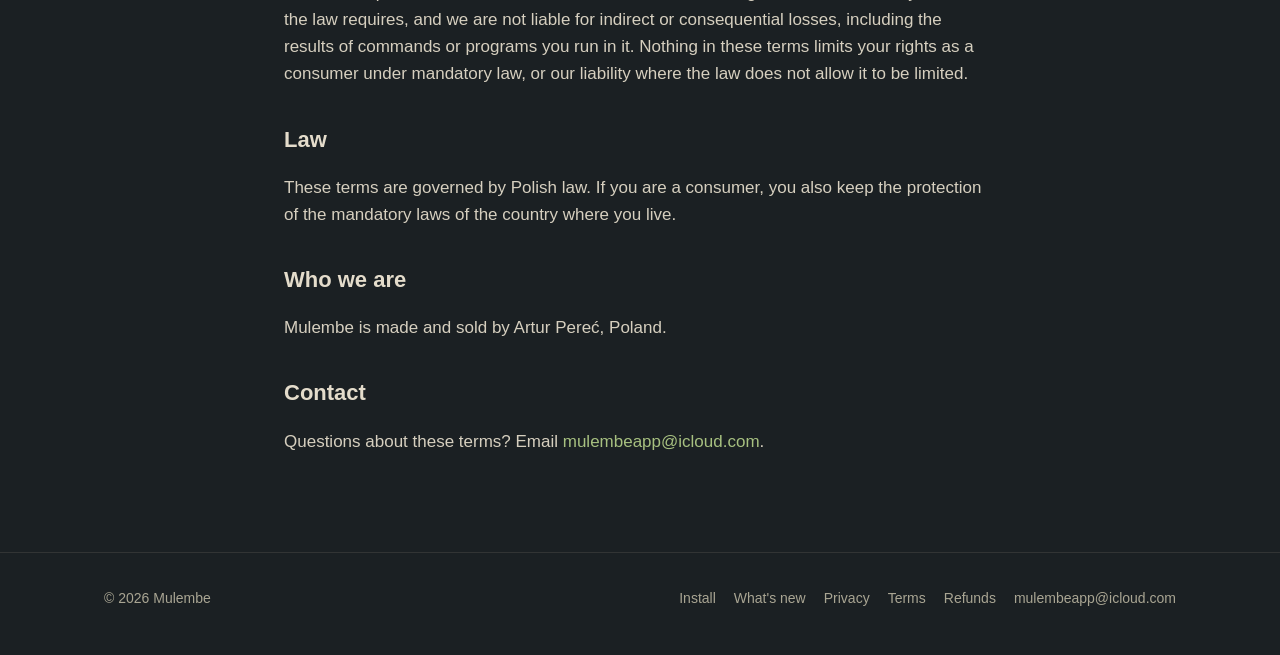
<file: terms.html>
<!doctype html>
<html lang="en">
<head>
  <meta charset="utf-8">
  <meta name="viewport" content="width=device-width, initial-scale=1">
  <meta name="description" content="The terms for trying and buying Mulembe, the Mac terminal for Claude Code and Codex: the 14-day free trial, your license and how buying works.">
  <title>Terms of Use · Mulembe</title>
  <link rel="canonical" href="https://mulembe-app.github.io/terms.html">
  <link rel="icon" href="assets/favicon.png">
  <meta property="og:type" content="website">
  <meta property="og:site_name" content="Mulembe">
  <meta property="og:title" content="Terms of Use · Mulembe">
  <meta property="og:description" content="The terms for trying and buying Mulembe, the Mac terminal for Claude Code and Codex: the 14-day free trial, your license and how buying works.">
  <meta property="og:url" content="https://mulembe-app.github.io/terms.html">
  <meta property="og:image" content="https://mulembe-app.github.io/assets/og-preview.jpg?v=2">
  <meta property="og:image:secure_url" content="https://mulembe-app.github.io/assets/og-preview.jpg?v=2">
  <meta property="og:image:type" content="image/jpeg">
  <meta property="og:image:width" content="1200">
  <meta property="og:image:height" content="630">
  <meta property="og:image:alt" content="Mulembe: all your AI agents, side by side. A calm, native Mac terminal for Claude Code and Codex.">
  <meta name="twitter:card" content="summary_large_image">
  <meta name="twitter:title" content="Terms of Use · Mulembe">
  <meta name="twitter:description" content="A calm, native Mac terminal for Claude Code and Codex. 14 days free, then from $2.99 a month.">
  <meta name="twitter:image" content="https://mulembe-app.github.io/assets/og-preview.jpg?v=2">
  <link rel="stylesheet" href="style.css">
</head>
<body>
<header class="top">
  <div class="wrap">
    <a class="brand" href="./"><img src="assets/icon-88.png" width="30" height="30" alt="">Mulembe</a>
    <nav class="links">
      <a href="./#features">Features</a>
      <a href="./#pricing">Pricing</a>
      <a href="./#faq">FAQ</a>
      <a href="install.html">Install</a>
      <a class="button small" href="download/Mulembe.dmg">Download</a>
    </nav>
    <details class="menu">
      <summary aria-label="Menu"><span class="bars" aria-hidden="true"></span></summary>
      <nav class="menu-links">
        <a onclick="this.closest('details').open = false" href="./#features">Features</a>
        <a onclick="this.closest('details').open = false" href="./#pricing">Pricing</a>
        <a onclick="this.closest('details').open = false" href="./#faq">FAQ</a>
        <a onclick="this.closest('details').open = false" href="install.html">Install</a>
      </nav>
    </details>
  </div>
</header>
<main class="page">
<h1>Terms of Use</h1>
<div class="updated">Last updated: 26 October 2026</div>

<p>These terms apply when you download, try or buy Mulembe, a macOS app ("we" means its maker, named at the end). By using Mulembe you agree to them.</p>

<h2>Free trial</h2>
<p>You can use every feature of Mulembe free for 14 days from the first time you open it. After the trial, Mulembe asks you to subscribe, or to enter a license key, before you can keep working in it.</p>

<h2>Your license</h2>
<p>When you subscribe you get a personal license key, not ownership of the software. The key lets you use Mulembe on up to 3 Macs that you own or use, for as long as your subscription is active. You can move it between your Macs by deactivating one first. Please don't share, resell or publish your key, and don't modify Mulembe or work around its license check.</p>

<h2>Your subscription</h2>
<p>Mulembe Personal costs $2.99 a month, for one person. Mulembe Team costs $4.99 a seat a month for your first 20 seats, $3.99 for seats 21 to 50, and $2.99 for each seat after that. Each seat is one person's license key, and the person who subscribes manages the seats and the bill. For larger companies we can also agree an Enterprise price with you directly. Your subscription renews automatically each month until you cancel it. You can cancel anytime in the Polar customer portal linked in your receipt: you won't be charged again, and Mulembe keeps working until the end of the month you've paid for. If the price changes, we'll tell you before the new price applies to you.</p>

<h2>Buying</h2>
<p>Purchases are made through Polar (polar.sh), which acts as the merchant of record. Polar's own terms apply to the payment itself. Prices include any taxes Polar is required to collect. Refunds are covered by our <a href="refunds.html">refund policy</a>.</p>

<h2>Other services</h2>
<p>Mulembe is a terminal: the programs you run in it, such as Claude Code or Codex, are separate products with their own terms, accounts and usage limits. Mulembe is not made by or affiliated with Anthropic or OpenAI.</p>

<h2>Updates and compatibility</h2>
<p>We may release updates with fixes and new features. Mulembe works closely with tools like Claude Code, which change often, so a future version of them or of macOS may change how some features work. We will do our best to keep Mulembe working, but we can't guarantee it will be compatible with every future version.</p>

<h2>Warranty and liability</h2>
<p>Mulembe is provided as it is. To the extent the law allows, we give no warranties beyond those the law requires, and we are not liable for indirect or consequential losses, including the results of commands or programs you run in it. Nothing in these terms limits your rights as a consumer under mandatory law, or our liability where the law does not allow it to be limited.</p>

<h2>Law</h2>
<p>These terms are governed by Polish law. If you are a consumer, you also keep the protection of the mandatory laws of the country where you live.</p>

<h2>Who we are</h2>
<p>Mulembe is made and sold by Artur Pereć, Poland.</p>

<h2>Contact</h2>
<p>Questions about these terms? Email <a href="mailto:mulembeapp@icloud.com">mulembeapp@icloud.com</a>.</p>
</main>
<footer class="bottom">
  <div class="wrap">
    <span>© 2026 Mulembe</span>
    <span class="spacer"></span>
    <a href="install.html">Install</a>
    <a href="changelog.html">What's new</a>
    <a href="privacy.html">Privacy</a>
    <a href="terms.html">Terms</a>
    <a href="refunds.html">Refunds</a>
    <a href="mailto:mulembeapp@icloud.com">mulembeapp@icloud.com</a>
  </div>
</footer>
</body>
</html>
</file>
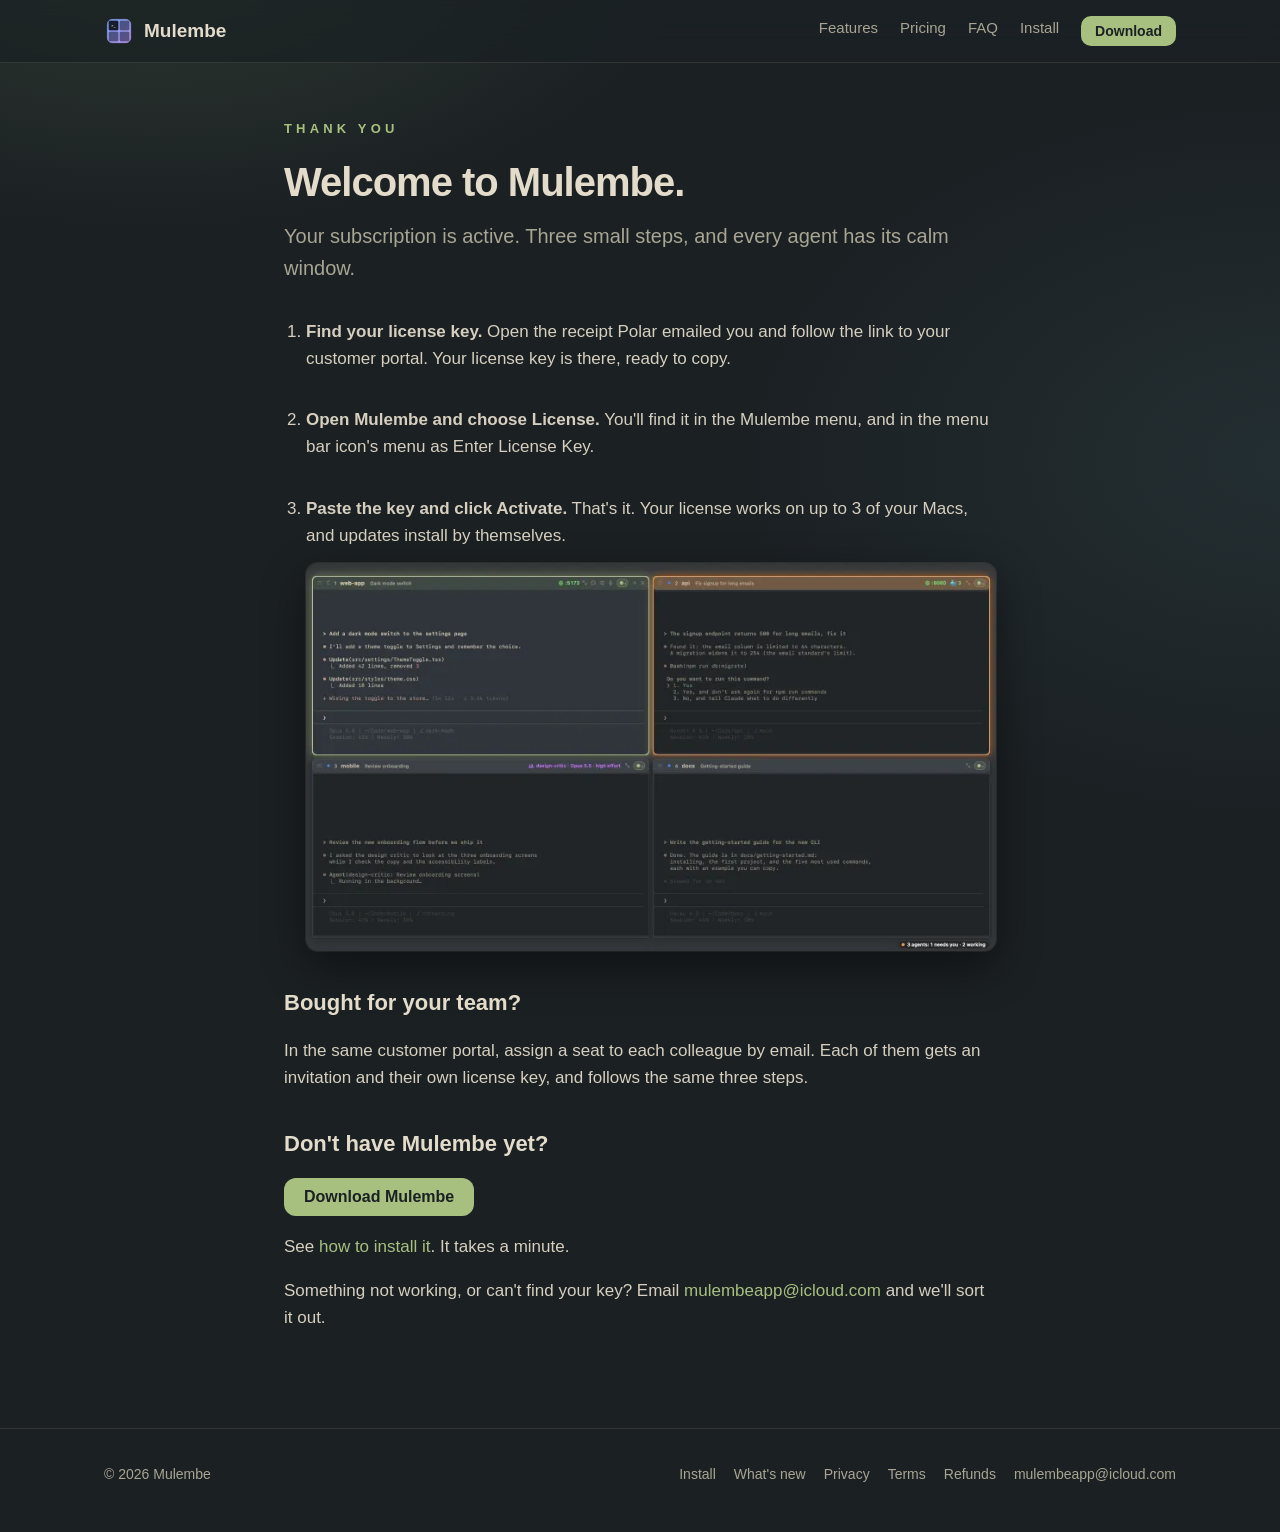
<file: thanks.html>
<!doctype html>
<html lang="en">
<head>
  <meta charset="utf-8">
  <meta name="viewport" content="width=device-width, initial-scale=1">
  <meta name="description" content="Welcome to Mulembe: where to find your license key and how to activate it.">
  <meta name="robots" content="noindex">
  <title>Welcome to Mulembe · Mulembe</title>
  <link rel="canonical" href="https://mulembe-app.github.io/thanks.html">
  <link rel="icon" href="assets/favicon.png">
  <meta property="og:type" content="website">
  <meta property="og:site_name" content="Mulembe">
  <meta property="og:title" content="Welcome to Mulembe">
  <meta property="og:description" content="Where to find your license key and how to activate it.">
  <meta property="og:url" content="https://mulembe-app.github.io/thanks.html">
  <meta property="og:image" content="https://mulembe-app.github.io/assets/og-preview.jpg?v=2">
  <meta property="og:image:secure_url" content="https://mulembe-app.github.io/assets/og-preview.jpg?v=2">
  <meta property="og:image:type" content="image/jpeg">
  <meta property="og:image:width" content="1200">
  <meta property="og:image:height" content="630">
  <meta property="og:image:alt" content="Mulembe: all your AI agents, side by side. A calm, native Mac terminal for Claude Code and Codex.">
  <meta name="twitter:card" content="summary_large_image">
  <meta name="twitter:title" content="Welcome to Mulembe">
  <meta name="twitter:description" content="A calm, native Mac terminal for Claude Code and Codex. 14 days free, then from $2.99 a month.">
  <meta name="twitter:image" content="https://mulembe-app.github.io/assets/og-preview.jpg?v=2">
  <link rel="stylesheet" href="style.css">
</head>
<body>
<header class="top">
  <div class="wrap">
    <a class="brand" href="./"><img src="assets/icon-88.png" width="30" height="30" alt="">Mulembe</a>
    <nav class="links">
      <a href="./#features">Features</a>
      <a href="./#pricing">Pricing</a>
      <a href="./#faq">FAQ</a>
      <a href="install.html">Install</a>
      <a class="button small" href="download/Mulembe.dmg">Download</a>
    </nav>
    <details class="menu">
      <summary aria-label="Menu"><span class="bars" aria-hidden="true"></span></summary>
      <nav class="menu-links">
        <a onclick="this.closest('details').open = false" href="./#features">Features</a>
        <a onclick="this.closest('details').open = false" href="./#pricing">Pricing</a>
        <a onclick="this.closest('details').open = false" href="./#faq">FAQ</a>
        <a onclick="this.closest('details').open = false" href="install.html">Install</a>
      </nav>
    </details>
  </div>
</header>
<main class="page thanks">
<p class="eyebrow">Thank you</p>
<h1>Welcome to Mulembe.</h1>
<p class="lead">Your subscription is active. Three small steps, and every agent has its calm window.</p>
<ol class="steps">
  <li>
    <p><b>Find your license key.</b> Open the receipt Polar emailed you and follow the link to your customer portal. Your license key is there, ready to copy.</p>
  </li>
  <li>
    <p><b>Open Mulembe and choose License.</b> You'll find it in the Mulembe menu, and in the menu bar icon's menu as Enter License Key.</p>
  </li>
  <li>
    <p><b>Paste the key and click Activate.</b> That's it. Your license works on up to 3 of your Macs, and updates install by themselves.</p>
    <picture><source type="image/webp" srcset="assets/install/step5-800.webp 800w, assets/install/step5-1600.webp 1600w, assets/install/step5-2400.webp 2400w" sizes="(max-width: 808px) calc(100vw - 70px), 720px"><img src="assets/install/step5.jpg" width="3200" height="1800" alt="Mulembe open, with four AI agents side by side." decoding="async"></picture>
  </li>
</ol>
<h2>Bought for your team?</h2>
<p>In the same customer portal, assign a seat to each colleague by email. Each of them gets an invitation and their own license key, and follows the same three steps.</p>
<h2>Don't have Mulembe yet?</h2>
<p><a class="button" href="download/Mulembe.dmg">Download Mulembe</a></p>
<p>See <a href="install.html">how to install it</a>. It takes a minute.</p>
<p>Something not working, or can't find your key? Email <a href="mailto:mulembeapp@icloud.com">mulembeapp@icloud.com</a> and we'll sort it out.</p>
</main>
<footer class="bottom">
  <div class="wrap">
    <span>© 2026 Mulembe</span>
    <span class="spacer"></span>
    <a href="install.html">Install</a>
    <a href="changelog.html">What's new</a>
    <a href="privacy.html">Privacy</a>
    <a href="terms.html">Terms</a>
    <a href="refunds.html">Refunds</a>
    <a href="mailto:mulembeapp@icloud.com">mulembeapp@icloud.com</a>
  </div>
</footer>
</body>
</html>
</file>
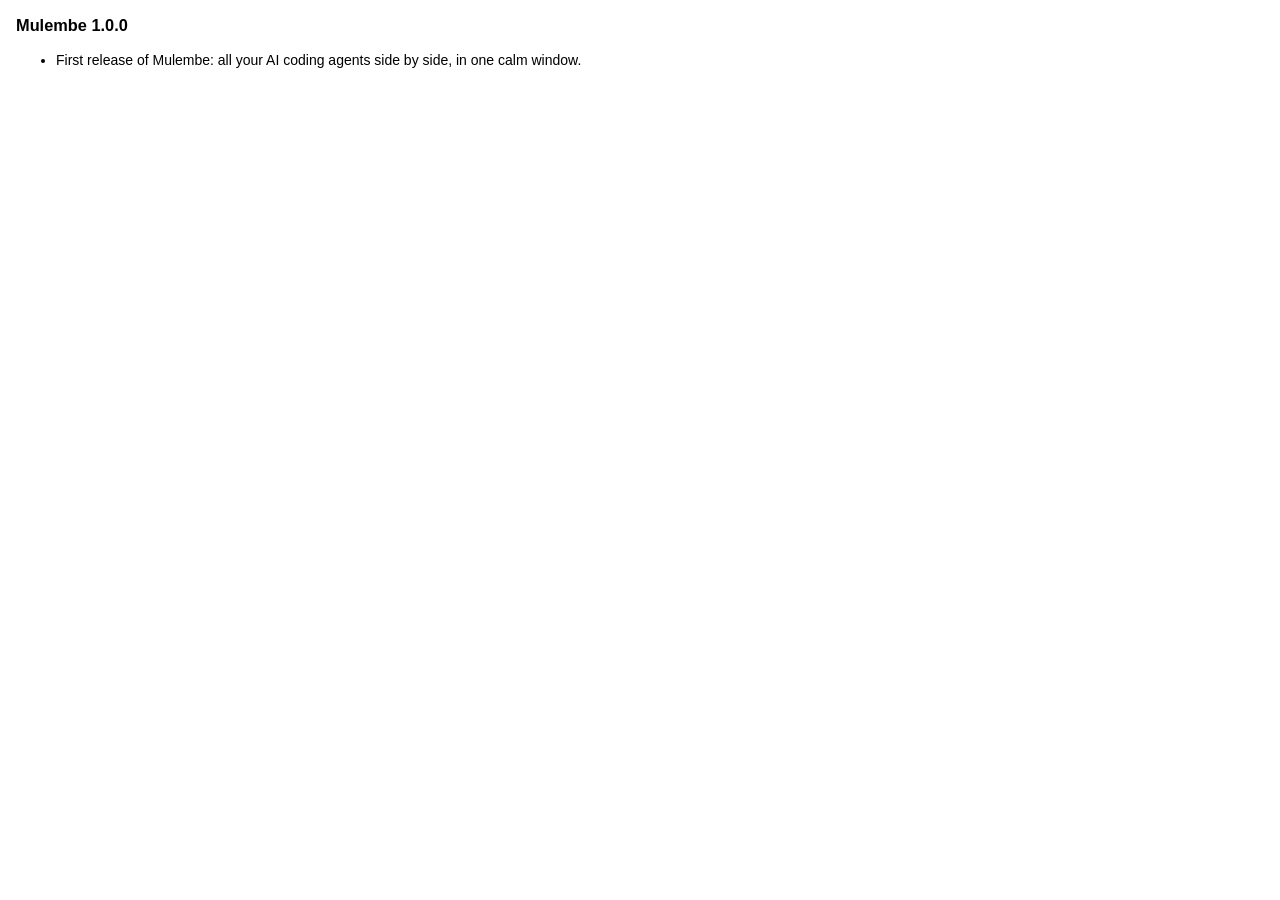
<file: updates/Mulembe-1.0.0.html>
<!doctype html><meta charset="utf-8"><style>body{font:14px -apple-system,sans-serif;margin:16px}</style>
<h3>Mulembe 1.0.0</h3><ul>
<li>First release of Mulembe: all your AI coding agents side by side, in one calm window.</li>
</ul>
</file>
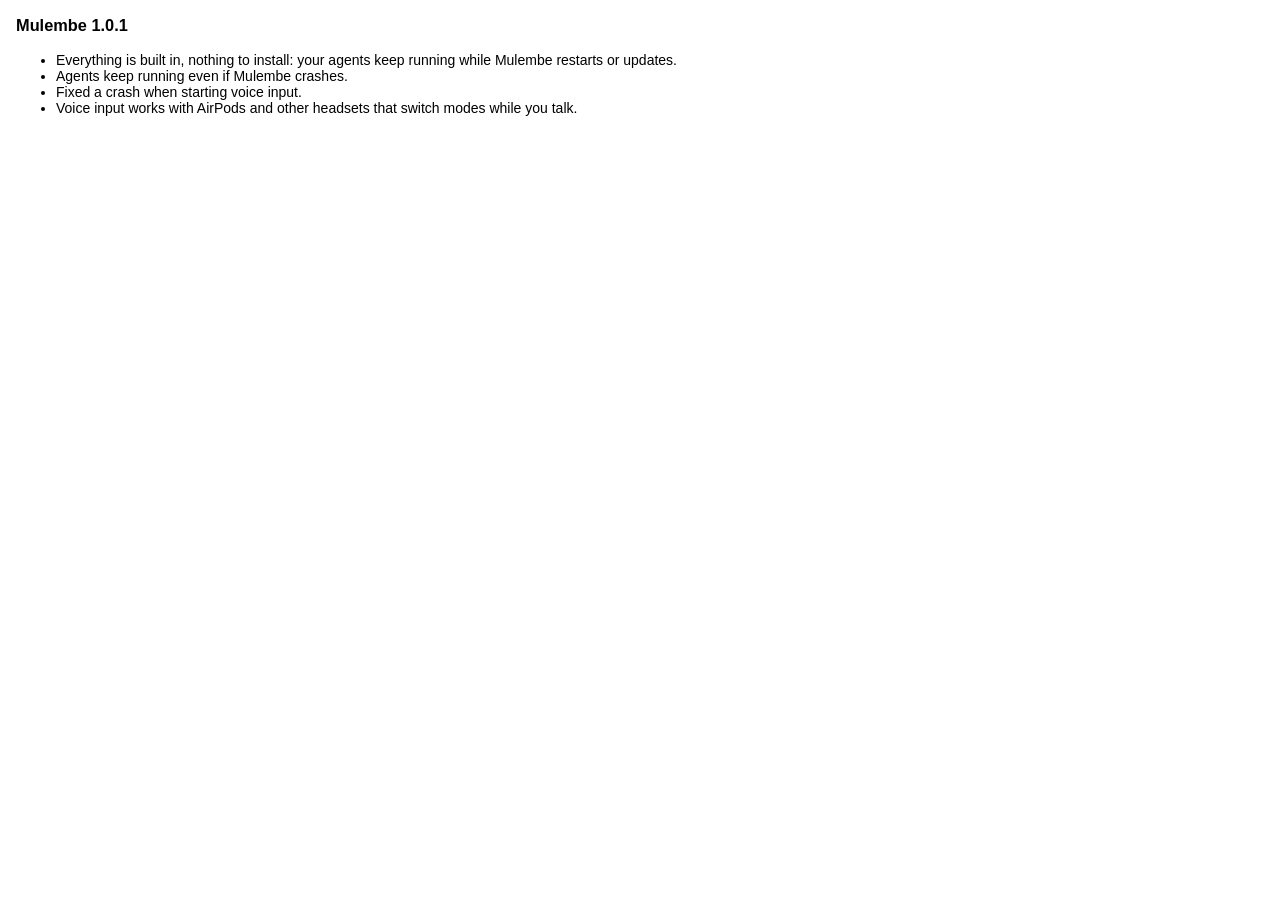
<file: updates/Mulembe-1.0.1.html>
<!doctype html><meta charset="utf-8"><style>body{font:14px -apple-system,sans-serif;margin:16px}</style>
<h3>Mulembe 1.0.1</h3><ul>
<li>Everything is built in, nothing to install: your agents keep running while Mulembe restarts or updates.</li>
<li>Agents keep running even if Mulembe crashes.</li>
<li>Fixed a crash when starting voice input.</li>
<li>Voice input works with AirPods and other headsets that switch modes while you talk.</li>
</ul>
</file>
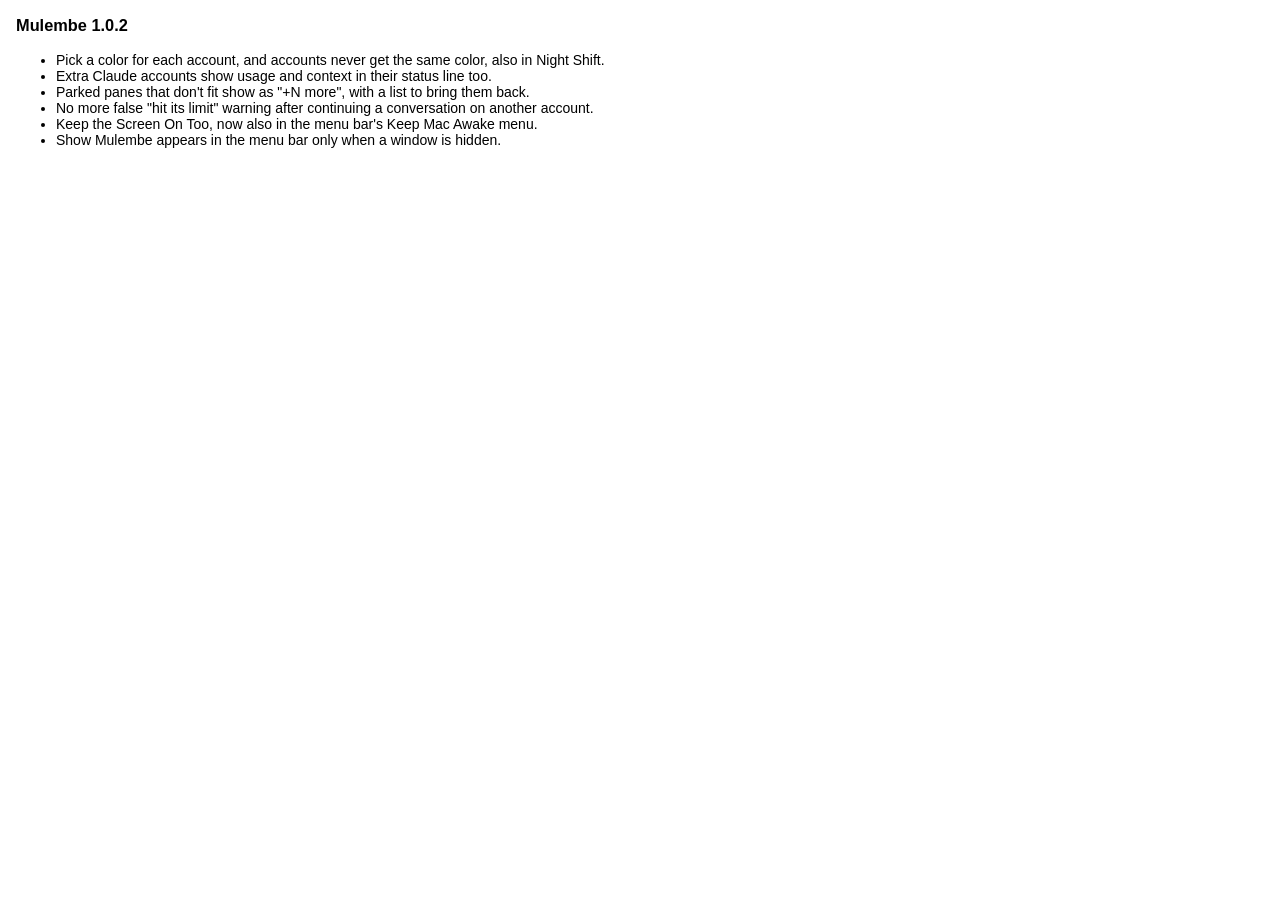
<file: updates/Mulembe-1.0.2.html>
<!doctype html><meta charset="utf-8"><style>body{font:14px -apple-system,sans-serif;margin:16px}</style>
<h3>Mulembe 1.0.2</h3><ul>
<li>Pick a color for each account, and accounts never get the same color, also in Night Shift.</li>
<li>Extra Claude accounts show usage and context in their status line too.</li>
<li>Parked panes that don't fit show as "+N more", with a list to bring them back.</li>
<li>No more false "hit its limit" warning after continuing a conversation on another account.</li>
<li>Keep the Screen On Too, now also in the menu bar's Keep Mac Awake menu.</li>
<li>Show Mulembe appears in the menu bar only when a window is hidden.</li>
</ul>
</file>
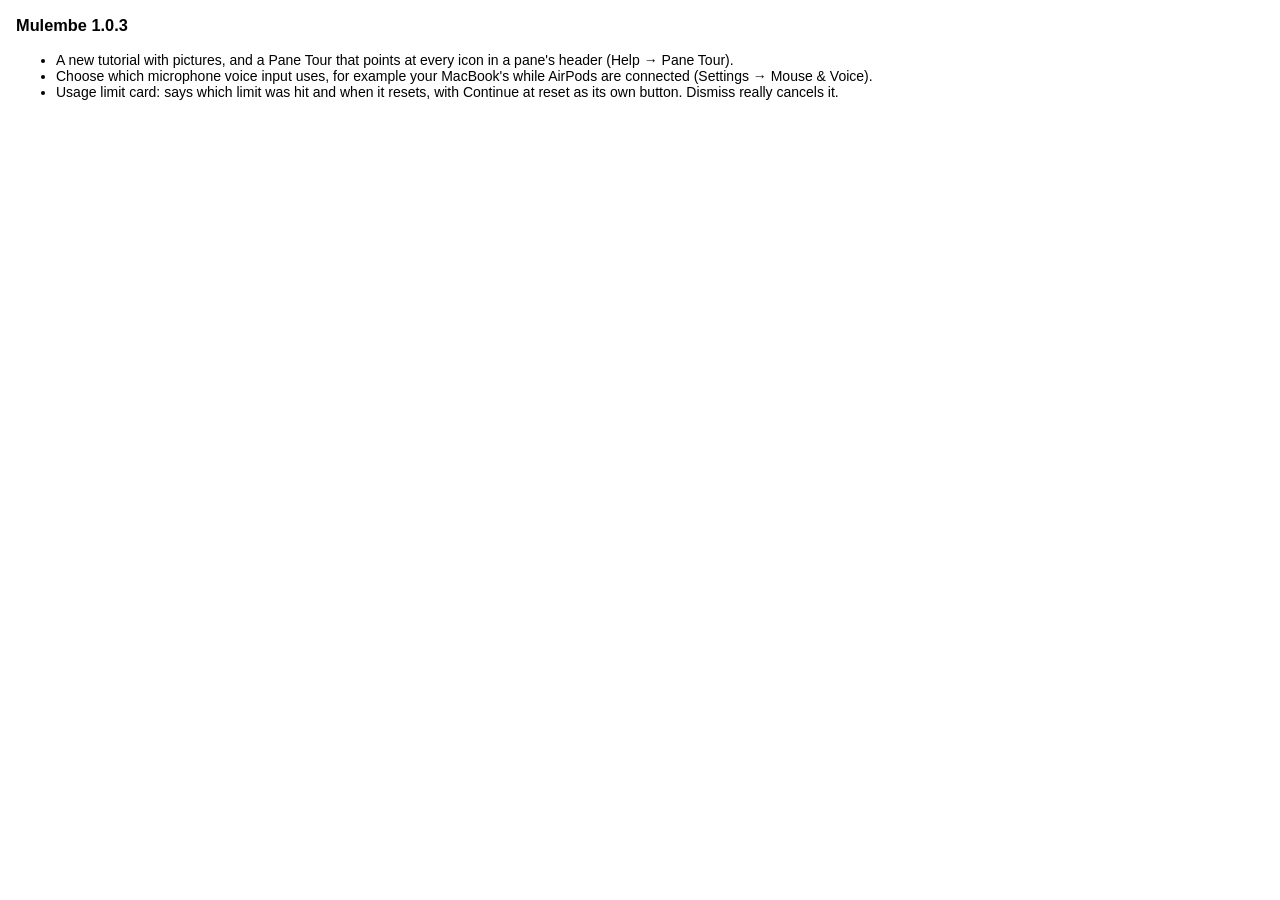
<file: updates/Mulembe-1.0.3.html>
<!doctype html><meta charset="utf-8"><style>body{font:14px -apple-system,sans-serif;margin:16px}</style>
<h3>Mulembe 1.0.3</h3><ul>
<li>A new tutorial with pictures, and a Pane Tour that points at every icon in a pane's header (Help → Pane Tour).</li>
<li>Choose which microphone voice input uses, for example your MacBook's while AirPods are connected (Settings → Mouse &amp; Voice).</li>
<li>Usage limit card: says which limit was hit and when it resets, with Continue at reset as its own button. Dismiss really cancels it.</li>
</ul>
</file>
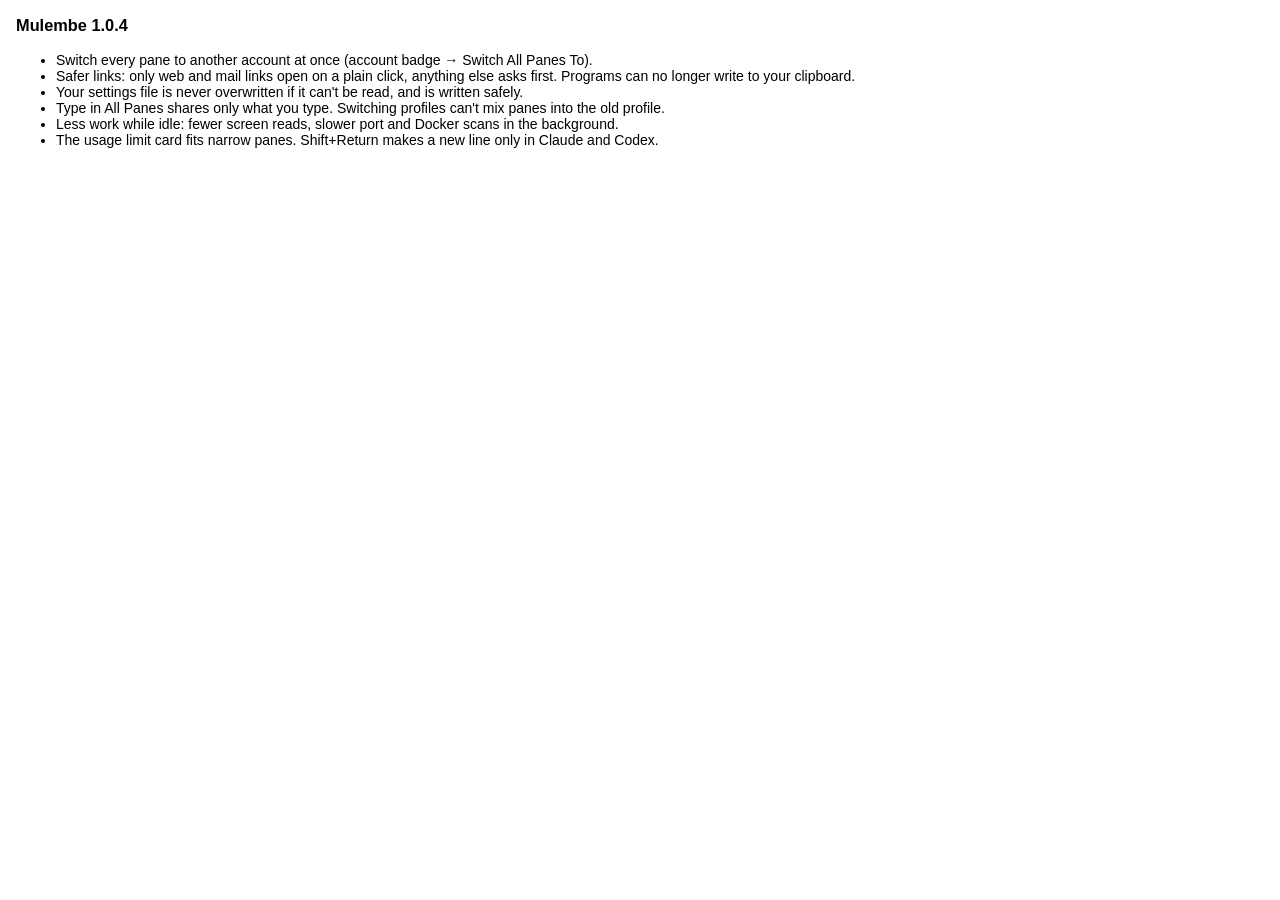
<file: updates/Mulembe-1.0.4.html>
<!doctype html><meta charset="utf-8"><style>body{font:14px -apple-system,sans-serif;margin:16px}</style>
<h3>Mulembe 1.0.4</h3><ul>
<li>Switch every pane to another account at once (account badge → Switch All Panes To).</li>
<li>Safer links: only web and mail links open on a plain click, anything else asks first. Programs can no longer write to your clipboard.</li>
<li>Your settings file is never overwritten if it can't be read, and is written safely.</li>
<li>Type in All Panes shares only what you type. Switching profiles can't mix panes into the old profile.</li>
<li>Less work while idle: fewer screen reads, slower port and Docker scans in the background.</li>
<li>The usage limit card fits narrow panes. Shift+Return makes a new line only in Claude and Codex.</li>
</ul>
</file>
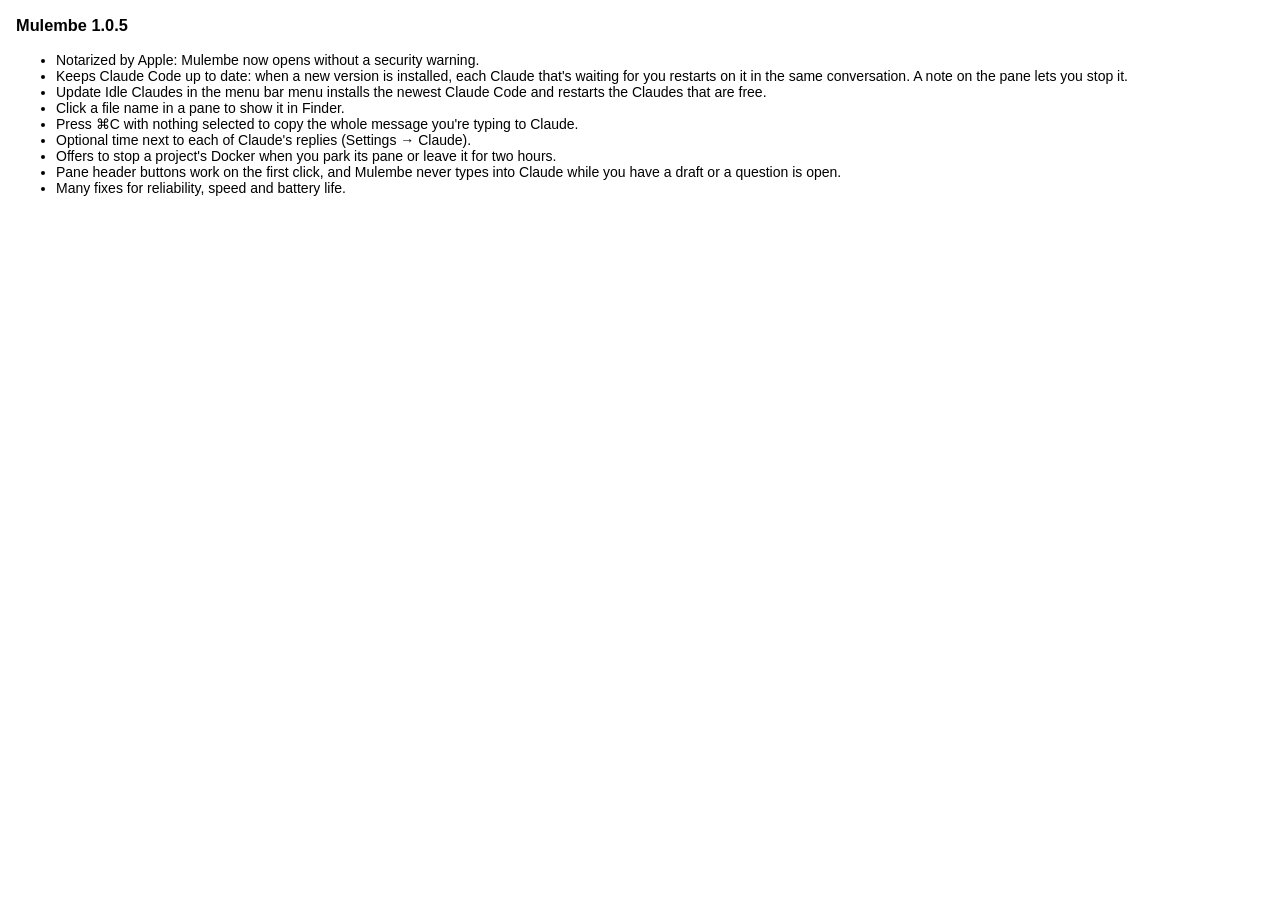
<file: updates/Mulembe-1.0.5.html>
<!doctype html><meta charset="utf-8"><style>body{font:14px -apple-system,sans-serif;margin:16px}</style>
<h3>Mulembe 1.0.5</h3><ul>
<li>Notarized by Apple: Mulembe now opens without a security warning.</li>
<li>Keeps Claude Code up to date: when a new version is installed, each Claude that's waiting for you restarts on it in the same conversation. A note on the pane lets you stop it.</li>
<li>Update Idle Claudes in the menu bar menu installs the newest Claude Code and restarts the Claudes that are free.</li>
<li>Click a file name in a pane to show it in Finder.</li>
<li>Press ⌘C with nothing selected to copy the whole message you're typing to Claude.</li>
<li>Optional time next to each of Claude's replies (Settings → Claude).</li>
<li>Offers to stop a project's Docker when you park its pane or leave it for two hours.</li>
<li>Pane header buttons work on the first click, and Mulembe never types into Claude while you have a draft or a question is open.</li>
<li>Many fixes for reliability, speed and battery life.</li>
</ul>
</file>
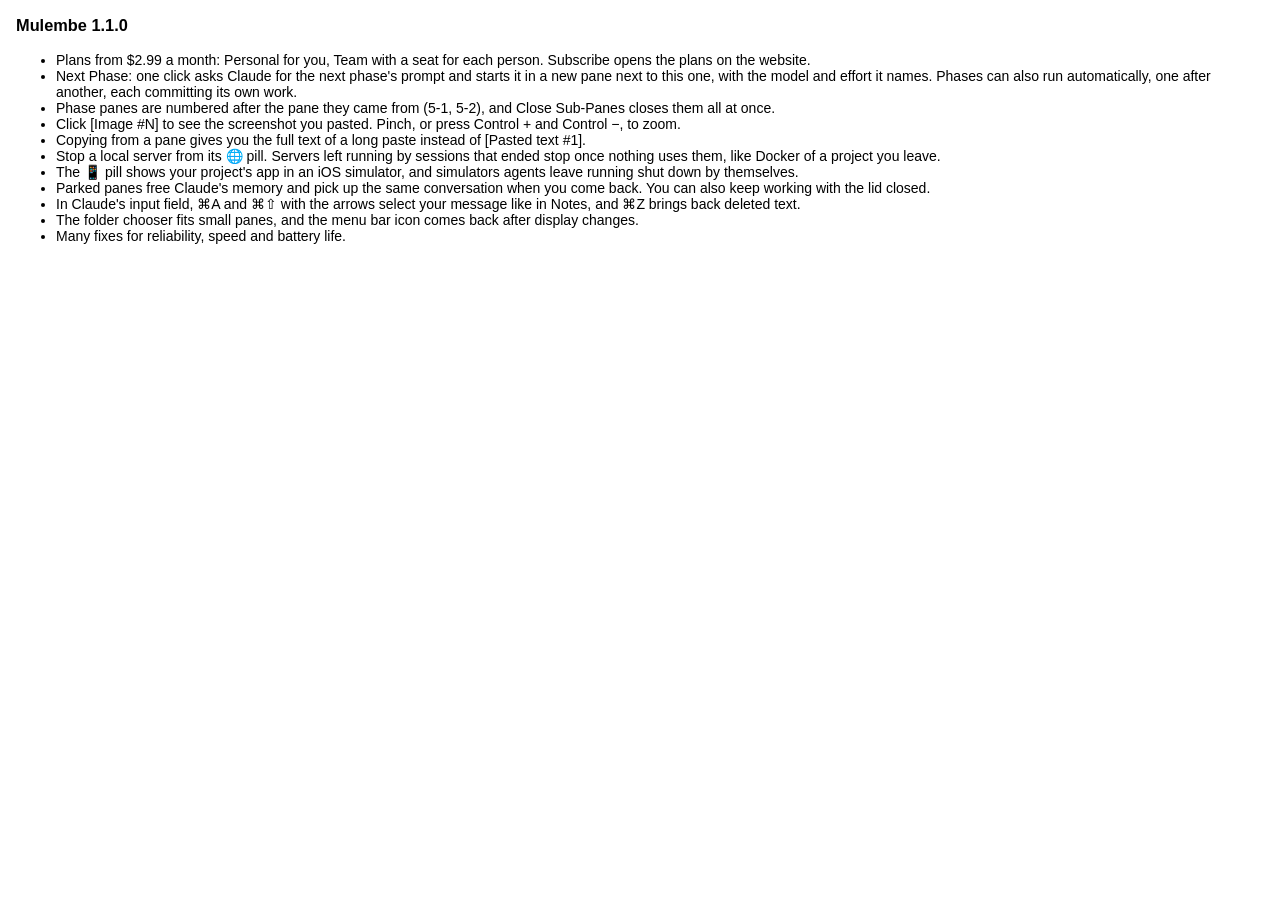
<file: updates/Mulembe-1.1.0.html>
<!doctype html><meta charset="utf-8"><style>body{font:14px -apple-system,sans-serif;margin:16px}</style>
<h3>Mulembe 1.1.0</h3><ul>
<li>Plans from $2.99 a month: Personal for you, Team with a seat for each person. Subscribe opens the plans on the website.</li>
<li>Next Phase: one click asks Claude for the next phase's prompt and starts it in a new pane next to this one, with the model and effort it names. Phases can also run automatically, one after another, each committing its own work.</li>
<li>Phase panes are numbered after the pane they came from (5-1, 5-2), and Close Sub-Panes closes them all at once.</li>
<li>Click [Image #N] to see the screenshot you pasted. Pinch, or press Control + and Control −, to zoom.</li>
<li>Copying from a pane gives you the full text of a long paste instead of [Pasted text #1].</li>
<li>Stop a local server from its 🌐 pill. Servers left running by sessions that ended stop once nothing uses them, like Docker of a project you leave.</li>
<li>The 📱 pill shows your project's app in an iOS simulator, and simulators agents leave running shut down by themselves.</li>
<li>Parked panes free Claude's memory and pick up the same conversation when you come back. You can also keep working with the lid closed.</li>
<li>In Claude's input field, ⌘A and ⌘⇧ with the arrows select your message like in Notes, and ⌘Z brings back deleted text.</li>
<li>The folder chooser fits small panes, and the menu bar icon comes back after display changes.</li>
<li>Many fixes for reliability, speed and battery life.</li>
</ul>
</file>
<file: style.css>
/* Mulembe website: Soft Focus colors (the app's calm grey-green theme). Why, then how, then what. Nothing moves on its own. */
:root {
  --bg: #1b2023;
  --bg-raised: #232a2e;
  --card: #283035;
  --line: rgba(211, 198, 170, 0.12);
  --text: #e4dccb;
  --muted: #a9a593;
  --accent: #a7c080;
  --accent-strong: #b9d28f;
  --warm: #e69875;
  --radius: 16px;
  --max: 1120px;
  color-scheme: dark;
}

* { box-sizing: border-box; }
html { scroll-behavior: smooth; }
body {
  margin: 0;
  background:
    radial-gradient(900px 520px at 12% -6%, rgba(122, 156, 106, 0.22), transparent 62%),
    radial-gradient(900px 600px at 100% 30%, rgba(74, 112, 118, 0.18), transparent 60%),
    var(--bg);
  color: var(--text);
  font: 17px/1.6 -apple-system, BlinkMacSystemFont, "SF Pro Text", "Helvetica Neue", Helvetica, Arial, sans-serif;
  -webkit-font-smoothing: antialiased;
}
a { color: var(--accent); text-decoration: none; }
a:hover { text-decoration: underline; }
img { max-width: 100%; height: auto; display: block; }
.wrap { max-width: var(--max); margin: 0 auto; padding: 0 24px; }

/* Header */
header.top {
  position: sticky; top: 0; z-index: 10;
  backdrop-filter: saturate(160%) blur(14px); -webkit-backdrop-filter: saturate(160%) blur(14px);
  background: rgba(27, 32, 35, 0.72);
  border-bottom: 1px solid var(--line);
}
header.top .wrap { display: flex; align-items: center; gap: 28px; height: 62px; }
.brand { display: flex; align-items: center; gap: 10px; color: var(--text); font-weight: 700; font-size: 19px; }
.brand:hover { text-decoration: none; }
.brand img { width: 30px; height: 30px; }
nav.links { display: flex; gap: 22px; margin-left: auto; font-size: 15px; }
nav.links a { color: var(--muted); }
nav.links a:hover { color: var(--text); text-decoration: none; }
/* The Download button in the top bar keeps the button's dark text, also on hover. */
nav.links a.button, nav.links a.button:hover, nav.links a.button:visited { color: #1b2023; }

.button {
  display: inline-flex; align-items: center; gap: 8px;
  padding: 11px 20px; border-radius: 12px;
  font-weight: 600; font-size: 16px; line-height: 1;
  background: var(--accent); color: #1b2023;
  border: 0; cursor: pointer;
  transition: background .15s ease;
}
.button:hover { background: var(--accent-strong); text-decoration: none; }
.button.ghost { background: transparent; color: var(--text); box-shadow: inset 0 0 0 1px var(--line); }
.button.ghost:hover { background: rgba(255, 255, 255, 0.04); }
.button.small { padding: 8px 14px; font-size: 14px; border-radius: 10px; }
.button.soon { opacity: .55; cursor: default; pointer-events: none; }

/* Hero */
.hero { text-align: center; padding: 84px 0 40px; }
.hero h1 { font-size: clamp(38px, 6vw, 64px); line-height: 1.08; letter-spacing: -1.5px; margin: 0 auto 18px; max-width: 900px; }
.hero p.lead { font-size: clamp(18px, 2.2vw, 22px); color: var(--muted); max-width: 720px; margin: 0 auto 30px; }
.hero .actions { display: flex; gap: 12px; justify-content: center; flex-wrap: wrap; }
.hero .meta { margin-top: 16px; font-size: 14px; color: var(--muted); }
.shot {
  margin: 46px auto 0; border-radius: 14px; overflow: hidden;
  box-shadow: 0 30px 90px rgba(0, 0, 0, 0.55), 0 0 0 1px var(--line);
}

/* Sections */
section { padding: 72px 0; }
section h2 { font-size: clamp(28px, 4vw, 40px); line-height: 1.15; letter-spacing: -0.8px; margin: 0 0 14px; text-align: center; text-wrap: balance; }
section p.intro { color: var(--muted); text-align: center; max-width: 680px; margin: 0 auto 40px; }

.grid { display: grid; grid-template-columns: repeat(auto-fill, minmax(300px, 1fr)); gap: 18px; }
.card {
  background: var(--card); border-radius: var(--radius); padding: 24px 24px 22px;
  box-shadow: 0 0 0 1px var(--line);
}
.card .icon { font-size: 26px; line-height: 1; margin-bottom: 12px; }
.card h3 { margin: 0 0 6px; font-size: 18px; }
.card p { margin: 0; color: var(--muted); font-size: 15.5px; }

.split { display: grid; grid-template-columns: 1fr 1.25fr; gap: 44px; align-items: center; }
.split h2, .split p.intro { text-align: left; margin-left: 0; }
.split .shot { margin: 0; }
@media (max-width: 860px) { .split { grid-template-columns: 1fr; } }

/* Pricing */
.price-card {
  max-width: 460px; margin: 0 auto; text-align: center;
  background: var(--card); border-radius: 22px; padding: 36px 32px 30px;
  box-shadow: 0 0 0 1px var(--line), 0 24px 70px rgba(0, 0, 0, 0.35);
}
.price { font-size: 64px; font-weight: 800; letter-spacing: -2px; line-height: 1; margin: 6px 0 4px; }
.price small { font-size: 20px; font-weight: 600; color: var(--muted); letter-spacing: 0; }
.price-card ul { list-style: none; padding: 0; margin: 22px 0 26px; text-align: left; }
.price-card li { padding: 7px 0 7px 30px; position: relative; color: var(--text); }
.price-card li::before { content: "✓"; position: absolute; left: 4px; color: var(--accent); font-weight: 700; }
.price-card .note { font-size: 13.5px; color: var(--muted); margin-top: 14px; }

/* FAQ */
.faq { max-width: 780px; margin: 0 auto; }
.faq details { background: var(--card); border-radius: 12px; padding: 16px 20px; margin-bottom: 10px; box-shadow: 0 0 0 1px var(--line); }
.faq summary { cursor: pointer; font-weight: 600; list-style: none; }
.faq summary::-webkit-details-marker { display: none; }
.faq summary::after { content: "+"; float: right; color: var(--muted); transition: transform .15s ease; }
.faq details[open] summary::after { transform: rotate(45deg); }
.faq details p { color: var(--muted); margin: 10px 0 2px; }

/* Text pages (privacy, terms…) */
.page { max-width: 760px; margin: 0 auto; padding: 56px 24px 80px; }
.page h1 { font-size: 40px; letter-spacing: -1px; margin: 0 0 6px; }
.page .updated { color: var(--muted); font-size: 14px; margin-bottom: 30px; }
.page h2 { font-size: 22px; margin: 34px 0 8px; text-align: left; }
.page p, .page li { color: #d6cfbf; }
.page ol li { margin-bottom: 10px; }
.page code { background: var(--card); padding: 2px 6px; border-radius: 6px; font-size: 15px; }

footer.bottom { border-top: 1px solid var(--line); padding: 34px 0 46px; color: var(--muted); font-size: 14px; }
footer.bottom .wrap { display: flex; gap: 18px; flex-wrap: wrap; align-items: center; }
footer.bottom .wrap .spacer { flex: 1; }
footer.bottom a { color: var(--muted); }
footer.bottom a:hover { color: var(--text); }

@media (max-width: 640px) {
  nav.links a:not(.button) { display: none; }
  .hero { padding-top: 56px; }
  section { padding: 54px 0; }
}

/* Feature sections: short two-part headlines with a line or two each */
.points { display: grid; gap: 18px; margin-top: 8px; }
.points h3 { margin: 0 0 4px; font-size: 18px; }
.points p { margin: 0; color: var(--muted); font-size: 15.5px; }
.points.three { grid-template-columns: repeat(3, 1fr); gap: 28px; margin-top: 34px; }
@media (max-width: 860px) { .points.three { grid-template-columns: 1fr; } }
.shot.wide { margin-top: 10px; }
.shot.plain { box-shadow: none; border-radius: 0; }
.points.four { grid-template-columns: repeat(4, 1fr); gap: 24px; margin-top: 34px; }
@media (max-width: 980px) { .points.four { grid-template-columns: 1fr 1fr; } }
@media (max-width: 600px) { .points.four { grid-template-columns: 1fr; } }
.pair { display: grid; grid-template-columns: 1fr 1fr; gap: 56px; }
.pair h2, .pair p.intro { text-align: left; margin-left: 0; }
@media (max-width: 860px) { .pair { grid-template-columns: 1fr; } }

/* Feature boxes that have their own section further down: the whole box is a link. */
a.card.link { display: flex; flex-direction: column; color: inherit; text-decoration: none; transition: box-shadow .15s ease; }
a.card.link:hover { box-shadow: 0 0 0 1px rgba(167, 192, 128, 0.45), 0 14px 34px rgba(0, 0, 0, 0.3); }
a.card.link .more { display: inline-block; margin-top: auto; padding-top: 12px; font-size: 14px; font-weight: 600; color: var(--accent); }
section { scroll-margin-top: 70px; }
#phone { scroll-margin-top: 80px; }
.policy-link { text-align: center; margin: 38px 0 0; font-weight: 600; }
.points .ico { width: 28px; height: 28px; color: var(--accent); margin-bottom: 10px; display: block; }
.points.privacy { row-gap: 34px; }

/* "Back to features", shown after a feature box's Read more */
.back-pill {
  position: fixed; right: 24px; bottom: 24px; z-index: 20;
  padding: 12px 18px; border-radius: 999px;
  background: var(--accent); color: #1b2023; font-weight: 600; font-size: 15px;
  box-shadow: 0 12px 30px rgba(0, 0, 0, 0.45);
}
.back-pill:hover { background: var(--accent-strong); text-decoration: none; }
.back-pill[hidden] { display: none; }

/* Install steps with pictures */
.page ol.steps { padding-left: 22px; }
.page ol.steps li { margin-bottom: 34px; }
.page ol.steps li p { margin: 0 0 14px; }
.page ol.steps img { border-radius: 12px; box-shadow: 0 16px 44px rgba(0, 0, 0, 0.45), 0 0 0 1px var(--line); max-width: 100%; height: auto; }
.page ol.steps img.dialog { max-width: 440px; }
nav.links a[aria-current="page"] { color: var(--text); }
picture { display: block; max-width: 100%; }

/* Feature icons: duotone drawings on a dark glass tile with a soft light from above */
.card .icon {
  width: 60px; height: 60px; display: grid; place-items: center; margin-bottom: 16px; border-radius: 17px;
  background:
    radial-gradient(120% 90% at 30% 0%, rgba(185, 210, 143, 0.20), transparent 60%),
    linear-gradient(180deg, #2f3833, #222a2d);
  box-shadow: inset 0 1px 0 rgba(255, 255, 255, 0.07), 0 10px 24px rgba(0, 0, 0, 0.35), 0 0 22px rgba(167, 192, 128, 0.06);
}
.card .icon svg { width: 38px; height: 38px; filter: drop-shadow(0 0 6px rgba(167, 192, 128, 0.18)); }
a.card.link:hover .icon { box-shadow: inset 0 1px 0 rgba(255, 255, 255, 0.09), 0 12px 28px rgba(0, 0, 0, 0.4), 0 0 28px rgba(167, 192, 128, 0.14); }

/* Agent comparison table */
.compare { margin: 44px 0 0; overflow-x: auto; border-radius: var(--radius); background: var(--card); box-shadow: 0 0 0 1px var(--line); }
.compare table { width: 100%; border-collapse: collapse; font-size: 15px; min-width: 560px; }
.compare th, .compare td { padding: 13px 16px; border-bottom: 1px solid var(--line); text-align: center; vertical-align: middle; }
.compare tbody tr:last-child th, .compare tbody tr:last-child td { border-bottom: 0; }
.compare thead th { font-size: 14px; font-weight: 600; color: var(--text); background: rgba(255, 255, 255, 0.025); }
.compare thead th:nth-child(2) { color: var(--accent); }
.compare tbody th { text-align: left; font-weight: 500; color: var(--text); }
.compare td:nth-child(2) { background: rgba(167, 192, 128, 0.05); }
.compare td.yes svg { width: 20px; height: 20px; fill: none; stroke: var(--accent); stroke-width: 2.2; stroke-linecap: round; stroke-linejoin: round; vertical-align: middle; }
.compare td.no span { display: inline-block; width: 6px; height: 6px; border-radius: 50%; background: rgba(169, 165, 147, 0.35); vertical-align: middle; }
.compare td.part { color: var(--muted); font-size: 13.5px; }
.compare-note { text-align: center; color: var(--muted); font-size: 14px; margin: 16px auto 0; max-width: 720px; }
.sr { position: absolute; width: 1px; height: 1px; overflow: hidden; clip: rect(0 0 0 0); }
.compare table { table-layout: fixed; }
.compare thead th:first-child { width: 40%; }

/* On a phone the comparison becomes a list: each feature on its own line, the three answers under it,
   and the agent names pinned under the top bar while scrolling through it. */
@media (max-width: 640px) {
  .compare { overflow: visible; }
  .compare table, .compare thead, .compare tbody { display: block; min-width: 0; }
  .compare tr { display: grid; grid-template-columns: repeat(3, 1fr); }
  .compare thead { position: sticky; top: 62px; z-index: 2; }
  .compare thead tr { background: #2c3439; border-radius: var(--radius) var(--radius) 0 0; box-shadow: 0 1px 0 var(--line); }
  .compare thead th { background: none; padding: 12px 6px; font-size: 13px; border-bottom: 0; }
  .compare thead th:first-child { display: none; }
  .compare .long { display: none; }
  .compare tbody th { grid-column: 1 / -1; padding: 14px 16px 2px; border-bottom: 0; font-size: 15px; }
  .compare td { padding: 6px 6px 14px; }
  .compare td.part { font-size: 12.5px; line-height: 1.35; }
  .compare td:nth-child(2) { background: none; }
}

/* On a phone the top bar keeps only Download, and the other links move into this menu. */
details.menu { display: none; position: relative; }
details.menu summary {
  list-style: none; cursor: pointer; display: grid; place-items: center;
  width: 42px; height: 42px; border-radius: 12px; box-shadow: inset 0 0 0 1px var(--line);
}
details.menu summary::-webkit-details-marker { display: none; }
details.menu summary:focus-visible { outline: 2px solid var(--accent); outline-offset: 2px; }
details.menu .bars, details.menu .bars::before, details.menu .bars::after {
  display: block; width: 18px; height: 2px; border-radius: 2px; background: var(--text);
  transition: transform .15s ease, background .15s ease;
}
details.menu .bars { position: relative; }
details.menu .bars::before, details.menu .bars::after { content: ""; position: absolute; left: 0; }
details.menu .bars::before { top: -6px; }
details.menu .bars::after { top: 6px; }
details.menu[open] .bars { background: transparent; }
details.menu[open] .bars::before { transform: translateY(6px) rotate(45deg); }
details.menu[open] .bars::after { transform: translateY(-6px) rotate(-45deg); }
.menu-links {
  position: absolute; right: 0; top: 52px; min-width: 200px; padding: 8px;
  display: flex; flex-direction: column;
  background: var(--bg-raised); border: 1px solid var(--line); border-radius: 14px;
  box-shadow: 0 12px 32px rgba(0, 0, 0, 0.45);
}
.menu-links a { padding: 12px 14px; border-radius: 10px; color: var(--text); font-size: 16px; }
.menu-links a:hover, .menu-links a[aria-current="page"] { background: var(--card); text-decoration: none; }
@media (max-width: 640px) {
  details.menu { display: block; }
  header.top .wrap { gap: 12px; }
}

/* How it works: three short steps under the benefits */
.how { max-width: 640px; margin: 64px auto 0; }
.how h3 { margin: 0 0 18px; font-size: 18px; text-align: center; }
.how ol { list-style: none; counter-reset: step; padding: 0; margin: 0; display: grid; gap: 14px; }
.how li { counter-increment: step; position: relative; padding-left: 36px; color: var(--muted); }
.how li::before { content: counter(step); position: absolute; left: 0; top: -2px; font-size: 20px; font-weight: 600; color: var(--accent); font-variant-numeric: tabular-nums; }
.how li b { color: var(--text); font-weight: 600; }

/* Why I made Mulembe: a short letter, signed */
.letter { width: min(100% - 48px, 34rem); margin: 0 auto; display: grid; gap: 20px; }
.letter img { width: 44px; height: 44px; }
.letter h2 { text-align: left; margin: 0 0 4px; }
.letter p { margin: 0; color: #d6cfbf; }
.letter mark { background: var(--accent); color: var(--bg); padding: 0 0.15em; border-radius: 3px; }
.letter .sign { font-style: italic; font-size: 22px; margin-top: 10px; line-height: 1.3; color: var(--text); }
.letter .sign > a { color: var(--text); }
.letter .sign small { display: block; font-style: normal; font-size: 14px; margin-top: 4px; }
.letter .sign small a { color: var(--muted); }

/* One price: two plans of equal weight */
.plans { display: grid; grid-template-columns: 1fr 1fr; gap: 18px; max-width: 820px; margin: 0 auto; }
.plan { display: flex; flex-direction: column; align-items: flex-start; background: var(--card); border-radius: 22px; padding: 32px; box-shadow: 0 0 0 1px var(--line); }
.plan h3 { margin: 0; font-size: 18px; color: var(--muted); font-weight: 600; }
.plan .amount { font-size: 64px; font-weight: 700; letter-spacing: -2px; line-height: 1; margin: 14px 0 18px; font-variant-numeric: tabular-nums; }
.plan .amount small { font-size: 20px; font-weight: 600; color: var(--muted); letter-spacing: 0; }
.plan .for { margin: 0 0 10px; font-size: 18px; }
.plan .inc { margin: 0 0 26px; color: var(--muted); font-size: 15.5px; }
.plan .button { margin-top: auto; }
#pricing .note { text-align: center; color: var(--muted); font-size: 14px; margin: 18px 0 0; }
.plans.three { grid-template-columns: repeat(3, 1fr); max-width: 1080px; }
.plans.three .plan .amount small { display: block; margin-top: 10px; line-height: 1.3; }
.plan .amount.words { letter-spacing: -1px; }
.plans.three .plan .amount.words { font-size: 44px; line-height: 64px; }
.plans.three .plan .button { white-space: nowrap; }
.plan .tiers { list-style: none; padding: 0; margin: 14px 0 18px; width: 100%; }
.plan .tiers li { display: flex; justify-content: space-between; align-items: baseline; padding: 9px 0; border-bottom: 1px solid var(--line); font-size: 16px; color: var(--muted); }
.plan .tiers li:first-child { padding-top: 0; }
.plan .tiers b { font-size: 30px; font-weight: 700; letter-spacing: -.5px; color: var(--text, inherit); font-variant-numeric: tabular-nums; }
@media (max-width: 980px) { .plans.three { grid-template-columns: 1fr; max-width: 520px; } }
@media (max-width: 760px) { .plans { grid-template-columns: 1fr; } }

/* Questions: two columns of cards that open */
.faq-head { display: flex; flex-wrap: wrap; align-items: baseline; justify-content: space-between; gap: 8px 32px; margin-bottom: 28px; }
.faq-head h2 { margin: 0; text-align: left; }
.faq-head p { margin: 0; color: var(--muted); }
.qa-list { display: grid; grid-template-columns: 1fr 1fr; gap: 10px; align-items: start; }
.qa-col { display: grid; gap: 10px; }
.qa { background: var(--card); border-radius: 12px; box-shadow: 0 0 0 1px var(--line); }
.qa summary { display: flex; align-items: center; justify-content: space-between; gap: 16px; min-height: 58px; padding: 14px 20px; list-style: none; cursor: pointer; font-weight: 600; line-height: 1.35; border-radius: 12px; transition: background .15s ease; }
.qa summary::-webkit-details-marker { display: none; }
.qa summary:hover { background: rgba(255, 255, 255, 0.025); }
.qa summary:focus-visible { outline: 2px solid var(--accent); outline-offset: -2px; }
.qa i { position: relative; flex: none; width: 14px; height: 14px; color: var(--accent); }
.qa i::before, .qa i::after { content: ""; position: absolute; left: 0; top: 6px; width: 14px; height: 2px; border-radius: 1px; background: currentColor; transition: transform .2s ease; }
.qa i::after { transform: rotate(90deg); }
.qa[open] i::after { transform: rotate(0deg); }
.qa p { margin: 0; padding: 0 20px 18px; color: var(--muted); font-size: 15.5px; }
@media (max-width: 760px) { .qa-list { grid-template-columns: 1fr; } }

/* The close: one line and the way in */
.close { text-align: center; padding-bottom: 96px; }
.close .actions { display: flex; gap: 12px; justify-content: center; flex-wrap: wrap; margin-top: 26px; }
.close .meta { margin-top: 16px; font-size: 14px; color: var(--muted); }

@media (prefers-reduced-motion: reduce) { html { scroll-behavior: auto; } * { transition: none !important; } }

/* Do more at once: the four reasons beside the 1920 simul */
.simul { align-items: start; }
.photo { margin: 6px 0 0; }
.photo img { border-radius: 14px; filter: grayscale(1); box-shadow: 0 0 0 1px var(--line); }
.photo figcaption { margin-top: 12px; font-size: 14px; color: var(--muted); }
footer.bottom .credits { flex-basis: 100%; margin: 6px 0 0; font-size: 13px; }

/* The page after buying (thanks.html) */
.thanks .eyebrow { margin: 0 0 10px; font-size: 13px; letter-spacing: .32em; text-transform: uppercase; color: var(--accent); font-weight: 600; }
.thanks h1 { margin-top: 0; }
.thanks .lead { font-size: 20px; color: var(--muted); margin: 0 0 34px; }

/* What's new (changelog.html, made by scripts/make-changelog.py) */
.changelog .lead { font-size: 19px; color: var(--muted); margin: 0 0 40px; }
.changelog .release { padding: 28px 0 8px; border-top: 1px solid var(--line); }
.changelog .release h2 { margin: 0 0 4px; }
.changelog .release time { display: block; color: var(--muted); font-size: 15px; margin-bottom: 14px; }
.changelog .release ul { margin: 0; padding-left: 20px; }
.changelog .release li { margin: 0 0 8px; }
</file>
